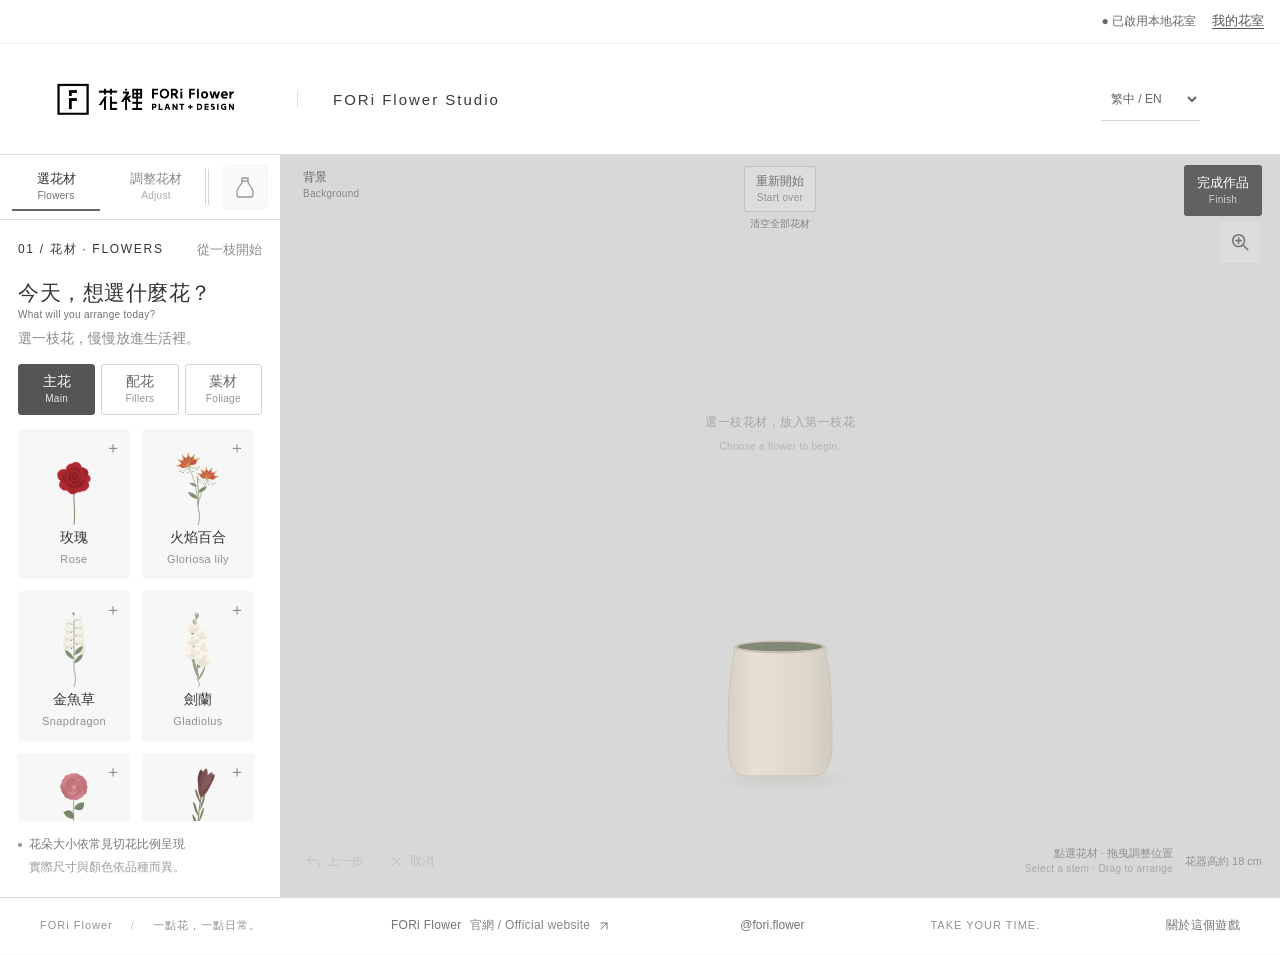
<file: index.html>
<!doctype html>
<html lang="zh-Hant"><head><meta charset="utf-8"><meta name="viewport" content="width=device-width,initial-scale=1"><title>FORi Flower Studio</title><meta name="description" content="FORi Flower Studio 線上插花體驗：挑選花材、搭配花器，製作專屬花藝作品與電子賀卡。"><link rel="icon" href="data:image/svg+xml,%3Csvg xmlns='http://www.w3.org/2000/svg' viewBox='0 0 32 32'%3E%3Cpath fill='%232b332d' d='M0 0h32v32H0z'/%3E%3Cpath fill='white' d='M9 7h15v4H13v5h9v4h-9v7H9z'/%3E%3C/svg%3E"><meta property="og:type" content="website"><meta property="og:locale" content="zh_TW"><meta property="og:site_name" content="FORi Flower Studio"><meta property="og:title" content="FORi Flower Studio"><meta property="og:description" content="挑選花材、搭配花器，製作專屬花藝作品與電子賀卡。"><meta property="og:url" content="https://fori-flower-studio.sunky-chen-sc.chatgpt.site/"><meta property="og:image" content="https://fori-flower-studio.sunky-chen-sc.chatgpt.site/fori-logo.png"><meta property="og:image:alt" content="FORi Flower Studio"><meta name="twitter:card" content="summary"><meta name="twitter:title" content="FORi Flower Studio"><meta name="twitter:description" content="挑選花材、搭配花器，製作專屬花藝作品與電子賀卡。"><link rel="stylesheet" href="style.css?v=330"><style>#retry-card[hidden]{display:none}</style><link rel="stylesheet" href="about.css?v=269"><link rel="stylesheet" href="utility-menu.css?v=269"><link rel="stylesheet" href="site-header.css?v=269"><link rel="stylesheet" href="flower-room.css?v=272"><link rel="stylesheet" href="account-bar.css?v=284"><link rel="stylesheet" href="site-footer.css?v=288"><link rel="stylesheet" href="locale.css?v=297"><script src="locale-extra.js?v=333"></script><script src="locale.js?v=297"></script><link rel="stylesheet" href="story-editor.css?v=301"><link rel="stylesheet" href="story-letter.css?v=308"><script src="analytics.js?v=312"></script></head>
<body data-panel="materials"><svg width="0" height="0" aria-hidden="true" style="position:absolute"><defs id="palette"></defs><defs><filter id="blue-screen-key" color-interpolation-filters="sRGB"><feColorMatrix type="matrix" values="1 0 0 0 0 0 1 0 0 0 0 0 1 0 0 8 8 -8 0 0"/><feComposite in2="SourceGraphic" operator="in"/></filter><filter id="botanical-key" color-interpolation-filters="sRGB"><feColorMatrix in="SourceGraphic" type="matrix" values="0 0 0 0 0 0 0 0 0 0 0 0 0 0 0 -8 8 0 0 -.04" result="green-mask"/><feColorMatrix in="SourceGraphic" type="matrix" values="0 0 0 0 0 0 0 0 0 0 0 0 0 0 0 8 0 -8 0 -.04" result="warm-mask"/><feComposite in="green-mask" in2="warm-mask" operator="arithmetic" k2="1" k3="1" result="color-mask"/><feComponentTransfer in="color-mask" result="solid-mask"><feFuncA type="linear" slope="4" intercept="0"/></feComponentTransfer><feComposite in="SourceGraphic" in2="solid-mask" operator="in"/></filter><filter id="flower-sprite-key" color-interpolation-filters="sRGB"><feColorMatrix in="SourceGraphic" type="matrix" values="0 0 0 0 0 0 0 0 0 0 0 0 0 0 0 -8 8 0 0 -.24" result="green-mask"/><feColorMatrix in="SourceGraphic" type="matrix" values="0 0 0 0 0 0 0 0 0 0 0 0 0 0 0 8 0 -8 0 -.24" result="warm-mask"/><feComposite in="green-mask" in2="warm-mask" operator="arithmetic" k2="1" k3="1" result="color-mask"/><feComponentTransfer in="color-mask" result="solid-mask"><feFuncA type="linear" slope="2" intercept="0"/></feComponentTransfer><feColorMatrix in="SourceGraphic" type="matrix" values="0 0 0 0 0 0 0 0 0 0 0 0 0 0 0 -4 -4 -4 0 3.3" result="dark-mask"/><feComposite in="solid-mask" in2="dark-mask" operator="arithmetic" k2="1" k3="1" result="flower-mask"/><feComposite in="SourceGraphic" in2="flower-mask" operator="in"/></filter><filter id="clean-botanical-key" color-interpolation-filters="sRGB"><feColorMatrix in="SourceGraphic" type="matrix" values="0 0 0 0 0 0 0 0 0 0 0 0 0 0 0 -8 8 0 0 -.18" result="green-mask"/><feColorMatrix in="SourceGraphic" type="matrix" values="0 0 0 0 0 0 0 0 0 0 0 0 0 0 0 8 0 -8 0 -.18" result="warm-mask"/><feComposite in="green-mask" in2="warm-mask" operator="arithmetic" k2="1" k3="1" result="color-mask"/><feComponentTransfer in="color-mask" result="solid-mask"><feFuncA type="linear" slope="1.5" intercept="0"/></feComponentTransfer><feComposite in="SourceGraphic" in2="solid-mask" operator="in"/></filter><filter id="bird-stem-key" color-interpolation-filters="sRGB"><feColorMatrix in="SourceGraphic" type="matrix" values="0 0 0 0 0 0 0 0 0 0 0 0 0 0 0 -8 8 0 0 -.18" result="green-mask"/><feColorMatrix in="SourceGraphic" type="matrix" values="0 0 0 0 0 0 0 0 0 0 0 0 0 0 0 8 0 -8 0 -.18" result="warm-mask"/><feComposite in="green-mask" in2="warm-mask" operator="arithmetic" k2="1" k3="1" result="color-mask"/><feColorMatrix in="SourceGraphic" type="matrix" values="0 0 0 0 0 0 0 0 0 0 0 0 0 0 0 0 -8 8 0 -.18" result="blue-mask"/><feComposite in="color-mask" in2="blue-mask" operator="arithmetic" k2="1" k3="1" result="bird-mask"/><feComponentTransfer in="bird-mask" result="solid-mask"><feFuncA type="linear" slope="1.5" intercept="0"/></feComponentTransfer><feComposite in="SourceGraphic" in2="solid-mask" operator="in"/></filter><filter id="gypsophila-neutral" color-interpolation-filters="sRGB"><feColorMatrix in="SourceGraphic" type="matrix" values="0 0 0 0 1 0 0 0 0 1 0 0 0 0 1 32 -32 0 0 0" result="warm"/><feComposite in="warm" in2="SourceAlpha" operator="in" result="mask"/><feColorMatrix in="SourceGraphic" type="saturate" values="0" result="neutral"/><feComposite in="neutral" in2="mask" operator="in" result="neutral-parts"/><feComposite in="SourceGraphic" in2="mask" operator="out"/><feComposite in2="neutral-parts" operator="arithmetic" k2="1" k3="1"/></filter><filter id="clean-cutout-edge" x="-2%" y="-2%" width="104%" height="104%" color-interpolation-filters="sRGB"><feMorphology in="SourceAlpha" operator="erode" radius="1.1" result="inset"/><feComposite in="SourceGraphic" in2="inset" operator="in"/></filter><filter id="grass-key" color-interpolation-filters="sRGB"><feColorMatrix in="SourceGraphic" type="matrix" values="0 0 0 0 0 0 0 0 0 0 0 0 0 0 0 -8 8 0 0 -.08" result="green-mask"/><feColorMatrix in="SourceGraphic" type="matrix" values="0 0 0 0 0 0 0 0 0 0 0 0 0 0 0 8 0 -8 0 -.08" result="warm-mask"/><feComposite in="green-mask" in2="warm-mask" operator="arithmetic" k2="1" k3="1" result="color-mask"/><feComponentTransfer in="color-mask" result="solid-mask"><feFuncA type="linear" slope="4" intercept="0"/></feComponentTransfer><feComposite in="SourceGraphic" in2="solid-mask" operator="in"/></filter></defs></svg><header><img src="fori-logo.png" alt="FORi Flower"><span class="header-title" translate="no" lang="en">FORi Flower Studio</span><div class="header-end"><label class="language-control"><span class="sr-only">語言 / Language</span><select id="language-select" aria-label="語言 / Language"><option value="default">繁中 / EN</option><option value="en" lang="en">English</option><option value="ja" lang="ja">日本語</option><option value="ko" lang="ko">한국어</option><option value="fr" lang="fr">Français</option><option value="de" lang="de">Deutsch</option><option value="es" lang="es">Español</option><option value="it" lang="it">Italiano</option><option value="pt" lang="pt">Português</option><option value="ru" lang="ru">Русский</option></select></label><details class="utility-menu"><summary aria-label="開啟功能選單" title="功能選單"><svg width="20" height="20" viewBox="0 0 24 24" fill="none" stroke="currentColor" stroke-width="1.5" stroke-linecap="round" aria-hidden="true"><path d="M5 6h14M5 12h14M5 18h14"/></svg></summary><div class="utility-panel"><a class="gallery-link" href="gallery.html" target="_blank" rel="noopener"><svg class="nav-icon" viewBox="0 0 24 24" width="17" height="17" fill="none" stroke="currentColor" stroke-width="1.4" stroke-linecap="round" stroke-linejoin="round" aria-hidden="true"><rect x="3" y="3" width="18" height="18" rx="2"/><circle cx="8" cy="8" r="1.5"/><path d="m4 17 5-5 4 4 3-3 4 4"/></svg><span>參考作品</span></a><a class="gallery-link postcard-link taiwan-only" href="postcards.html" target="_blank" rel="noopener"><svg class="nav-icon" viewBox="0 0 24 24" width="17" height="17" fill="none" stroke="currentColor" stroke-width="1.4" stroke-linecap="round" stroke-linejoin="round" aria-hidden="true"><rect x="2" y="5" width="20" height="14" rx="2"/><path d="M12 7v10M15 13h4M15 16h3"/><rect x="16" y="7" width="3" height="3"/></svg><span>明信片</span></a><button id="sound-toggle" type="button" aria-pressed="true" aria-label="關閉背景音樂與音效">開啟聲音 · Play sound</button></div></details><span class="edition">NO. 004</span></div></header>
<main><nav class="mobile-tabs" role="tablist" aria-label="插花工具"><button id="materials-tab" role="tab" aria-selected="true" aria-controls="materials-panel" aria-label="選花材" title="選花材"><svg class="tool-switch-icon" viewBox="0 0 24 24" fill="none" stroke="currentColor" stroke-width="1.3" stroke-linecap="round" stroke-linejoin="round" aria-hidden="true"><ellipse cx="12" cy="5.8" rx="1.8" ry="3.2" transform="rotate(0 12 12)"/><ellipse cx="12" cy="5.8" rx="1.8" ry="3.2" transform="rotate(45 12 12)"/><ellipse cx="12" cy="5.8" rx="1.8" ry="3.2" transform="rotate(90 12 12)"/><ellipse cx="12" cy="5.8" rx="1.8" ry="3.2" transform="rotate(135 12 12)"/><ellipse cx="12" cy="5.8" rx="1.8" ry="3.2" transform="rotate(180 12 12)"/><ellipse cx="12" cy="5.8" rx="1.8" ry="3.2" transform="rotate(225 12 12)"/><ellipse cx="12" cy="5.8" rx="1.8" ry="3.2" transform="rotate(270 12 12)"/><ellipse cx="12" cy="5.8" rx="1.8" ry="3.2" transform="rotate(315 12 12)"/><circle cx="12" cy="12" r="2.2"/></svg><span class="tool-switch-label">選花材<span class="en-caption" lang="en">Flowers</span></span></button><button id="adjust-tab" role="tab" aria-selected="false" aria-controls="adjust-panel">調整花材<span class="en-caption" lang="en">Adjust</span></button><button id="vase-tab" role="tab" aria-selected="false" aria-controls="vase-panel" aria-label="選擇容器" title="選擇容器"><svg class="tool-switch-icon" viewBox="0 0 24 24" fill="none" stroke="currentColor" stroke-width="1.3" stroke-linecap="round" stroke-linejoin="round" aria-hidden="true"><path d="M9 3h6v4c0 3 5 5 5 10v3a2 2 0 0 1-2 2H6a2 2 0 0 1-2-2v-3c0-5 5-7 5-10Z"/><path d="M9 6h6"/></svg><span class="tool-switch-label">選擇容器<span class="en-caption" lang="en">Containers</span></span></button></nav><aside class="materials" id="materials-panel"><div class="section-top"><span class="eyebrow">01 / 花材 · FLOWERS</span><span class="small">從一枝開始</span></div><h1>今天，想選什麼花？<span class="en-caption" lang="en">What will you arrange today?</span></h1><p class="intro">選一枝花，慢慢放進生活裡。</p><div class="material-categories" role="group" aria-label="花材分類"><button id="category-main" aria-pressed="true" aria-controls="catalog">主花<span class="en-caption" lang="en">Main</span></button><button id="category-filler" aria-pressed="false" aria-controls="catalog">配花<span class="en-caption" lang="en">Fillers</span></button><button id="category-foliage" aria-pressed="false" aria-controls="catalog">葉材<span class="en-caption" lang="en">Foliage</span></button></div><div id="catalog" class="catalog"></div><div class="material-note"><span class="note-dot"></span>花朵大小依常見切花比例呈現<br><span>實際尺寸與顏色依品種而異。</span></div></aside>
<aside id="vase-panel" class="vase-panel"><div class="section-top"><span class="eyebrow">03 / 容器 · CONTAINERS</span></div><h1>選擇容器<span class="en-caption" lang="en">Choose a container</span></h1><div class="material-categories vessel-categories" role="group" aria-label="容器分類"><button type="button" id="vessel-category-vessel" aria-pressed="true">花器<span class="en-caption" lang="en">Vases</span></button><button type="button" id="vessel-category-bouquet" aria-pressed="false">花束<span class="en-caption" lang="en">Bouquets</span></button><button type="button" id="vessel-category-imagination" aria-pressed="false">想像力<span class="en-caption" lang="en">Imagination</span></button><button type="button" id="vessel-category-halloween" aria-pressed="false">萬聖節<span class="en-caption" lang="en">Halloween</span></button></div><p class="vase-color-label">花器顏色<span class="en-caption" lang="en">Vase color</span></p><select id="vase-select" translate="no" hidden aria-hidden="true" tabindex="-1"><option value="ghost">Ghost</option><option value="pumpkin">Pumpkin</option><option value="dogskull" disabled hidden>Dog Skull</option><option value="ring">Ring</option><option value="pitcher">Round Pitcher</option><option value="sphere">Round Neck</option><option value="footbowl">Footed Bowl</option><option value="urnlow">Goblet Low</option><option value="urnhigh">Goblet Tall</option><option value="classic">Classic</option><option value="petite">Slim Neck</option><option value="slim">Mini</option><option value="bud">Mini Neck</option><option value="columnlow">Slender Low</option><option value="columnhigh">Slender Tall</option><option value="mug">Mug</option><option value="bowl">Bowl</option><option value="paper">Paper</option><option value="canvaswrap">Canvas</option><option value="naked">Naked</option><option value="television">Vintage TV</option><option value="poodle">Poodle</option><option value="typewriter">Typewriter</option><option value="swing" disabled hidden>Swing</option></select><div class="vase-colors" role="group" aria-label="花器顏色"><button type="button" id="vase-color-ivory" class="vase-color" style="--vase-chip:#e1dbcf" aria-label="米白色" title="米白色" aria-pressed="true"><span aria-hidden="true"></span></button><button type="button" id="vase-color-gray" class="vase-color" style="--vase-chip:#c1c1bf" aria-label="淺灰色" title="淺灰色" aria-pressed="false"><span aria-hidden="true"></span></button><button type="button" id="vase-color-black" class="vase-color" style="--vase-chip:#343633" aria-label="黑色" title="黑色" aria-pressed="false"><span aria-hidden="true"></span></button></div><div class="vase-catalog" role="group" aria-label="花器款式"><button class="vase-card" id="vase-card-ghost" type="button" aria-label="幽靈花器" aria-pressed="false"></button><button class="vase-card" id="vase-card-pumpkin" type="button" aria-label="南瓜花器" aria-pressed="false"></button><button class="vase-card" id="vase-card-dogskull" hidden disabled type="button" aria-label="狗頭骨花器" aria-pressed="false"></button><button class="vase-card" id="vase-card-ring" type="button" aria-label="圓環瓶" aria-pressed="false"></button><button class="vase-card" id="vase-card-pitcher" type="button" aria-label="帶把球腹瓶" aria-pressed="false"></button><button class="vase-card" id="vase-card-sphere" type="button" aria-label="直頸球腹瓶" aria-pressed="false"></button><button class="vase-card" id="vase-card-footbowl" type="button" aria-label="高腳碗" aria-pressed="false"></button><button class="vase-card" id="vase-card-urnlow" type="button" aria-label="低高腳杯" aria-pressed="false"></button><button class="vase-card" id="vase-card-urnhigh" type="button" aria-label="高高腳杯" aria-pressed="false"></button><button class="vase-card" id="vase-card-classic" type="button" aria-pressed="false"></button><button class="vase-card" id="vase-card-petite" type="button" aria-pressed="false"></button><button class="vase-card" id="vase-card-slim" type="button" aria-pressed="false"></button><button class="vase-card" id="vase-card-bud" type="button" aria-pressed="false"></button><button class="vase-card" id="vase-card-columnlow" type="button" aria-pressed="false"></button><button class="vase-card" id="vase-card-columnhigh" type="button" aria-pressed="false"></button><button class="vase-card" id="vase-card-mug" type="button" aria-pressed="false"></button><button class="vase-card" id="vase-card-bowl" type="button" aria-pressed="false"></button><button class="vase-card" id="vase-card-paper" type="button" aria-pressed="false"></button><button class="vase-card" id="vase-card-canvaswrap" type="button" aria-pressed="false"></button><button class="vase-card" id="vase-card-naked" type="button" aria-pressed="false"></button><button class="vase-card" id="vase-card-television" type="button" aria-pressed="false"></button><button class="vase-card" id="vase-card-poodle" type="button" aria-pressed="false"></button><button class="vase-card" id="vase-card-typewriter" type="button" aria-pressed="false"></button><button class="vase-card" id="vase-card-swing" type="button" aria-pressed="false"></button></div></aside><section class="workspace" aria-label="插花工作區"><div class="work-top"><div class="work-left-tools"><div class="background-tools"><button type="button" id="background-toggle" aria-expanded="false" aria-controls="background-options">背景<span class="en-caption" lang="en">Background</span></button><div id="background-options" role="group" aria-label="背景顏色" hidden><button type="button" id="background-default" class="background-chip" style="--background-chip:#d8d8d8" aria-label="預設灰" title="預設灰" aria-pressed="true"><span aria-hidden="true"></span></button><button type="button" id="background-charcoal" class="background-chip" style="--background-chip:#292929" aria-label="近黑深灰" title="近黑深灰" aria-pressed="false"><span aria-hidden="true"></span></button></div></div></div><div class="work-reset-tools"><button id="reset" class="text-button" aria-describedby="reset-hint">重新開始<span class="en-caption" lang="en">Start over</span></button><small id="reset-hint">清空全部花材</small></div><div class="work-right-tools"><div class="vase-tools"><button id="finish">完成作品<span class="en-caption" lang="en">Finish</span></button></div><div class="canvas-tools"><span id="zoom-help" role="status"></span><button id="zoom-canvas" aria-pressed="false" aria-controls="scene" aria-label="放大畫布" title="放大畫布"><svg viewBox="0 0 24 24" width="22" height="22" fill="none" stroke="currentColor" stroke-width="1.7" stroke-linecap="round" aria-hidden="true"><circle cx="10.5" cy="10.5" r="6.5"/><path d="m15.5 15.5 5 5M7.5 10.5h6"/><path class="zoom-plus" d="M10.5 7.5v6"/></svg></button></div></div></div><div class="artboard"><svg id="scene" viewBox="0 0 660 720" role="img" aria-label="可拖曳花材的插花畫布"><defs><radialGradient id="shadow"><stop stop-color="#a6a79a" stop-opacity=".25"/><stop offset="1" stop-color="#a6a79a" stop-opacity="0"/></radialGradient></defs><ellipse id="vase-shadow" cx="335" cy="655" rx="145" ry="24" fill="url(#shadow)"/><g id="vase-back" pointer-events="none"><ellipse cx="330" cy="486" rx="58" ry="11" fill="#c9c0b2"/><ellipse cx="330" cy="486.5" rx="50" ry="6.5" fill="#8a917d"/></g><g id="stems"></g><g id="flowers"></g><g id="vase-front" pointer-events="none"><path d="M272 486 A58 11 0 0 0 388 486 C389 515 401 552 396 594 Q393 629 378 641 Q330 658 282 641 Q267 629 264 594 C259 552 271 515 272 486 Z" fill="#e1dbcf" stroke="#c7beaf" stroke-width="1"/><path d="M272 486 A58 11 0 0 0 388 486 L380 486.5 A50 6.5 0 0 1 280 486.5 Z" fill="#c9c0b2"/><path d="M281 638 Q330 651 379 638" stroke="#d3cabd" stroke-width="1.5" fill="none"/></g><g id="front-flowers"></g></svg><div id="empty" class="empty"><small>選一枝花材，放入第一枝花<span class="en-caption" lang="en">Choose a flower to begin.</span></small></div></div><div id="cat-visitor" class="cat-visitor" aria-hidden="true" hidden><div class="cat-peek"><img src="assets/curious-cat.webp" alt="" width="130" height="130" draggable="false"><div class="cat-bubble"><span>喵～</span><button id="cat-mute" type="button" tabindex="-1" aria-label="關閉貓咪音效" aria-pressed="true">♪</button></div></div></div><div class="work-bottom"><div class="work-edit-actions"><button id="undo" class="text-button edit-icon" aria-label="上一步" title="上一步" disabled><svg viewBox="0 0 24 24" width="17" height="17" fill="none" stroke="currentColor" stroke-width="1.4" stroke-linecap="round" stroke-linejoin="round" aria-hidden="true"><path d="M8 5 3 10l5 5M3 10h10a7 7 0 0 1 7 7v2"/></svg><span>上一步</span></button><button id="delete-selected" class="text-button edit-icon" aria-label="取消選取的花材" title="取消選取的花材" disabled><svg viewBox="0 0 24 24" width="17" height="17" fill="none" stroke="currentColor" stroke-width="1.4" stroke-linecap="round" stroke-linejoin="round" aria-hidden="true"><path d="m6 6 12 12M18 6 6 18"/></svg><span>取消</span></button></div><span id="count" hidden>00 枝花材</span><span>點選花材 · 拖曳調整位置<span class="en-caption" lang="en">Select a stem · Drag to arrange</span></span><span class="scale" id="vase-scale">花器高約 18 cm</span></div></section>
<aside class="inspector" id="adjust-panel"><div class="section-top"><span class="eyebrow">02 / 調整 · ADJUST</span><select id="selection-number" aria-label="選取花材"><option value="">尚未選取</option></select></div><div id="no-selection"><div class="plus">＋</div><p>選一枝，隨心調整。</p><span class="small">加入花材後，可更換顏色、<br>調整高度與傾斜角度。<span class="en-caption" lang="en">Add a stem, then adjust its color, height and angle.</span></span></div><div id="controls" hidden><div id="selected-preview"></div><h2 id="selected-name"></h2><p id="selected-en" class="english"></p><label class="color-label">花色 <span class="en-inline" lang="en">Color</span> <span id="color-name" class="small"></span></label><div id="swatches"></div><div class="range-control height-control"><div class="range-label"><label for="height">花材高度<span class="en-caption" lang="en">Height</span></label><output id="height-value"></output></div><input id="height" type="range" min="40" max="390" step="1"></div><div class="range-control angle-control"><div class="range-label"><label for="angle">傾斜角度<span class="en-caption" lang="en">Angle</span></label><output id="angle-value"></output></div><input id="angle" type="range" min="-75" max="75" step="1"></div><div class="layer-buttons"><button id="back">最後<span class="en-caption" lang="en">To back</span></button><button id="front">最前<span class="en-caption" lang="en">To front</span></button></div><button id="remove" class="remove">移除這枝花材 <span>−</span><span class="en-caption" lang="en">Remove stem</span></button></div><div class="aside-footer">不需要標準答案。<br>喜歡的樣子，就是好看的樣子。</div></aside></main><footer class="site-footer"><span>FORi Flower <span class="footer-sep">/</span> 一點花，一點日常。</span><a class="official-site" href="https://www.foriflower.com/" target="_blank" rel="noopener noreferrer" aria-label="FORi Flower 官網 · Official website（另開分頁 / opens in a new tab）">FORi Flower <span>官網 / <span lang="en">Official website</span></span> <svg width="12" height="12" viewBox="0 0 16 16" fill="none" stroke="currentColor" stroke-width="1.3" stroke-linecap="round" stroke-linejoin="round" aria-hidden="true"><path d="M4 12 12 4M4 4h8v8"/></svg></a><a class="brand-instagram" href="https://www.instagram.com/fori.flower/" target="_blank" rel="noopener noreferrer" aria-label="FORi Flower Instagram" translate="no">@fori.flower</a><span>TAKE YOUR TIME.</span><a class="about-footer-link" href="about.html" target="_blank" rel="noopener">關於這個遊戲</a></footer><div id="status" class="sr-only" role="status"></div><dialog id="card-dialog" aria-labelledby="card-title"><div class="card-tools"><h2 id="card-title">把花送給你<span class="en-caption" lang="en">A gift of flowers</span></h2><button id="close-card" aria-label="返回編輯">返回編輯 ×<span class="en-caption" lang="en">Back to editing</span></button></div><div class="card-layout"><div class="card-form"><section class="finish-section finish-greeting" aria-labelledby="greeting-heading"><h3 id="greeting-heading">賀卡資訊<span class="en-caption" lang="en">Greeting card</span></h3><label for="card-to">送給<span class="en-caption" lang="en">To</span></label><input id="card-to" maxlength="30" placeholder="給親愛的你"><label for="card-message">祝福的話（最多三行）<span class="en-caption" lang="en">Message · up to 3 lines</span></label><textarea id="card-message" maxlength="120" rows="3" aria-describedby="message-help" placeholder="願你的每一天，都有花開。"></textarea><small id="message-help">保留手動斷行，文字自動換行也計入三行上限。<span class="en-caption" lang="en">Line breaks and wrapped text both count toward the three-line limit.</span></small><label for="card-from">署名<span class="en-caption" lang="en">From</span></label><input id="card-from" maxlength="30" placeholder="你的名字"><p id="card-status" role="status"></p><button id="retry-card" class="card-action" hidden><svg class="action-icon" width="17" height="17" viewBox="0 0 24 24" fill="none" stroke="currentColor" stroke-width="1.5" stroke-linecap="round" stroke-linejoin="round" aria-hidden="true"><path d="M19 7v5h-5M5 17v-5h5"/><path d="M6.1 8a7 7 0 0 1 11.6-2L19 8M5 16l1.3 2A7 7 0 0 0 17.9 16"/></svg><span>重新產生<span class="en-caption" lang="en">Try again</span></span></button></section><section class="finish-section finish-download" aria-labelledby="save-heading"><h3 id="save-heading">保存作品<span class="en-caption" lang="en">Save your creation</span></h3><button id="download-card" class="card-action"><svg class="action-icon" width="17" height="17" viewBox="0 0 24 24" fill="none" stroke="currentColor" stroke-width="1.5" stroke-linecap="round" stroke-linejoin="round" aria-hidden="true"><path d="M12 3v12m-4-4 4 4 4-4M5 16v4h14v-4"/></svg><span>下載圖片<span class="en-caption" lang="en">Download image</span></span></button><button id="share-card" class="card-action"><svg class="action-icon" width="17" height="17" viewBox="0 0 24 24" fill="none" stroke="currentColor" stroke-width="1.5" stroke-linecap="round" stroke-linejoin="round" aria-hidden="true"><path d="M12 15V3m-4 4 4-4 4 4M7 10H5v11h14V10h-2"/></svg><span>分享圖片<span class="en-caption" lang="en">Share image</span></span></button><div class="replay-tools"><button id="make-replay" type="button" class="card-action"><svg width="16" height="16" viewBox="0 0 16 16" fill="none" stroke="currentColor" aria-hidden="true"><rect x="1" y="3" width="10" height="10" rx="1"/><path d="m11 6 4-2v8l-4-2"/></svg><span>製作創作影片</span></button><p id="replay-status" role="status">約 8 秒直式回放，最後停留展示作品。</p><video id="replay-preview" controls playsinline muted hidden></video><a id="download-replay" hidden>下載創作影片</a></div></section><section class="flower-room-save finish-section finish-room" aria-labelledby="room-heading"><h3 id="room-heading">存入我的花室<span class="en-caption" lang="en">My flower room</span></h3><label for="room-save-title">作品名稱（選填）</label><input id="room-save-title" maxlength="80" placeholder="今天的花"><aside class="room-privacy" aria-label="作品隱私與使用說明"><strong>作品不公開</strong><p>作品不會公開展示。未經你的同意，網站管理者也無法查看作品內容。</p><p>你的創作仍屬於你。花裡 FORi Flower 未經你的同意，不會將作品公開、用於宣傳或製作商品。</p></aside><label class="room-consent"><input id="room-management-consent" type="checkbox">我同意網站管理者查看與管理我的作品。</label><button id="room-save" type="button">存入我的花室</button><p id="room-save-status" role="status">保存後可繼續編輯，不會自動公開投稿。</p><a href="my-flower-room.html">查看我的花室 ↗</a></section><section class="postcard-download finish-section finish-print" aria-labelledby="print-heading"><h3 id="print-heading">下載明信片用檔案<span class="en-caption" lang="en">Postcard file</span></h3><button id="download-print" class="card-action" type="button" disabled><svg class="nav-icon" viewBox="0 0 24 24" width="17" height="17" fill="none" stroke="currentColor" stroke-width="1.4" stroke-linecap="round" stroke-linejoin="round" aria-hidden="true"><rect x="2" y="5" width="20" height="14" rx="2"/><path d="M12 7v10M15 13h4M15 16h3"/><rect x="16" y="7" width="3" height="3"/></svg><span>下載明信片用檔案<span class="en-caption" lang="en">Download postcard file</span></span></button><a class="print-guide-link taiwan-only" href="postcards.html" target="_blank" rel="noopener">明信片列印教學</a><p id="print-status" role="status"></p></section><div class="card-brand-links"><a class="brand-instagram" href="https://www.instagram.com/fori.flower/" target="_blank" rel="noopener noreferrer" aria-label="FORi Flower Instagram" translate="no">@fori.flower</a><a class="card-official" href="https://www.foriflower.com/" target="_blank" rel="noopener noreferrer" aria-label="FORi Flower 官網 · Official website（另開分頁 / opens in a new tab）"><span>FORi Flower 官網<span class="en-caption" lang="en">Official website</span></span><svg width="13" height="13" viewBox="0 0 16 16" fill="none" stroke="currentColor" stroke-width="1.3" stroke-linecap="round" stroke-linejoin="round" aria-hidden="true"><path d="M4 12 12 4M4 4h8v8"/></svg></a></div></div><figure class="card-preview-wrap"><img id="card-preview" alt="直式花藝賀卡預覽"><figcaption>想把這份花送給朋友？在「賀卡資訊」寫下祝福，讓心意一起送達。<span class="en-caption" lang="en">Sending these flowers to a friend? Add a personal message in Greeting card.</span></figcaption></figure></div></dialog><script src="sound.js?v=40"></script><script src="rose-renderer.js?v=1"></script><script src="app.js?v=334"></script><script src="card.js?v=312"></script><script src="cat.js?v=38"></script><script src="replay.js?v=5"></script><script src="print-region.js?v=1"></script><script src="utility-menu.js?v=4"></script><script type="module" src="flower-room-editor.mjs?v=312"></script><script src="account-bar.js?v=297"></script></body></html>
</file>
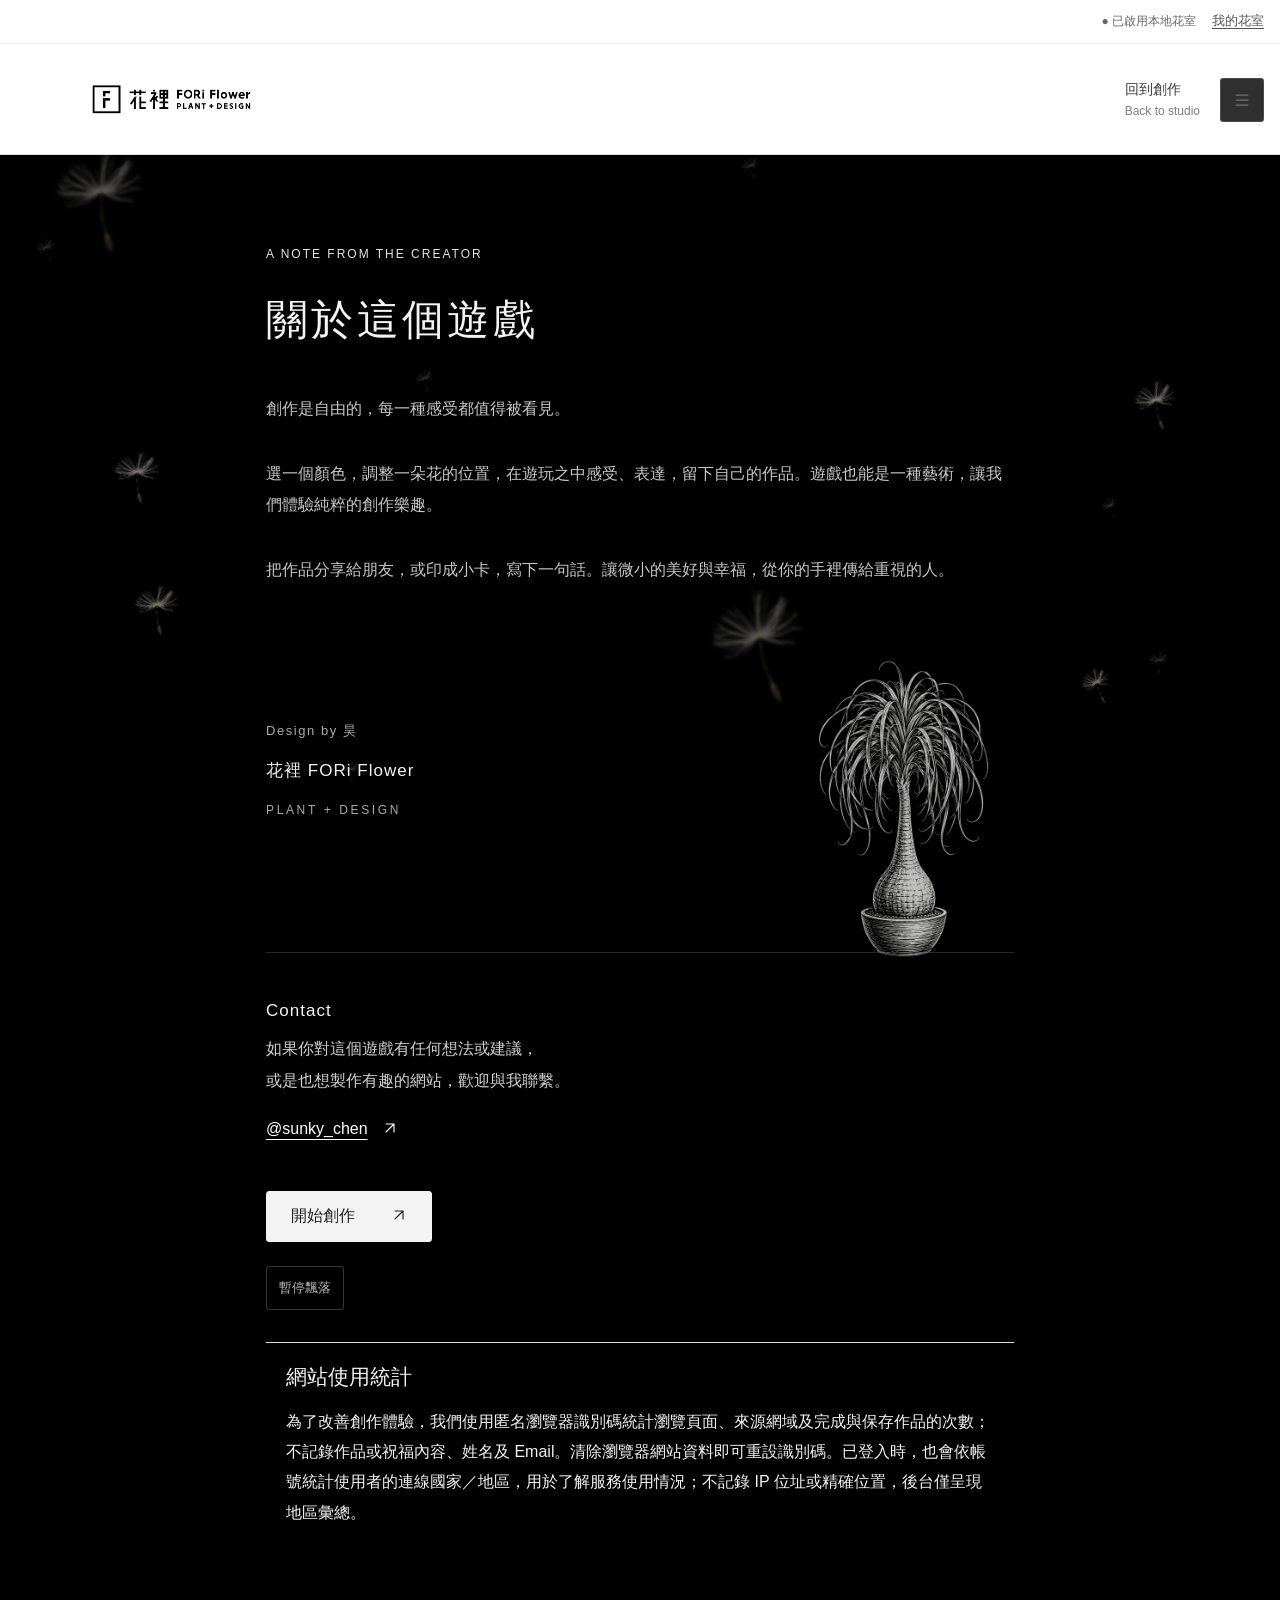
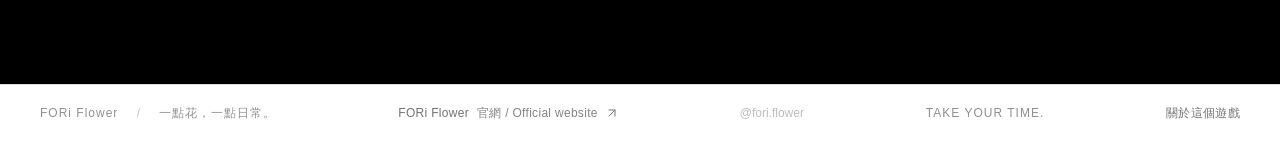
<file: about.html>
<!doctype html>
<html lang="zh-Hant" class="about-dark"><head><meta charset="utf-8"><meta name="viewport" content="width=device-width,initial-scale=1"><title>關於這個遊戲｜FORi Flower</title><meta name="description" content="花裡 FORi Flower 的創作初衷：讓每個人從一朵花開始體驗創作，把微小的美好與幸福傳給重視的人。"><link rel="stylesheet" href="gallery.css?v=269"><link rel="stylesheet" href="about.css?v=269"><link rel="stylesheet" href="utility-menu.css?v=269"><link rel="stylesheet" href="site-header.css?v=269"><link rel="stylesheet" href="account-bar.css?v=284"><link rel="stylesheet" href="site-footer.css?v=288"><link rel="stylesheet" href="locale.css?v=297"><script src="locale-extra.js?v=333"></script><script src="locale.js?v=297"></script><script src="analytics.js?v=312"></script></head>
<body data-soundscape="ethereal"><div class="falling-petals" aria-hidden="true"></div><header><a class="brand" href="index.html" aria-label="FORi Flower 首頁"><img src="fori-logo.png" alt="FORi Flower"></a><a class="return" href="index.html">回到創作 <span>Back to studio</span></a><details class="utility-menu"><summary aria-label="開啟功能選單" title="功能選單"><svg width="20" height="20" viewBox="0 0 24 24" fill="none" stroke="currentColor" stroke-width="1.5" stroke-linecap="round" aria-hidden="true"><path d="M5 6h14M5 12h14M5 18h14"/></svg></summary><div class="utility-panel"><a href="gallery.html"><svg class="nav-icon" viewBox="0 0 24 24" width="17" height="17" fill="none" stroke="currentColor" stroke-width="1.4" stroke-linecap="round" stroke-linejoin="round" aria-hidden="true"><rect x="3" y="3" width="18" height="18" rx="2"/><circle cx="8" cy="8" r="1.5"/><path d="m4 17 5-5 4 4 3-3 4 4"/></svg>參考作品</a><a href="postcards.html" class="taiwan-only"><svg class="nav-icon" viewBox="0 0 24 24" width="17" height="17" fill="none" stroke="currentColor" stroke-width="1.4" stroke-linecap="round" stroke-linejoin="round" aria-hidden="true"><rect x="2" y="5" width="20" height="14" rx="2"/><path d="M12 7v10M15 13h4M15 16h3"/><rect x="16" y="7" width="3" height="3"/></svg>明信片</a><button id="sound-toggle" type="button" aria-pressed="false" aria-label="開啟背景音樂與音效">開啟聲音 · Play sound</button></div></details></header>
<main class="about-page"><article><p class="eyebrow">A NOTE FROM THE CREATOR</p><h1>關於這個遊戲</h1>
<section class="creator-note"><p>創作是自由的，每一種感受都值得被看見。</p></section>
<section class="creator-note"><p>選一個顏色，調整一朵花的位置，在遊玩之中感受、表達，留下自己的作品。遊戲也能是一種藝術，讓我們體驗純粹的創作樂趣。</p></section>
<section class="creator-note"><p>把作品分享給朋友，或印成小卡，寫下一句話。讓微小的美好與幸福，從你的手裡傳給重視的人。</p></section>

<div class="creator-signature-row"><p class="creator-signature"><span class="design-credit">Design by 昊</span>花裡 FORi Flower<span class="creator-tagline">PLANT + DESIGN</span></p><svg class="creator-palm" viewBox="0 0 1024 1536" role="img" aria-label="單色版畫風的酒瓶蘭插圖"><defs><filter id="palm-ink" color-interpolation-filters="sRGB"><feColorMatrix type="matrix" values="0 0 0 0 .95 0 0 0 0 .95 0 0 0 0 .94 .2126 .7152 .0722 0 0"/></filter></defs><image href="assets/ponytail-palm-woodcut.png" width="1024" height="1536" filter="url(#palm-ink)"/></svg></div><section class="creator-contact" aria-label="與創作者聊聊"><h2>Contact</h2><p>如果你對這個遊戲有任何想法或建議，<br>或是也想製作有趣的網站，歡迎與我聯繫。</p><a href="https://www.instagram.com/sunky_chen/" target="_blank" rel="noopener noreferrer">@sunky_chen <span aria-hidden="true"><svg aria-hidden="true" width="1em" height="1em" viewBox="0 0 24 24" fill="none" stroke="currentColor" stroke-width="1.7" stroke-linecap="round" stroke-linejoin="round" style="display:inline-block;vertical-align:-.12em;flex-shrink:0"><path d="M6 18 18 6M6 6h12v12"/></svg></span></a></section><a class="about-start" href="index.html">開始創作 <span aria-hidden="true"><svg aria-hidden="true" width="1em" height="1em" viewBox="0 0 24 24" fill="none" stroke="currentColor" stroke-width="1.7" stroke-linecap="round" stroke-linejoin="round" style="display:inline-block;vertical-align:-.12em;flex-shrink:0"><path d="M6 18 18 6M6 6h12v12"/></svg></span></a><div class="about-animation-control"><button id="petals-toggle" type="button" aria-pressed="false">暫停飄落</button></div></article><section style="max-width:760px;margin:32px auto;padding:20px;border-top:1px solid #ddd"><h2>網站使用統計</h2><p>為了改善創作體驗，我們使用匿名瀏覽器識別碼統計瀏覽頁面、來源網域及完成與保存作品的次數；不記錄作品或祝福內容、姓名及 Email。清除瀏覽器網站資料即可重設識別碼。已登入時，也會依帳號統計使用者的連線國家／地區，用於了解服務使用情況；不記錄 IP 位址或精確位置，後台僅呈現地區彙總。</p></section></main>
<footer class="site-footer"><span>FORi Flower <span class="footer-sep">/</span> 一點花，一點日常。</span><a class="official-site" href="https://www.foriflower.com/" target="_blank" rel="noopener noreferrer" aria-label="FORi Flower 官網 · Official website（另開分頁 / opens in a new tab）">FORi Flower <span>官網 / <span lang="en">Official website</span></span> <svg width="12" height="12" viewBox="0 0 16 16" fill="none" stroke="currentColor" stroke-width="1.3" stroke-linecap="round" stroke-linejoin="round" aria-hidden="true"><path d="M4 12 12 4M4 4h8v8"/></svg></a><a class="brand-instagram" href="https://www.instagram.com/fori.flower/" target="_blank" rel="noopener noreferrer" aria-label="FORi Flower Instagram" translate="no">@fori.flower</a><span>TAKE YOUR TIME.</span><a class="about-footer-link" href="about.html" target="_blank" rel="noopener">關於這個遊戲</a></footer><script src="about.js?v=5"></script><script src="utility-menu.js?v=4"></script><script src="sound.js?v=40"></script><script src="print-region.js?v=1"></script><script src="account-bar.js?v=297"></script></body></html>
</file>
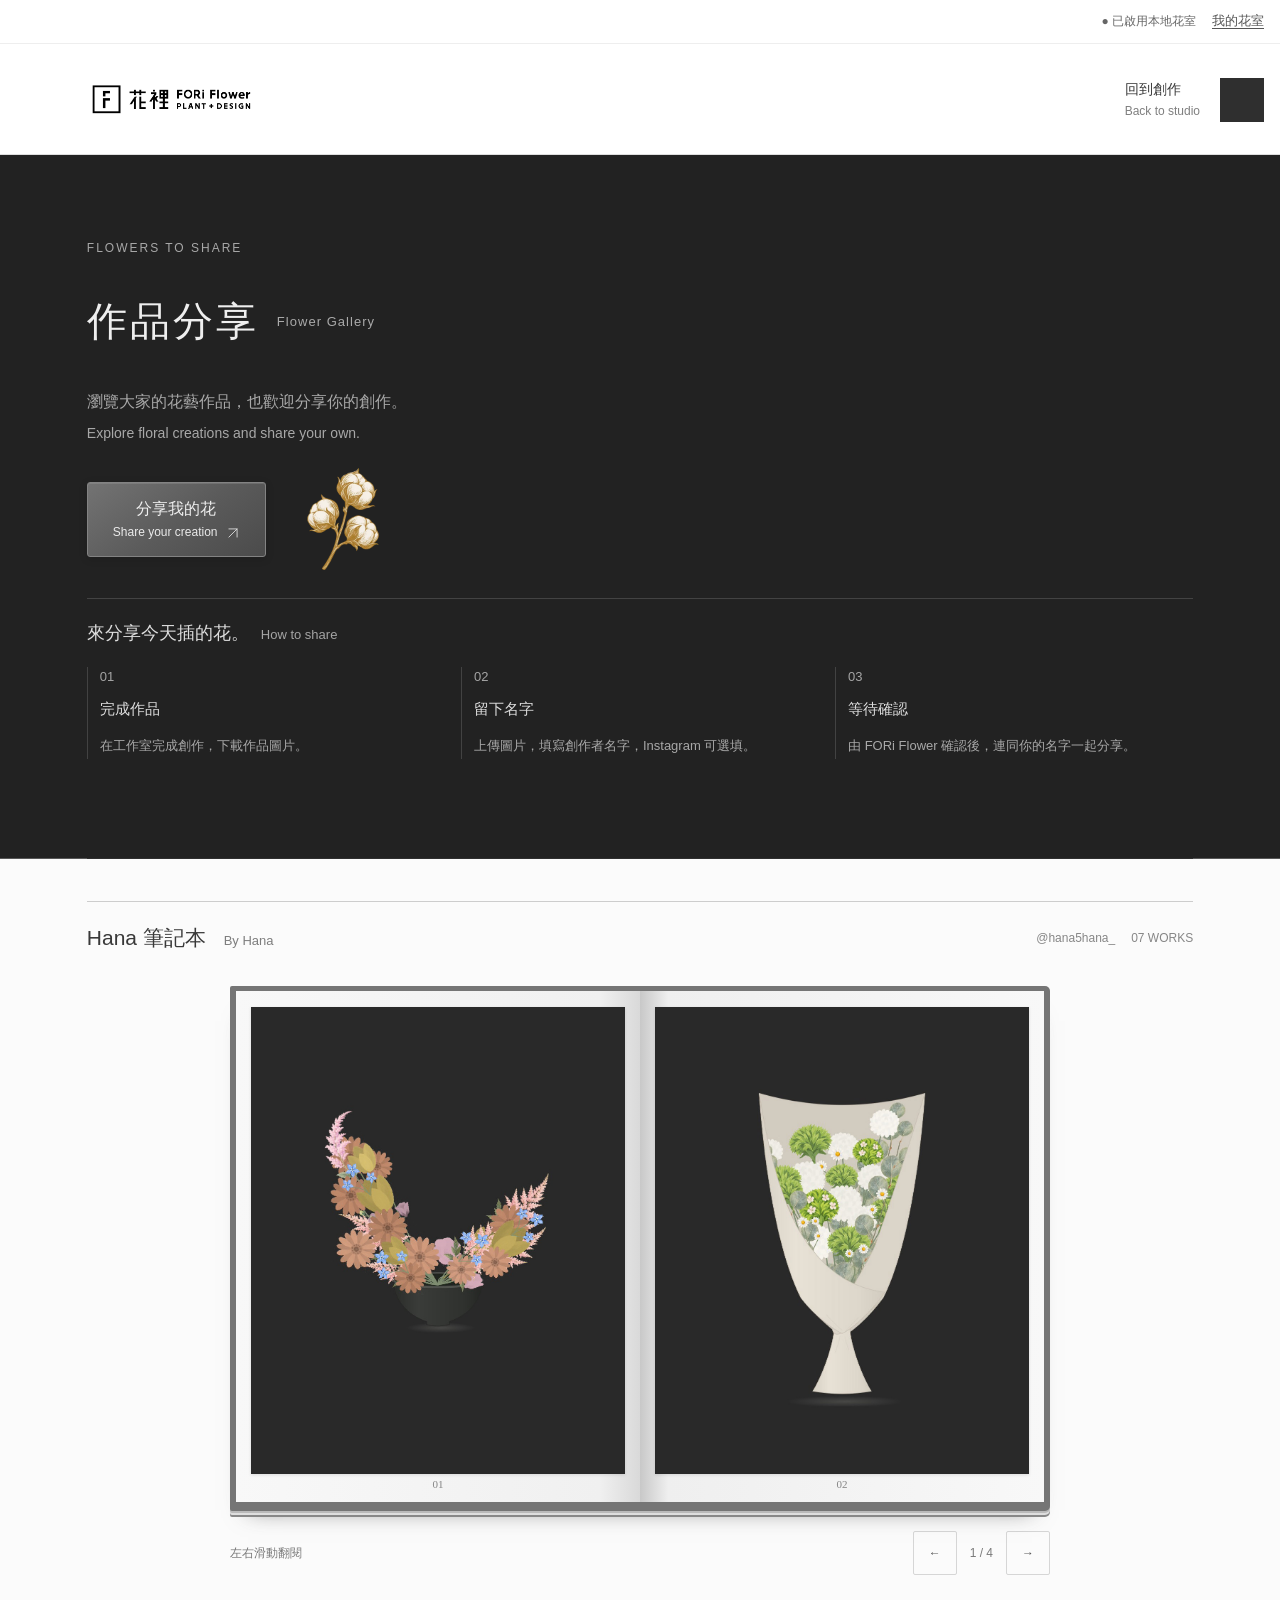
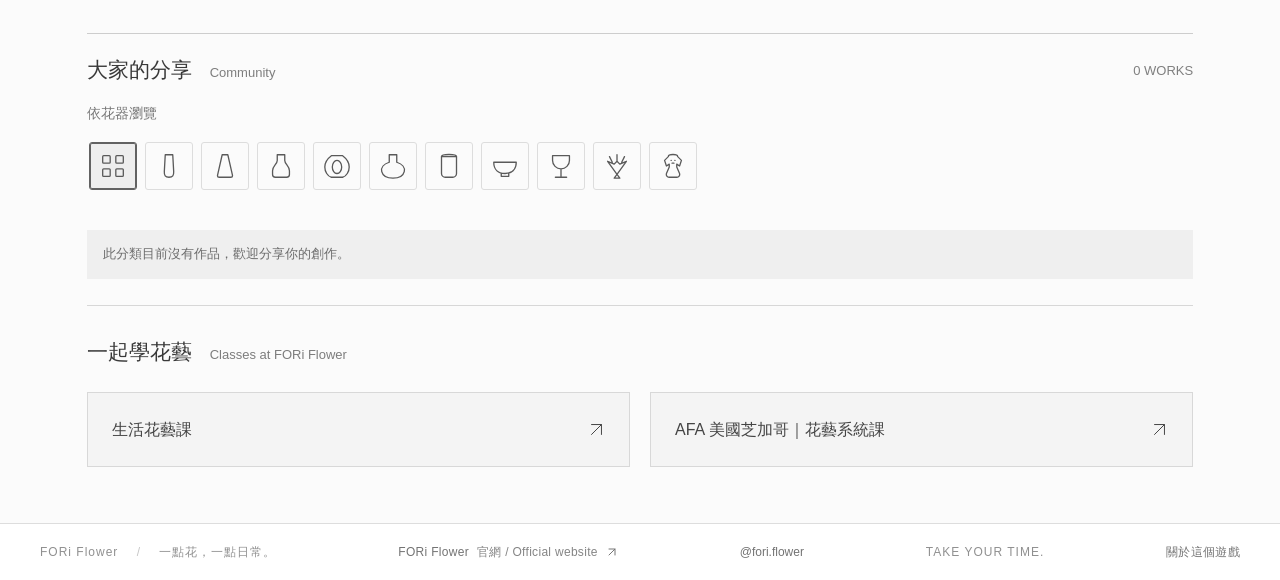
<file: gallery.html>
<!doctype html>
<html lang="zh-Hant"><head><meta charset="utf-8"><meta name="viewport" content="width=device-width,initial-scale=1"><title>作品分享｜FORi Flower</title><meta name="description" content="瀏覽大家的花藝作品，也歡迎分享你的創作。"><link rel="stylesheet" href="gallery.css?v=269"><link rel="stylesheet" href="about.css?v=269"><link rel="stylesheet" href="utility-menu.css?v=269"><link rel="stylesheet" href="room-stamps.css?v=269"><link rel="stylesheet" href="site-header.css?v=269"><link rel="stylesheet" href="account-bar.css?v=284"><link rel="stylesheet" href="site-footer.css?v=288"><link rel="stylesheet" href="locale.css?v=297"><script src="locale-extra.js?v=333"></script><script src="community-locale.js?v=324"></script><script src="locale.js?v=297"></script><link rel="stylesheet" href="community.css?v=324"><script src="analytics.js?v=312"></script></head>
<body data-soundscape="garden" class="gallery-dark-top">
<header><a class="brand" href="index.html"><img src="fori-logo.png" alt="FORi Flower"></a><details class="utility-menu"><summary aria-label="開啟功能選單" title="功能選單"><svg width="20" height="20" viewBox="0 0 24 24" fill="none" stroke="currentColor" stroke-width="1.5" stroke-linecap="round" aria-hidden="true"><path d="M5 6h14M5 12h14M5 18h14"/></svg></summary><div class="utility-panel"><a href="gallery.html" aria-current="page"><svg class="nav-icon" viewBox="0 0 24 24" width="17" height="17" fill="none" stroke="currentColor" stroke-width="1.4" stroke-linecap="round" stroke-linejoin="round" aria-hidden="true"><rect x="3" y="3" width="18" height="18" rx="2"/><circle cx="8" cy="8" r="1.5"/><path d="m4 17 5-5 4 4 3-3 4 4"/></svg>參考作品</a><a href="postcards.html" class="taiwan-only"><svg class="nav-icon" viewBox="0 0 24 24" width="17" height="17" fill="none" stroke="currentColor" stroke-width="1.4" stroke-linecap="round" stroke-linejoin="round" aria-hidden="true"><rect x="2" y="5" width="20" height="14" rx="2"/><path d="M12 7v10M15 13h4M15 16h3"/><rect x="16" y="7" width="3" height="3"/></svg>明信片</a><button id="sound-toggle" type="button" aria-pressed="false" aria-label="開啟背景音樂與音效">開啟聲音 · Play sound</button></div></details><a class="return" href="index.html">回到創作 <span>Back to studio</span></a></header>
<main><p id="shared-work-status" role="status" hidden></p><div class="gallery-dark-band">
<div class="intro"><div><p class="eyebrow">FLOWERS TO SHARE</p><div class="gallery-title"><h1>作品分享</h1><span class="gallery-title-english" lang="en">Flower Gallery</span></div>
<section class="sharing-book" id="sharing-book" aria-label="自動輪播作品燈箱" hidden>

<div class="brass-book" id="brass-book"><div id="book-spread" class="book-spread"></div><div class="lightbox-engraving"><svg class="lightbox-signature" viewBox="150 275 3010 355" role="img" aria-label="花裡 FORi Flower"><defs><filter id="engraving-ink" color-interpolation-filters="sRGB"><feColorMatrix type="matrix" values="-.333 -.333 -.334 0 1 -.333 -.333 -.334 0 1 -.333 -.333 -.334 0 1 0 0 0 1 0"/></filter><mask id="engraving-mask" maskUnits="userSpaceOnUse" x="0" y="0" width="3258" height="904" style="mask-type:luminance"><image href="fori-card-logo.png" width="3258" height="904" filter="url(#engraving-ink)"/></mask><linearGradient id="engraving-copper" x1="0" y1="0" x2=".2" y2="1"><stop stop-color="#3c3c3c"/><stop offset=".48" stop-color="#555555"/><stop offset=".72" stop-color="#373737"/><stop offset="1" stop-color="#777777"/></linearGradient></defs><g mask="url(#engraving-mask)"><rect width="3258" height="904" fill="url(#engraving-copper)"/></g></svg></div></div>

</section>
<p>瀏覽大家的花藝作品，也歡迎分享你的創作。<br><span class="english">Explore floral creations and share your own.</span></p></div><div class="intro-action"><div class="submit-with-cotton"><button id="open-submit">分享我的花 <span>Share your creation <svg class="nav-icon" viewBox="0 0 24 24" width="17" height="17" fill="none" stroke="currentColor" stroke-width="1.4" stroke-linecap="round" stroke-linejoin="round" aria-hidden="true"><path d="M5 19 19 5M5 5h14v14"/></svg></span></button><img class="gold-cotton" width="110" height="110" loading="lazy" decoding="async" src="assets/gold-cotton-small.webp" alt="" aria-hidden="true"></div><section class="how"><h2>來分享今天插的花。<span>How to share</span></h2><ol><li><strong>01</strong><h3>完成作品</h3><p>在工作室完成創作，下載作品圖片。</p></li><li><strong>02</strong><h3>留下名字</h3><p>上傳圖片，填寫創作者名字，Instagram 可選填。</p></li><li><strong>03</strong><h3>等待確認</h3><p>由 FORi Flower 確認後，連同你的名字一起分享。</p></li></ol></section></div></div>


</div>
<section class="teacher-section" aria-labelledby="hana-heading"><div class="section-line"><h2 id="hana-heading">Hana 筆記本 <span>By Hana</span></h2><div class="teacher-links"><a href="https://www.instagram.com/hana5hana_/" target="_blank" rel="noopener noreferrer"><span>@hana5hana_</span></a><span id="hana-count"></span></div></div><div class="hana-handbook" id="hana-handbook" hidden><div class="hana-binding" id="hana-binding"><div class="hana-pages" id="hana-works" role="group" aria-label="Hana 筆記本"></div></div><div class="hana-book-controls"><span class="hana-hint">左右滑動翻閱</span><button id="hana-prev" type="button" aria-label="手冊上一頁">←</button><span id="hana-page-number" aria-live="polite"></span><button id="hana-next" type="button" aria-label="手冊下一頁">→</button></div></div><div class="collection-empty" id="hana-empty"><span>Flowers by Hana</span><p>作品即將展出。</p></div></section>

<section class="community-exhibition" id="community-exhibition" aria-labelledby="exhibition-title" hidden><div class="exhibition-header"><div><span class="exhibition-eyebrow">FORi · COMMUNITY EXHIBITION</span><h3 id="exhibition-title">作品展示</h3></div><div class="exhibition-actions"><button type="button" id="exhibition-random" aria-controls="exhibition-works">重新隨機 <span aria-hidden="true">↻</span></button></div></div><div id="exhibition-works" class="exhibition-wall"></div></section>
<div class="section-line"><h2>大家的分享 <span>Community</span></h2><span id="work-count"></span></div>
<div class="vessel-filter"><p>依花器瀏覽</p><div id="vessel-filter" class="vessel-filter-options" role="group" aria-label="依花器篩選學員作品"></div></div>
<p class="design-note" id="design-note">歡迎分享你的創作，經 FORi Flower 確認後就會出現在這裡。</p>
<section class="works featured-works" id="featured-works" aria-label="隨機展示作品" hidden></section>
<section class="background-collections" id="works" aria-label="花藝作品"></section>

<section class="courses" aria-labelledby="courses-heading"><h2 id="courses-heading">一起學花藝 <span>Classes at FORi Flower</span></h2><div class="course-links"><a href="https://www.foriflower.com/pages/green-life" target="_blank" rel="noopener noreferrer"><span>生活花藝課</span><svg class="nav-icon" viewBox="0 0 24 24" width="17" height="17" fill="none" stroke="currentColor" stroke-width="1.4" stroke-linecap="round" stroke-linejoin="round" aria-hidden="true"><path d="M5 19 19 5M5 5h14v14"/></svg></a><a href="https://www.foriflower.com/pages/hanas-workshop" target="_blank" rel="noopener noreferrer"><span>AFA 美國芝加哥｜花藝系統課</span><svg class="nav-icon" viewBox="0 0 24 24" width="17" height="17" fill="none" stroke="currentColor" stroke-width="1.4" stroke-linecap="round" stroke-linejoin="round" aria-hidden="true"><path d="M5 19 19 5M5 5h14v14"/></svg></a></div></section>
</main><footer class="site-footer"><span>FORi Flower <span class="footer-sep">/</span> 一點花，一點日常。</span><a class="official-site" href="https://www.foriflower.com/" target="_blank" rel="noopener noreferrer" aria-label="FORi Flower 官網 · Official website（另開分頁 / opens in a new tab）">FORi Flower <span>官網 / <span lang="en">Official website</span></span> <svg width="12" height="12" viewBox="0 0 16 16" fill="none" stroke="currentColor" stroke-width="1.3" stroke-linecap="round" stroke-linejoin="round" aria-hidden="true"><path d="M4 12 12 4M4 4h8v8"/></svg></a><a class="brand-instagram" href="https://www.instagram.com/fori.flower/" target="_blank" rel="noopener noreferrer" aria-label="FORi Flower Instagram" translate="no">@fori.flower</a><span>TAKE YOUR TIME.</span><a class="about-footer-link" href="about.html" target="_blank" rel="noopener">關於這個遊戲</a></footer>
<dialog id="submission"><div class="dialog-top"><h2>分享你的作品<span>Share your creation</span></h2><button type="button" id="close-submit" aria-label="關閉">✕</button></div><p class="notice">送出後由 FORi Flower 確認，通過後公開作品、名字與你填寫的 Instagram。請保留自己的原圖。</p><form id="submission-form"><div class="form-grid"><div><div class="upload"><label for="art-file">作品圖片<span>PNG / JPG / WebP・最多 10 MB</span></label><input id="art-file" name="image" type="file" accept="image/png,image/jpeg,image/webp" required></div><label>創作者名字<input id="creator" maxlength="40" placeholder="希望公開顯示的名字" required></label><label>Instagram（選填）<input id="instagram" maxlength="31" placeholder="@your.instagram" pattern="@?[A-Za-z0-9._]{1,30}"></label><label class="consent"><input id="consent" type="checkbox" required><span>這是我的作品，並同意經確認後，公開圖片、創作者名字與你填寫的 Instagram。</span></label><p id="form-error" role="alert"></p><button id="send-submission" class="primary" type="submit">送出投稿</button></div><figure id="submission-card"><div class="image-placeholder">你的作品會出現在這裡</div><img id="submission-image" alt="投稿作品預覽" hidden><figcaption><p id="preview-creator">創作者名字</p><span id="preview-instagram" hidden></span></figcaption></figure></div></form><section id="form-success" class="submission-success" role="status" tabindex="-1" hidden><svg width="56" height="56" viewBox="0 0 56 56" fill="none" stroke="currentColor" stroke-width="2" aria-hidden="true"><circle cx="28" cy="28" r="24"/><path d="m16 28 8 8 16-17"/></svg><h2>投稿成功！</h2><p>已收到你的作品，謝謝你的分享。</p><p>作品正在等待 FORi Flower 確認，通過後會在「參考作品」公開你的圖片、名字與你填寫的 Instagram。</p><div class="success-actions"><button id="finish-submission" type="button" class="primary">完成</button><button id="submit-another" type="button">再分享一份作品</button></div></section></dialog>
<dialog id="art-view"><button id="close-art" aria-label="關閉作品">✕</button><div id="large-art-frame"><img id="large-art" translate="no" alt=""></div><section class="art-label" aria-label="Artwork details"><div class="art-label-heading"><div id="large-credit"></div></div><div id="large-info"></div><div class="art-stamps"><span id="art-admission-stamp" class="art-stamp art-admission-stamp" hidden><svg viewBox="0 0 24 24" fill="none" stroke="currentColor" stroke-width="1.3" stroke-linecap="round" stroke-linejoin="round" aria-hidden="true"><path d="m6 12 4 4 8-8"/></svg><span>ADMITTED</span></span><span id="art-pioneer-stamp" class="art-stamp" hidden aria-label="Pioneer era — No. 001–099" title="Pioneer era · 001–099"><svg viewBox="0 0 24 24" fill="none" stroke="currentColor" stroke-width="1.3" stroke-linecap="round" stroke-linejoin="round" aria-hidden="true"><path d="M6 21V4m0 1h12l-3 4 3 4H6"/></svg><span>PIONEER</span></span><span id="art-roots-stamp" class="art-stamp" hidden aria-label="Roots era — No. 100–199" title="Roots era · 100–199"><svg viewBox="0 0 24 24" fill="none" stroke="currentColor" stroke-width="1.3" stroke-linecap="round" stroke-linejoin="round" aria-hidden="true"><path d="M12 21V11M12 14C6 14 4 10 4 6c5 0 8 2 8 8ZM12 10c0-5 3-7 8-7 0 5-3 8-8 7Z"/></svg><span>ROOTS</span></span><span id="art-bloom-stamp" class="art-stamp" hidden aria-label="Bloom era — No. 200–299" title="Bloom era · 200–299"><svg viewBox="0 0 24 24" fill="none" stroke="currentColor" stroke-width="1.3" stroke-linecap="round" stroke-linejoin="round" aria-hidden="true"><path d="M12 8c-6-8-12 0-4 4-8 6 0 12 4 4 6 8 12 0 4-4 8-6 0-12-4-4Z"/><circle cx="12" cy="12" r="2"/></svg><span>BLOOM</span></span><span id="art-milestone-stamp" class="art-stamp art-milestone-stamp" hidden><strong id="art-milestone-number"></strong><span>MILESTONE</span></span></div><button id="share-art" type="button">分享作品 <span aria-hidden="true">↗</span></button><p id="share-art-status" role="status"></p></section></dialog>
<script src="vessel-categories.js?v=294"></script><script src="vessel-icons.js?v=294"></script><script src="lightbox-selection.js?v=235"></script><script src="exhibition-selection.js?v=235"></script><script src="submission-number.js?v=3"></script><script src="flower-stamps.js?v=1"></script><script src="room-stamps.js?v=4"></script><script src="community.js?v=324"></script><script src="gallery.js?v=320"></script><script src="print-region.js?v=1"></script><script src="utility-menu.js?v=4"></script><script src="sound.js?v=40"></script><script src="account-bar.js?v=297"></script></body></html>
</file>
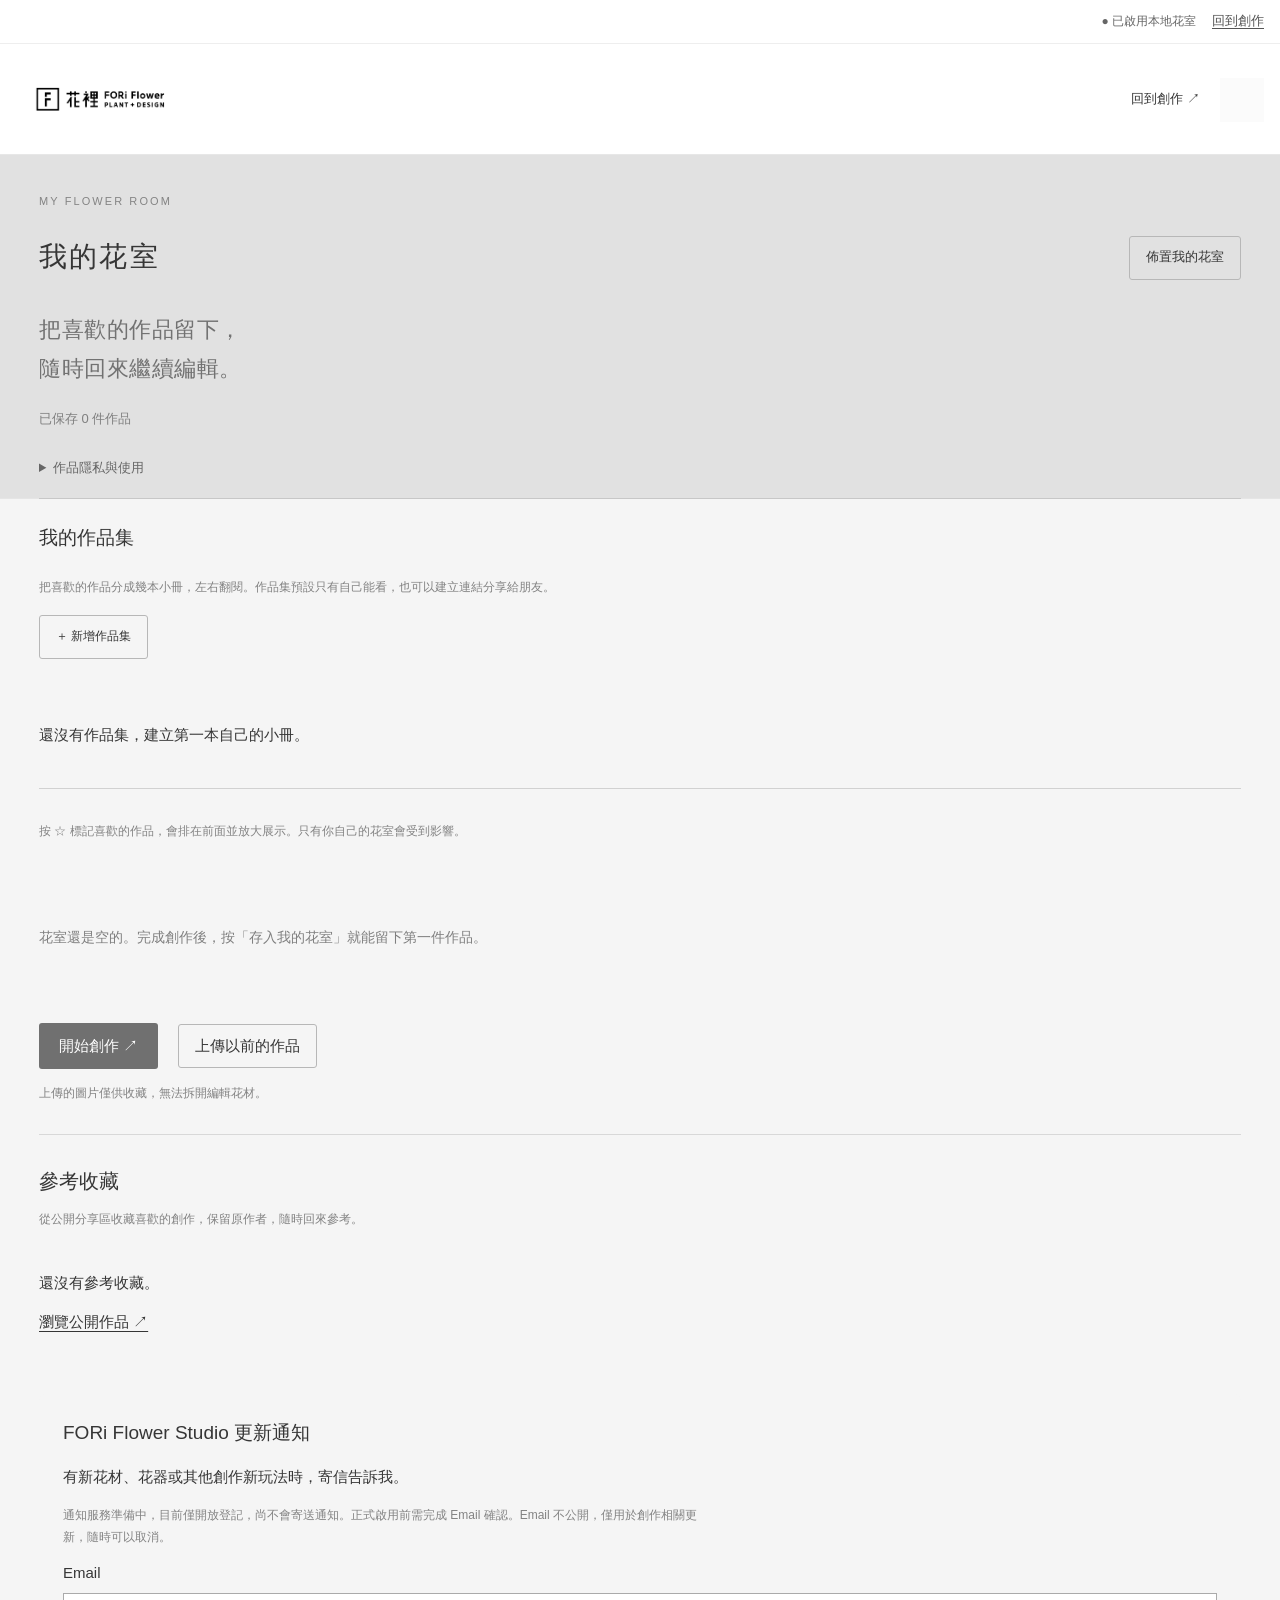
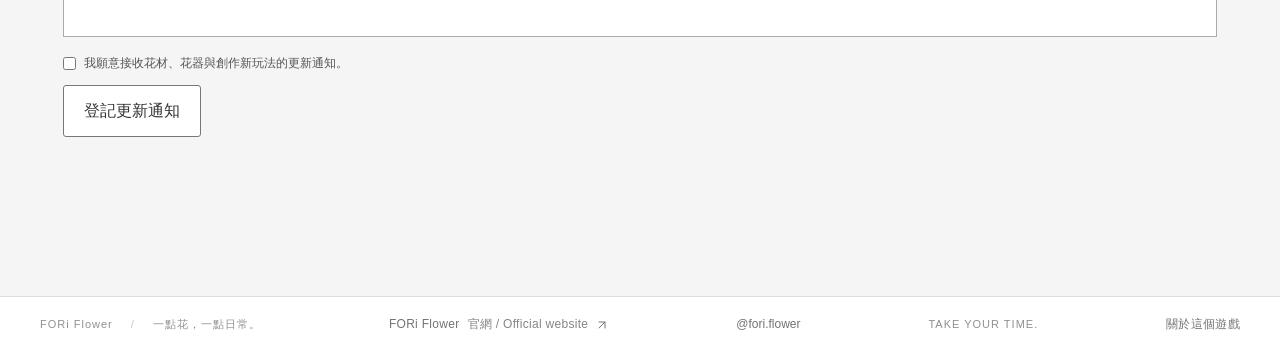
<file: my-flower-room.html>
<!doctype html><html lang="zh-Hant"><head><meta charset="utf-8"><meta name="viewport" content="width=device-width,initial-scale=1"><meta name="robots" content="noindex"><title>我的花室｜FORi Flower</title><link rel="stylesheet" href="all-works.css?v=269"><link rel="stylesheet" href="flower-room.css?v=319"><link rel="stylesheet" href="utility-menu.css?v=269"><link rel="stylesheet" href="account-bar.css?v=284"><link rel="stylesheet" href="site-footer.css?v=288"><link rel="stylesheet" href="locale.css?v=297"><script src="locale-extra.js?v=333"></script><script src="community-locale.js?v=324"></script><script src="locale.js?v=297"></script><link rel="stylesheet" href="community.css?v=326"><script src="analytics.js?v=312"></script></head><body>
<header><a href="index.html" aria-label="回到創作"><img src="fori-logo.png" alt="FORi Flower"></a><a href="index.html">回到創作 ↗</a></header>
<main class="room-main"><section class="room-intro" aria-label="花室介紹"><p class="eyebrow">MY FLOWER ROOM</p><div class="room-title-row"><h1 id="room-personal-title">我的花室</h1><button id="room-decor-open" type="button" aria-haspopup="dialog">佈置我的花室</button></div><div id="room-featured" hidden></div><p class="room-lead">把喜歡的作品留下，<br>隨時回來繼續編輯。</p><p id="room-status" role="status" aria-live="polite">正在確認登入狀態…</p>
<details class="room-privacy room-privacy-disclosure"><summary>作品隱私與使用</summary><p>作品不會公開展示。未經你的同意，網站管理者也無法查看作品內容。</p><p>你的創作仍屬於你。花裡 FORi Flower 未經你的同意，不會將作品公開、用於宣傳或製作商品。</p></details></section><section id="room-guest" hidden><p>使用 ChatGPT 登入，保存作品，下一次再接著創作。</p><a class="room-primary" href="my-flower-room.html" target="_top">使用 ChatGPT 登入</a><p class="room-note">若你使用 Google 登入 ChatGPT，可在接下來的登入頁選擇「Continue with Google」，並使用原本的帳號。</p><p class="room-note">登入用來辨認作品擁有者。作品與圖片保存在花裡網站，不會自動公開投稿。</p></section>
<section id="room-member" hidden><span id="room-user" translate="no" hidden></span><section id="room-legacy-consent" class="room-privacy" hidden><strong>既有作品的管理權限</strong><p id="room-legacy-count"></p><p>同意後，網站管理者可查看這些作品；作品仍不公開，未經你的同意不會用於宣傳或商品。不同意也可繼續查看自己的作品。</p><button id="room-allow-existing" type="button">同意管理者查看既有作品</button><p id="room-consent-status" role="status"></p></section><section class="room-albums" aria-labelledby="room-albums-title"><div class="album-heading album-section-heading"><h2 id="room-albums-title">我的作品集</h2><p class="room-note">把喜歡的作品分成幾本小冊，左右翻閱。作品集預設只有自己能看，也可以建立連結分享給朋友。</p><button id="album-new" type="button">＋ 新增作品集</button></div><div id="album-tabs" role="group" aria-label="選擇作品集"></div><p id="album-status" role="status"></p><div id="album-book" hidden><div class="album-heading"><h3 id="album-title" translate="no"></h3></div><div class="album-binding" id="album-binding"><div id="album-pages" aria-label="作品集頁面，可左右翻閱" tabindex="0"></div></div><div class="album-navigation"><div class="album-actions"><button id="album-edit" type="button"><svg viewBox="0 0 24 24" width="16" height="16" fill="none" stroke="currentColor" stroke-width="1.5" stroke-linecap="round" stroke-linejoin="round" aria-hidden="true"><path d="m15 4 5 5M4 20l4-1L20 7a2.8 2.8 0 0 0-4-4L4 15z"/></svg><span>編輯</span></button></div><div class="album-page-controls"><span class="album-hint">左右滑動翻閱</span><button id="album-prev" type="button" aria-label="上一頁">←</button><span id="album-page-number"></span><button id="album-next" type="button" aria-label="下一頁">→</button></div></div></div></section><p class="room-note">按 ☆ 標記喜歡的作品，會排在前面並放大展示。只有你自己的花室會受到影響。</p><div id="room-grid" class="grid"></div><p id="room-empty" hidden>花室還是空的。完成創作後，按「存入我的花室」就能留下第一件作品。</p><button id="room-more" hidden>載入更多作品</button><div class="room-actions"><a class="room-primary" href="index.html">開始創作 ↗</a><button id="open-upload">上傳以前的作品</button></div><p class="room-note room-upload-note">上傳的圖片僅供收藏，無法拆開編輯花材。</p><section class="room-updates" aria-labelledby="updates-heading"><h2 id="updates-heading">FORi Flower Studio 更新通知</h2><p>有新花材、花器或其他創作新玩法時，寄信告訴我。</p><p class="room-note">通知服務準備中，目前僅開放登記，尚不會寄送通知。正式啟用前需完成 Email 確認。Email 不公開，僅用於創作相關更新，隨時可以取消。</p><form id="updates-form"><label for="updates-email">Email</label><input id="updates-email" type="email" autocomplete="email" maxlength="254" required><label class="room-consent"><input id="updates-consent" type="checkbox" required>我願意接收花材、花器與創作新玩法的更新通知。</label><button type="submit" id="updates-save">登記更新通知</button></form><div id="updates-registered" hidden><p id="updates-address"></p><button id="updates-cancel" type="button">取消更新通知</button></div><p id="updates-status" role="status" aria-live="polite"></p></section></section><button id="room-retry" hidden>重新載入</button></main><dialog id="room-decor-dialog" aria-labelledby="room-decor-title"><div class="viewer-top"><h2 id="room-decor-title">佈置我的花室</h2><button id="room-decor-close" type="button" aria-label="關閉佈置">關閉 ×</button></div><div class="room-name-display"><span id="room-name-display">我的花室</span><button id="room-name-edit" type="button" aria-expanded="false" aria-controls="room-name-editor">編輯</button></div><div id="room-name-editor" hidden><label class="room-name-label" for="room-custom-name">花室名稱</label><input id="room-custom-name" type="text" maxlength="40" autocomplete="off" placeholder="留空使用帳戶名稱" aria-describedby="room-name-help"><p id="room-name-help" class="room-note">最多 40 個字。留空會恢復預設名稱。</p><div class="room-name-actions"><button type="button" id="room-name-save">儲存名稱</button><button type="button" id="room-name-cancel">取消</button></div></div><div class="room-theme" role="group" aria-label="花室背景"><span>花室背景</span><button type="button" data-room-theme="light" aria-pressed="true" aria-label="淺灰"><span class="room-color-chip" style="background:#f5f5f5" aria-hidden="true"></span></button><button type="button" data-room-theme="dark" aria-pressed="false" aria-label="深灰"><span class="room-color-chip" style="background:#252525" aria-hidden="true"></span></button><button type="button" data-room-theme="cream" aria-pressed="false" aria-label="米杏"><span class="room-color-chip" style="background:#eee8dd" aria-hidden="true"></span></button><button type="button" data-room-theme="sage" aria-pressed="false" aria-label="霧綠"><span class="room-color-chip" style="background:#dce3da" aria-hidden="true"></span></button><button type="button" data-room-theme="blue" aria-pressed="false" aria-label="灰藍"><span class="room-color-chip" style="background:#dce3e8" aria-hidden="true"></span></button><button type="button" data-room-theme="rose" aria-pressed="false" aria-label="藕粉"><span class="room-color-chip" style="background:#e9dcdf" aria-hidden="true"></span></button><button type="button" data-room-theme="lavender" aria-pressed="false" aria-label="霧紫"><span class="room-color-chip" style="background:#e3deea" aria-hidden="true"></span></button><button type="button" data-room-theme="clay" aria-pressed="false" aria-label="淡陶"><span class="room-color-chip" style="background:#e7d9d0" aria-hidden="true"></span></button><button type="button" data-room-theme="sand" aria-pressed="false" aria-label="沙色"><span class="room-color-chip" style="background:#e5dfce" aria-hidden="true"></span></button><button type="button" data-room-theme="mist" aria-pressed="false" aria-label="青霧"><span class="room-color-chip" style="background:#d9e5e2" aria-hidden="true"></span></button><button type="button" data-room-theme="nightblue" aria-pressed="false" aria-label="暮藍"><span class="room-color-chip" style="background:#343e49" aria-hidden="true"></span></button></div><section class="room-featured-settings"><h3>花室裡的作品</h3><p class="room-note">選一件作品陪在花室右側。遊戲作品會融入花室背景；圖片收藏保留原圖。</p><button type="button" id="room-featured-clear">不展示作品</button><div id="room-featured-picker" aria-label="選擇展示作品"></div><p id="room-featured-status" role="status"></p></section><p class="room-note">選擇會自動記住在這個裝置，不會改變作品本身。</p><p id="room-decor-status" role="status"></p><button id="room-decor-done" type="button">完成佈置</button></dialog><dialog id="album-dialog" aria-labelledby="album-dialog-title"><form id="album-form"><div class="viewer-top"><h2 id="album-dialog-title">整理作品集</h2><button id="album-close" type="button" aria-label="關閉作品集編輯">關閉 ×</button></div><div class="album-design-preview"><div class="album-cover-preview" id="album-cover-preview" role="img" aria-label="作品集封面預覽"><span class="album-cover-index" id="album-preview-index">VOL. 01</span><strong id="album-preview-title">作品集名稱</strong><span class="album-cover-count" id="album-preview-count">0 WORKS</span></div><div class="album-name-design"><label for="album-name">作品集名稱</label><input id="album-name" maxlength="40" required autocomplete="off" placeholder="例如：白色練習、週末的花"><p class="room-note">書名與書皮顏色會即時預覽，儲存後才套用。</p></div></div><fieldset class="album-cover-field"><legend>書皮顏色</legend><div id="album-cover-colors" role="group" aria-label="書皮顏色"></div></fieldset><p class="room-note">勾選要放入的作品；取消勾選只會移出這本作品集，原作仍會保留。</p><label class="album-filter"><input id="album-star-filter" type="checkbox">只看加星作品</label><div id="album-picker"></div><p id="album-editor-status" role="status"></p><button id="album-save" type="submit">儲存作品集</button></form></dialog><footer class="site-footer"><span>FORi Flower <span class="footer-sep">/</span> 一點花，一點日常。</span><a class="official-site" href="https://www.foriflower.com/" target="_blank" rel="noopener noreferrer" aria-label="FORi Flower 官網 · Official website（另開分頁 / opens in a new tab）">FORi Flower <span>官網 / <span lang="en">Official website</span></span> <svg width="12" height="12" viewBox="0 0 16 16" fill="none" stroke="currentColor" stroke-width="1.3" stroke-linecap="round" stroke-linejoin="round" aria-hidden="true"><path d="M4 12 12 4M4 4h8v8"/></svg></a><a class="brand-instagram" href="https://www.instagram.com/fori.flower/" target="_blank" rel="noopener noreferrer" aria-label="FORi Flower Instagram" translate="no">@fori.flower</a><span>TAKE YOUR TIME.</span><a class="about-footer-link" href="about.html" target="_blank" rel="noopener">關於這個遊戲</a></footer>
<dialog id="upload-dialog" aria-labelledby="upload-title"><div class="viewer-top"><h2 id="upload-title">上傳以前的作品</h2><button id="close-upload" aria-label="關閉上傳">關閉 ×</button></div><form id="upload-form"><label for="upload-name">作品名稱</label><input id="upload-name" maxlength="80" required placeholder="為作品取個名字"><label for="upload-image">作品圖片</label><input id="upload-image" type="file" accept="image/jpeg,image/png,image/webp" required><p class="room-note">JPG、PNG、WebP，10 MB 以下。保留原圖比例，不裁切、不公開。</p><details class="room-privacy room-privacy-disclosure"><summary>作品隱私與使用</summary><p>作品不會公開展示。未經你的同意，網站管理者也無法查看作品內容。</p><p>你的創作仍屬於你。花裡 FORi Flower 未經你的同意，不會將作品公開、用於宣傳或製作商品。</p></aside><img id="upload-preview" hidden alt="上傳圖片預覽"><p id="upload-status" role="status"></p><label class="room-consent"><input id="upload-consent" type="checkbox" required>我同意網站管理者查看與管理我的作品。</label><button class="room-primary" id="upload-save" type="submit">保存圖片</button></form></dialog>
<dialog id="room-viewer" aria-labelledby="room-work-title"><div class="viewer-top"><h2 id="room-work-title" translate="no"></h2><button id="close-work" aria-label="關閉作品">關閉 ×</button></div><div class="viewer-image"><img id="room-image" translate="no" alt=""></div><div class="room-actions"><a id="room-edit" class="room-primary room-work-button"><svg viewBox="0 0 24 24" width="17" height="17" fill="none" stroke="currentColor" stroke-width="1.5" stroke-linecap="round" stroke-linejoin="round" aria-hidden="true"><path d="m15 4 5 5M4 20l4-1L20 7a2.8 2.8 0 0 0-4-4L4 15z"/></svg><span>繼續編輯</span></a><a id="room-download" class="room-work-button" download><svg viewBox="0 0 24 24" width="17" height="17" fill="none" stroke="currentColor" stroke-width="1.5" stroke-linecap="round" stroke-linejoin="round" aria-hidden="true"><path d="M12 3v12m-4-4 4 4 4-4M4 17v4h16v-4"/></svg><span>下載圖片</span></a></div><p id="room-image-note" class="room-note"></p></dialog>
<details class="utility-menu"><summary aria-label="開啟功能選單" title="功能選單"><svg width="20" height="20" viewBox="0 0 24 24" fill="none" stroke="currentColor" stroke-width="1.5" stroke-linecap="round" aria-hidden="true"><path d="M5 6h14M5 12h14M5 18h14"/></svg></summary><div class="utility-panel"><a href="gallery.html"><svg class="nav-icon" viewBox="0 0 24 24" width="17" height="17" fill="none" stroke="currentColor" stroke-width="1.4" stroke-linecap="round" stroke-linejoin="round" aria-hidden="true"><rect x="3" y="3" width="18" height="18" rx="2"/><circle cx="8" cy="8" r="1.5"/><path d="m4 17 5-5 4 4 3-3 4 4"/></svg>作品分享</a><a href="postcards.html"><svg class="nav-icon" viewBox="0 0 24 24" width="17" height="17" fill="none" stroke="currentColor" stroke-width="1.4" stroke-linecap="round" stroke-linejoin="round" aria-hidden="true"><rect x="2" y="5" width="20" height="14" rx="2"/><path d="M12 7v10M15 13h4M15 16h3"/><rect x="16" y="7" width="3" height="3"/></svg>明信片</a></div></details><script src="utility-menu.js?v=4"></script><script src="community.js?v=325"></script><script src="flower-room.js?v=318"></script><script src="account-bar.js?v=297"></script><script src="album-sharing.js?v=326"></script><script src="room-albums.js?v=318" defer></script></body></html>
</file>
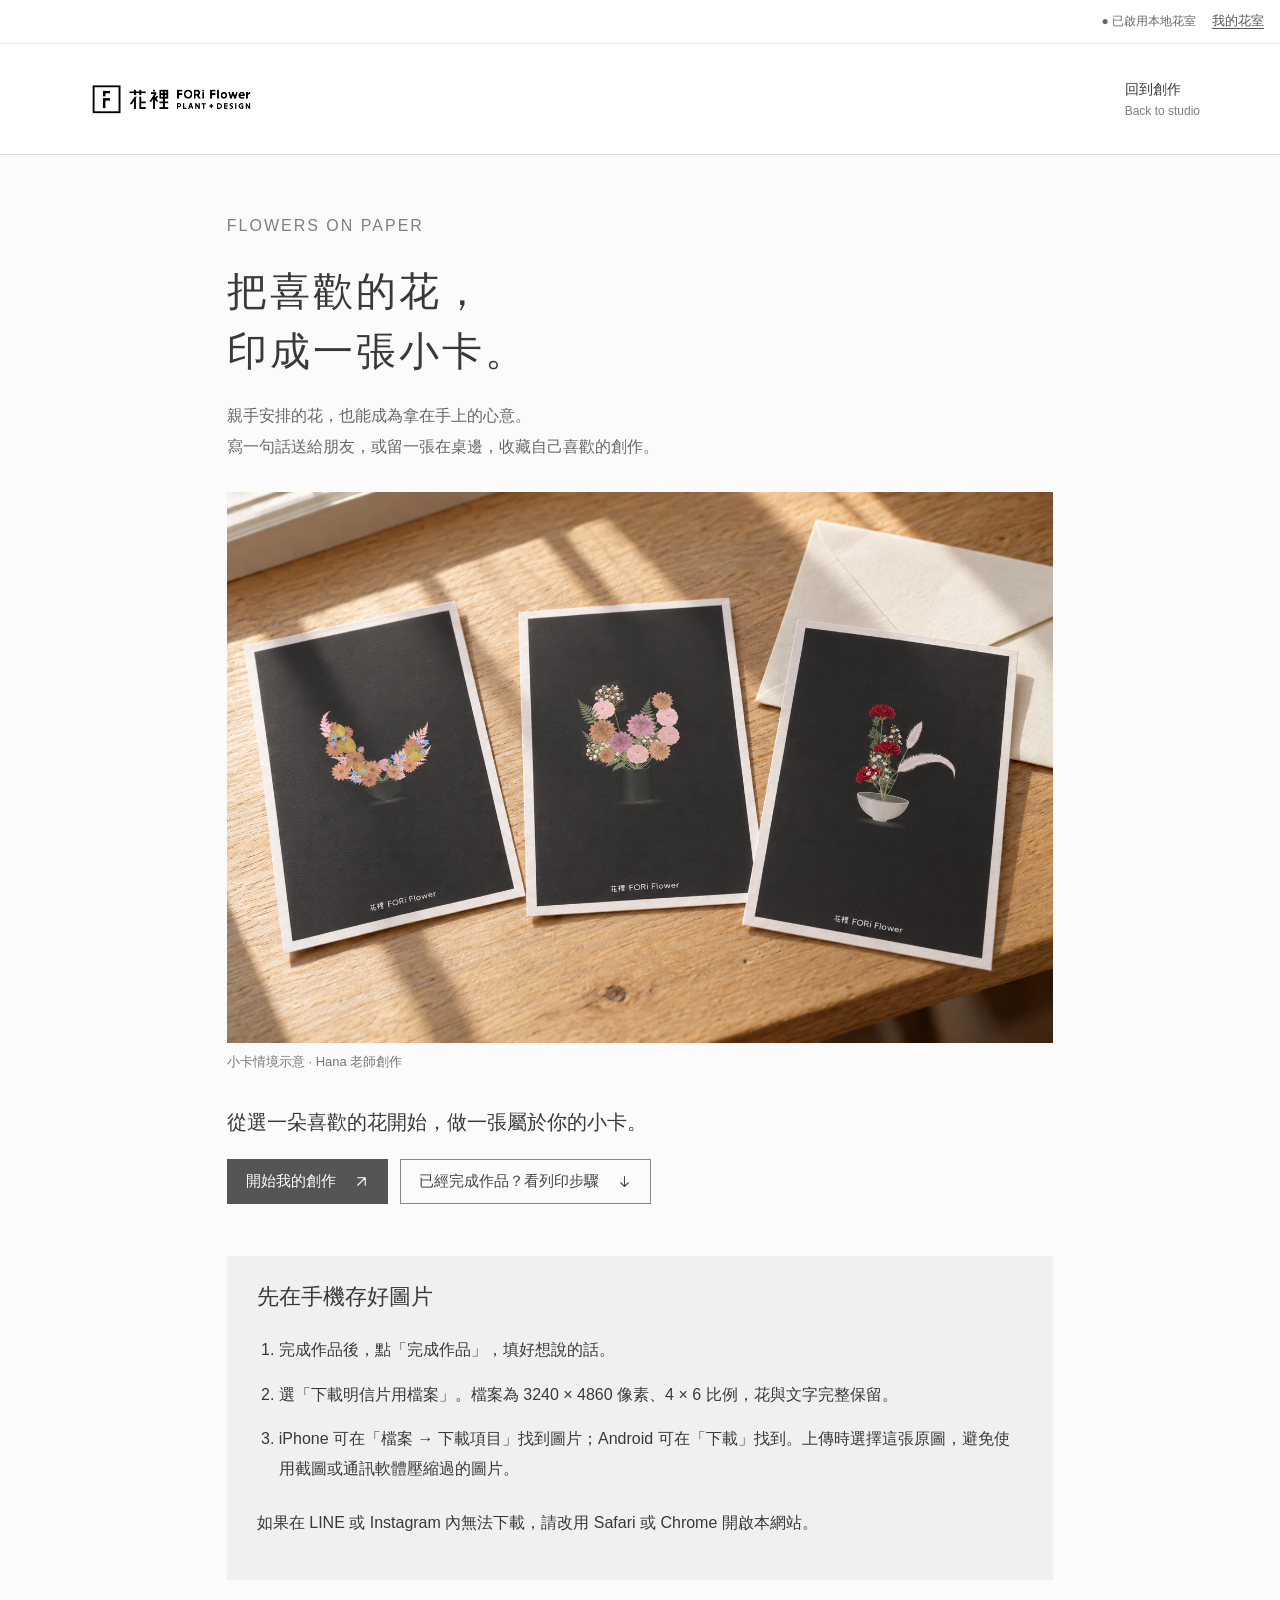
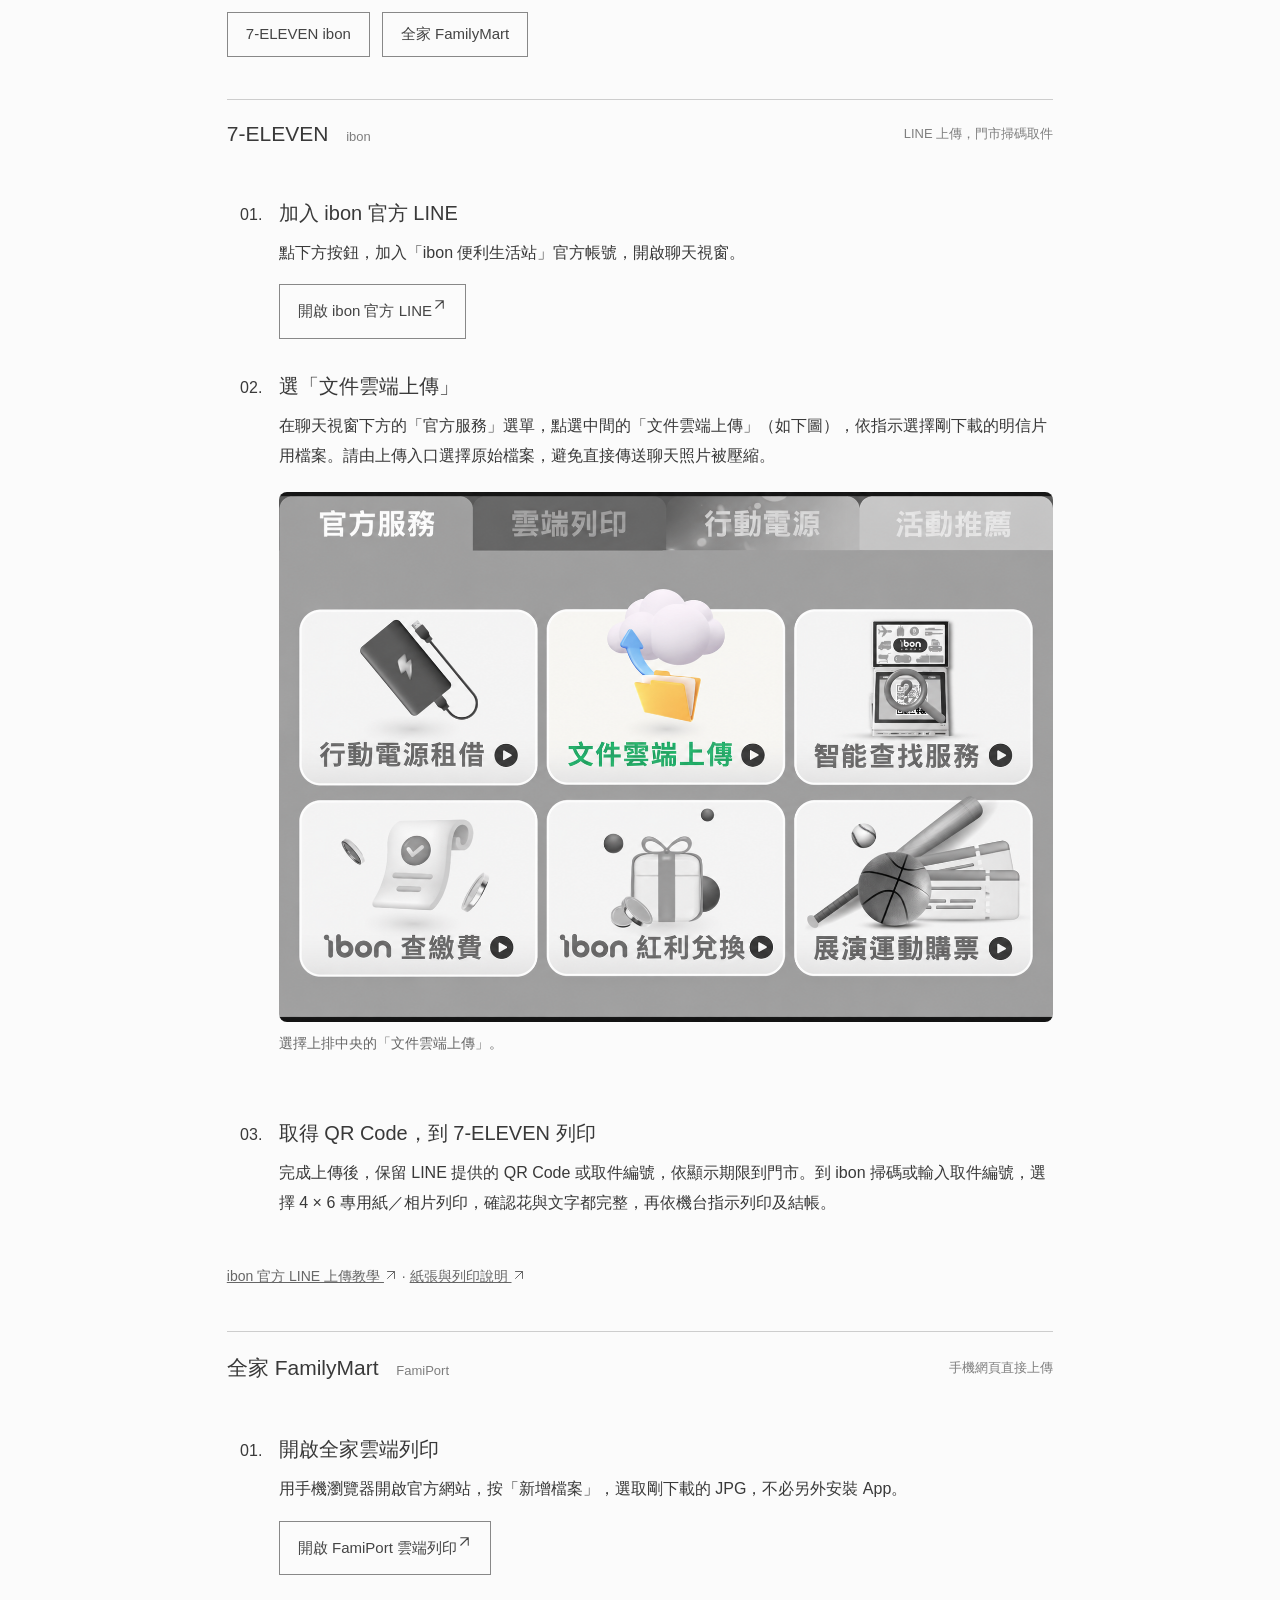
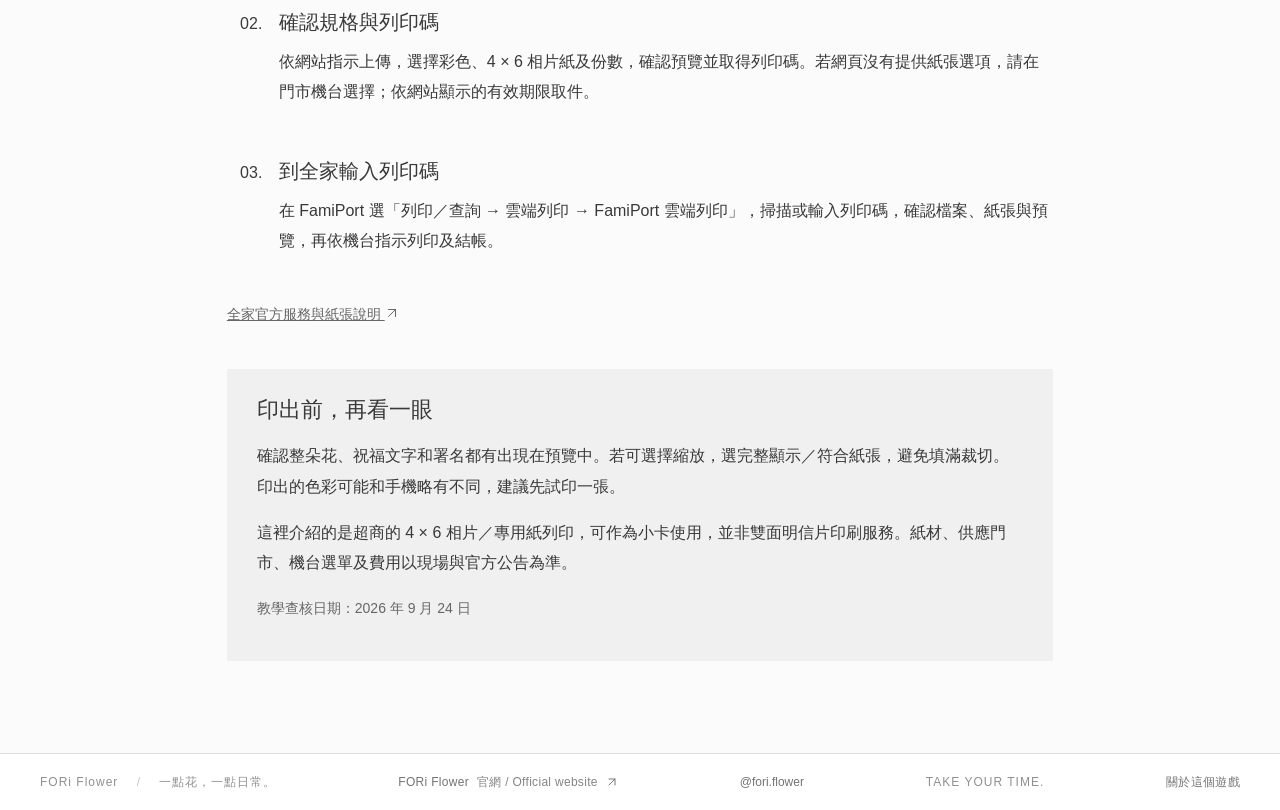
<file: postcards.html>
<!doctype html><html lang="zh-Hant"><head><meta charset="utf-8"><meta name="viewport" content="width=device-width,initial-scale=1"><title>明信片列印教學｜FORi Flower</title><meta name="description" content="將你的花藝作品下載成 JPG，用手機上傳到 7-ELEVEN ibon 或全家 FamiPort，印成小卡片。"><link rel="stylesheet" href="gallery.css?v=269"><link rel="stylesheet" href="postcards.css?v=269"><link rel="stylesheet" href="about.css?v=269"><link rel="stylesheet" href="utility-menu.css?v=269"><link rel="stylesheet" href="site-header.css?v=269"><link rel="stylesheet" href="account-bar.css?v=284"><link rel="stylesheet" href="site-footer.css?v=288"><link rel="stylesheet" href="locale.css?v=297"><script src="locale-extra.js?v=333"></script><script src="locale.js?v=297"></script><script src="analytics.js?v=312"></script></head><body>
<header><a class="brand" href="index.html"><img src="fori-logo.png" alt="FORi Flower"></a><details class="utility-menu"><summary aria-label="開啟功能選單" title="功能選單"><svg width="20" height="20" viewBox="0 0 24 24" fill="none" stroke="currentColor" stroke-width="1.5" stroke-linecap="round" aria-hidden="true"><path d="M5 6h14M5 12h14M5 18h14"/></svg></summary><div class="utility-panel"><a href="gallery.html"><svg class="nav-icon" width="17" height="17" viewBox="0 0 24 24" fill="none" stroke="currentColor" stroke-width="1.4" aria-hidden="true"><rect x="3" y="3" width="18" height="18" rx="2"/><circle cx="8" cy="8" r="1.5"/><path d="m4 17 5-5 4 4 3-3 4 4"/></svg>參考作品</a><a class="taiwan-only" href="postcards.html" aria-current="page"><svg class="nav-icon" width="17" height="17" viewBox="0 0 24 24" fill="none" stroke="currentColor" stroke-width="1.4" aria-hidden="true"><rect x="2" y="5" width="20" height="14" rx="2"/><path d="M12 7v10M15 13h4M15 16h3"/><rect x="16" y="7" width="3" height="3"/></svg>明信片</a><button id="sound-toggle" type="button" aria-pressed="false" aria-label="開啟背景音樂與音效">開啟聲音 · Play sound</button></div></details><a class="return" href="index.html">回到創作<span>Back to studio</span></a></header>
<main class="print-page taiwan-only"><p class="eyebrow">FLOWERS ON PAPER</p><h1>把喜歡的花，<br>印成一張小卡。</h1><p class="postcard-lead">親手安排的花，也能成為拿在手上的心意。<br>寫一句話送給朋友，或留一張在桌邊，收藏自己喜歡的創作。</p><figure class="postcard-moment"><img src="postcard-photographic.png?v=2" width="1536" height="1024" alt="三張保留白邊與 FORi Flower 標誌的花藝小卡，放在窗邊木桌上，呈現紙紋與自然光影的攝影風格示意" fetchpriority="high"><figcaption>小卡情境示意 · Hana 老師創作</figcaption></figure><div class="postcard-invitation"><p>從選一朵喜歡的花開始，做一張屬於你的小卡。</p><div><a class="print-cta create-postcard" href="index.html">開始我的創作 <span aria-hidden="true"><svg aria-hidden="true" width="1em" height="1em" viewBox="0 0 24 24" fill="none" stroke="currentColor" stroke-width="1.7" stroke-linecap="round" stroke-linejoin="round" style="display:inline-block;vertical-align:-.12em;flex-shrink:0"><path d="M6 18 18 6M6 6h12v12"/></svg></span></a><a class="print-cta" href="#print-steps">已經完成作品？看列印步驟 <span aria-hidden="true"><svg aria-hidden="true" width="1em" height="1em" viewBox="0 0 24 24" fill="none" stroke="currentColor" stroke-width="1.7" stroke-linecap="round" stroke-linejoin="round" style="display:inline-block;vertical-align:-.12em;flex-shrink:0"><path d="M12 4v16m-6-6 6 6 6-6"/></svg></span></a></div></div>
<section class="before-print" id="print-steps"><h2>先在手機存好圖片</h2><ol><li>完成作品後，點「完成作品」，填好想說的話。</li><li>選「下載明信片用檔案」。檔案為 3240 × 4860 像素、4 × 6 比例，花與文字完整保留。</li><li>iPhone 可在「檔案 → 下載項目」找到圖片；Android 可在「下載」找到。上傳時選擇這張原圖，避免使用截圖或通訊軟體壓縮過的圖片。</li></ol><p>如果在 LINE 或 Instagram 內無法下載，請改用 Safari 或 Chrome 開啟本網站。</p></section>
<nav class="print-tabs" aria-label="選擇便利商店"><a href="#seven">7-ELEVEN ibon</a><a href="#family">全家 FamilyMart</a></nav>
<section class="print-store" id="seven"><div class="section-line"><h2>7-ELEVEN <span>ibon</span></h2><span>LINE 上傳，門市掃碼取件</span></div><ol><li><h3>加入 ibon 官方 LINE</h3><p>點下方按鈕，加入「ibon 便利生活站」官方帳號，開啟聊天視窗。</p><a class="print-cta" href="https://page.line.me/gpk2354t" target="_blank" rel="noopener noreferrer">開啟 ibon 官方 LINE <svg aria-hidden="true" width="1em" height="1em" viewBox="0 0 24 24" fill="none" stroke="currentColor" stroke-width="1.7" stroke-linecap="round" stroke-linejoin="round" style="display:inline-block;vertical-align:-.12em;flex-shrink:0"><path d="M6 18 18 6M6 6h12v12"/></svg></a></li><li><h3>選「文件雲端上傳」</h3><p>在聊天視窗下方的「官方服務」選單，點選中間的「文件雲端上傳」（如下圖），依指示選擇剛下載的明信片用檔案。請由上傳入口選擇原始檔案，避免直接傳送聊天照片被壓縮。</p><figure class="line-menu"><img src="ibon-line-menu-focused.png" width="1179" height="807" alt="ibon LINE 官方服務選單：上排中央為文件雲端上傳"><figcaption>選擇上排中央的「文件雲端上傳」。</figcaption></figure></li><li><h3>取得 QR Code，到 7-ELEVEN 列印</h3><p>完成上傳後，保留 LINE 提供的 QR Code 或取件編號，依顯示期限到門市。到 ibon 掃碼或輸入取件編號，選擇 4 × 6 專用紙／相片列印，確認花與文字都完整，再依機台指示列印及結帳。</p></li></ol><p class="source-link"><a href="https://www.youtube.com/watch?v=s8H1SQybIP0" target="_blank" rel="noopener noreferrer">ibon 官方 LINE 上傳教學 <svg aria-hidden="true" width="1em" height="1em" viewBox="0 0 24 24" fill="none" stroke="currentColor" stroke-width="1.7" stroke-linecap="round" stroke-linejoin="round" style="display:inline-block;vertical-align:-.12em;flex-shrink:0"><path d="M6 18 18 6M6 6h12v12"/></svg></a> · <a href="https://www.ibon.com.tw/printscan.aspx/1000" target="_blank" rel="noopener noreferrer">紙張與列印說明 <svg aria-hidden="true" width="1em" height="1em" viewBox="0 0 24 24" fill="none" stroke="currentColor" stroke-width="1.7" stroke-linecap="round" stroke-linejoin="round" style="display:inline-block;vertical-align:-.12em;flex-shrink:0"><path d="M6 18 18 6M6 6h12v12"/></svg></a></p></section>
<section class="print-store" id="family"><div class="section-line"><h2>全家 FamilyMart <span>FamiPort</span></h2><span>手機網頁直接上傳</span></div><ol><li><h3>開啟全家雲端列印</h3><p>用手機瀏覽器開啟官方網站，按「新增檔案」，選取剛下載的 JPG，不必另外安裝 App。</p><a class="print-cta" href="https://print.famiport.com.tw/" target="_blank" rel="noopener noreferrer">開啟 FamiPort 雲端列印 <svg aria-hidden="true" width="1em" height="1em" viewBox="0 0 24 24" fill="none" stroke="currentColor" stroke-width="1.7" stroke-linecap="round" stroke-linejoin="round" style="display:inline-block;vertical-align:-.12em;flex-shrink:0"><path d="M6 18 18 6M6 6h12v12"/></svg></a></li><li><h3>確認規格與列印碼</h3><p>依網站指示上傳，選擇彩色、4 × 6 相片紙及份數，確認預覽並取得列印碼。若網頁沒有提供紙張選項，請在門市機台選擇；依網站顯示的有效期限取件。</p></li><li><h3>到全家輸入列印碼</h3><p>在 FamiPort 選「列印／查詢 → 雲端列印 → FamiPort 雲端列印」，掃描或輸入列印碼，確認檔案、紙張與預覽，再依機台指示列印及結帳。</p></li></ol><p class="source-link"><a href="https://www.family.com.tw/Marketing/zh/Convenience/Photographic" target="_blank" rel="noopener noreferrer">全家官方服務與紙張說明 <svg aria-hidden="true" width="1em" height="1em" viewBox="0 0 24 24" fill="none" stroke="currentColor" stroke-width="1.7" stroke-linecap="round" stroke-linejoin="round" style="display:inline-block;vertical-align:-.12em;flex-shrink:0"><path d="M6 18 18 6M6 6h12v12"/></svg></a></p></section>
<section class="before-print"><h2>印出前，再看一眼</h2><p>確認整朵花、祝福文字和署名都有出現在預覽中。若可選擇縮放，選完整顯示／符合紙張，避免填滿裁切。印出的色彩可能和手機略有不同，建議先試印一張。</p><p>這裡介紹的是超商的 4 × 6 相片／專用紙列印，可作為小卡使用，並非雙面明信片印刷服務。紙材、供應門市、機台選單及費用以現場與官方公告為準。</p><p class="source-link">教學查核日期：2026 年 9 月 24 日</p></section></main><p class="region-unavailable" hidden>This printing guide is for convenience stores in Taiwan. <a href="index.html">Back to studio</a></p><footer class="site-footer"><span>FORi Flower <span class="footer-sep">/</span> 一點花，一點日常。</span><a class="official-site" href="https://www.foriflower.com/" target="_blank" rel="noopener noreferrer" aria-label="FORi Flower 官網 · Official website（另開分頁 / opens in a new tab）">FORi Flower <span>官網 / <span lang="en">Official website</span></span> <svg width="12" height="12" viewBox="0 0 16 16" fill="none" stroke="currentColor" stroke-width="1.3" stroke-linecap="round" stroke-linejoin="round" aria-hidden="true"><path d="M4 12 12 4M4 4h8v8"/></svg></a><a class="brand-instagram" href="https://www.instagram.com/fori.flower/" target="_blank" rel="noopener noreferrer" aria-label="FORi Flower Instagram" translate="no">@fori.flower</a><span>TAKE YOUR TIME.</span><a class="about-footer-link" href="about.html" target="_blank" rel="noopener">關於這個遊戲</a></footer><script src="print-region.js?v=1"></script><script src="utility-menu.js?v=4"></script><script src="sound.js?v=40"></script><script src="account-bar.js?v=297"></script></body></html>
</file>
<file: style.css>
:root{font-family:Arial,"Noto Sans TC","PingFang TC",sans-serif;color:#343434;background:#fafafa;font-synthesis:none}*{box-sizing:border-box}body{margin:0}button,input{font:inherit}button{cursor:pointer;color:inherit}button:focus-visible,input:focus-visible,[tabindex]:focus-visible{outline:2px solid #767676;outline-offset:4px}header{height:102px;border-bottom:1px solid #dddddd;display:flex;align-items:center;padding:0 40px;gap:42px;background:#ffffff}header img{width:215px;height:auto}header .header-title{font-size:15px;letter-spacing:2px;border-left:1px solid #dedede;padding-left:35px}.english{font-size:12px;letter-spacing:1.8px;font-weight:400;color:#8d8d8d}.header-title .english{margin-left:20px}.edition{margin-left:auto;font-size:12px;color:#949494;letter-spacing:2px}main{display:grid;grid-template-columns:280px minmax(330px,1fr) 258px;min-height:calc(100vh - 158px)}aside{padding:32px 26px;position:relative}.materials{border-right:1px solid #dddddd;background:#ffffff}.section-top{display:flex;justify-content:space-between;align-items:center}.eyebrow{font-size:12px;letter-spacing:1.7px}.small{font-size:12px;line-height:1.8;color:#8c8c8c}h1{font-size:21px;letter-spacing:.5px;font-weight:500;margin:27px 0 9px}.intro{font-size:13px;color:#8c8c8c;margin:0 0 25px}.catalog{display:grid;grid-template-columns:1fr 1fr;gap:12px}.flower-card{background:#f7f7f7;border:1px solid transparent;border-radius:3px;padding:9px 6px 12px;text-align:left;position:relative;transition:background .2s,border .2s}.flower-card:hover{border-color:#b3b3b3;background:#f2f2f2}.flower-card > svg{width:100%;height:102px;overflow:visible;display:block}.flower-card strong{display:block;font-size:14px;font-weight:400;padding-left:6px}.flower-card small{font-size:10px;letter-spacing:.4px;display:block;color:#8f8f8f;padding:5px 0 0 6px}.flower-card .add{position:absolute;right:9px;bottom:12px;color:#868686}.material-note{font-size:11px;line-height:1.9;margin-top:30px;color:#787878}.material-note>span:last-child{padding-left:11px;color:#9b9b9b}.note-dot{width:4px;height:4px;background:#8e8e8e;border-radius:50%;display:inline-block;margin-right:7px;vertical-align:middle}.workspace{background:#f5f5f5;position:relative;min-width:0;display:flex;flex-direction:column}.work-top{display:flex;justify-content:space-between;align-items:center;padding:28px 30px 0;color:#919191}.text-button{border:0;background:none;font-size:12px;color:#7d7d7d;padding:8px}.artboard{position:relative;flex:1;min-height:490px;display:flex;align-items:center;justify-content:center}.artboard>svg{width:100%;height:min(72vh,720px);min-height:490px;touch-action:none;user-select:none}.empty{position:absolute;top:24%;left:0;right:0;text-align:center;pointer-events:none;letter-spacing:2px;color:#929292;font-size:17px}.empty small{font-size:12px;display:block;margin-top:14px;letter-spacing:.5px;color:#a6a6a6}.work-bottom{display:flex;justify-content:space-between;padding:18px 28px 27px;font-size:11px;color:#929292;gap:12px}.work-bottom #count{color:#5f5f5f;font-variant-numeric:tabular-nums}.inspector{border-left:1px solid #dddddd;background:#ffffff;display:flex;flex-direction:column}#no-selection{padding-top:110px;text-align:center}#no-selection .plus{font-size:32px;font-weight:200;color:#bebebe}#no-selection p{font-size:14px;margin:25px 0 12px}.aside-footer{font-size:12px;line-height:2;color:#a4a4a4;margin-top:auto;padding-top:50px}#selected-preview{height:160px;margin-top:20px;background:#f8f8f8;display:flex;justify-content:center}#selected-preview > svg{height:100%;width:120px}h2{font-size:22px;font-weight:400;margin:24px 0 5px}#selected-en{margin:0 0 34px}label{font-size:14px}#color-name{float:right}#swatches{display:flex;gap:11px;margin:16px 0 30px}.swatch{width:27px;height:27px;border:1px solid #d9d9d9;border-radius:50%;position:relative;padding:0}.swatch[aria-pressed=true]:after{content:"";position:absolute;inset:-5px;border:1px solid #727272;border-radius:50%}.range-label{display:flex;align-items:center;justify-content:space-between;margin:22px 0 13px}output{font-size:12px;color:#8e8e8e}input[type=range]{width:100%;accent-color:#7b7b7b;height:3px;cursor:pointer;margin:10px 0 16px}.layer-buttons{display:flex;gap:8px;margin-top:24px}.layer-buttons button{font-size:12px;background:#fafafa;border:1px solid #e4e4e4;padding:10px 0;flex:1}.remove{width:100%;display:flex;justify-content:space-between;border:0;border-top:1px solid #e6e6e6;margin-top:23px;padding:20px 0;background:transparent;font-size:13px;color:#8b8b8b}footer{height:56px;border-top:1px solid #dddddd;display:flex;justify-content:space-between;align-items:center;padding:0 40px;font-size:11px;letter-spacing:1px;background:#ffffff;color:#909090}.footer-sep{margin:0 14px;color:#c6c6c6}footer>span:last-child{font-size:10px;letter-spacing:2px}.sr-only{position:absolute;width:1px;height:1px;overflow:hidden;clip:rect(0,0,0,0)}.stem-item{cursor:grab}.stem-item:active{cursor:grabbing}.selection-ring{fill:none;stroke:#949494;stroke-dasharray:3 5;stroke-width:1;pointer-events:none}.stem-item:focus{outline:none}.stem-item:focus-visible .selection-ring{stroke:#3e3e3e;stroke-width:2}@media(min-width:1500px){main{grid-template-columns:315px minmax(330px,1fr) 285px}aside{padding:36px}}@media(max-width:1050px){main{grid-template-columns:230px minmax(280px,1fr) 220px}aside{padding:25px 18px}header{padding:0 24px;gap:20px}header img{width:185px}.header-title .english,.scale{display:none}.work-bottom{padding:18px}.catalog{gap:8px}h1{font-size:18px}}@media(max-width:760px){header{height:76px;padding:0 18px}header img{width:160px}.header-title{font-size:13px!important;padding-left:18px!important;letter-spacing:0!important}.edition{display:none}main{display:flex;flex-wrap:wrap}.workspace{order:0;width:100%;border-bottom:1px solid #dddddd}.artboard{min-height:400px}.artboard>svg{height:480px;min-height:0}.work-top{padding:16px 20px 0}.work-bottom{padding:12px 20px 20px}.materials{order:1;width:52%;padding:24px 16px}.inspector{order:2;width:48%;border-left:0;padding:24px 16px}.small{font-size:11px}.section-top .small{display:none}h1{font-size:16px;margin-top:22px}.intro{font-size:12px}.flower-card > svg{height:85px}.flower-card small{display:none}.flower-card strong{font-size:12px}.material-note{font-size:10px}.aside-footer{padding-top:28px;font-size:11px}#selected-preview{height:130px}#selected-en{margin-bottom:25px}#swatches{gap:10px}.swatch{width:23px;height:23px}footer{padding:0 18px;font-size:10px}footer>span:last-child{display:none}}

.work-actions{display:flex;gap:8px;align-items:center}.text-button:disabled{opacity:.35;cursor:default}#selection-number{max-width:125px;border:1px solid #e3e3e3;background:#fafafa;padding:7px 4px;color:#6d6d6d;font-size:12px}.remove{border:1px solid #d9d9d9;border-radius:3px;padding:13px 10px;background:#f4f4f4;color:#5d5d5d}.work-top{gap:12px}@media(max-width:1050px){.work-top{flex-wrap:wrap}.work-actions{margin-left:auto;gap:2px}.work-top .eyebrow{font-size:10px}}@media(max-width:760px){#selection-number{max-width:95px;font-size:11px}}
/* Thumb-first workspace: compact canvas above a single tool tray. */
.mobile-tabs{display:none}button{touch-action:manipulation}#scene{isolation:isolate}.flower-card > svg{height:112px}#selected-preview > svg{width:150px}input[type=range]{height:32px;margin:0;accent-color:#767676}.range-label{margin:15px 0 1px}.swatch{width:34px;height:34px}#swatches{gap:13px}.text-button{min-height:44px}.layer-buttons button{min-height:44px}#selection-number{min-height:44px;font-size:14px;max-width:145px}.flower-card small{font-size:12px}.small{font-size:13px}.intro{font-size:14px}.material-note{font-size:12px}.inspector{padding-bottom:24px}.materials{padding-bottom:24px}
@media(max-width:760px){
body{background:#f5f5f5}header{height:60px;padding:0 18px;gap:16px}header img{width:145px}.header-title{font-size:13px!important;padding-left:16px!important}main{display:flex;flex-direction:column;min-height:calc(100svh - 60px)}
.workspace{order:0;width:100%;border:0;flex:none}.work-top{padding:2px 12px 0;min-height:46px;flex-wrap:nowrap}.work-top>.eyebrow{display:none}.work-actions{width:100%;justify-content:space-between;gap:6px;margin:0}.text-button{font-size:13px;padding:8px 10px}.artboard{min-height:0;flex:none}.artboard>svg{height:clamp(270px,43svh,390px);min-height:0;width:100%;display:block}.empty{top:24%;font-size:16px}.empty small{font-size:13px;padding:0 20px}.work-bottom{padding:5px 20px 13px;font-size:12px}.scale{display:none}
.mobile-tabs{order:1;display:flex;background:#ffffff;border-top:1px solid #dedede;border-bottom:1px solid #eaeaea;padding:0 20px;gap:28px;flex:none}.mobile-tabs button{min-height:48px;padding:0 5px;background:transparent;border:0;border-bottom:2px solid transparent;color:#949494;font-size:15px}.mobile-tabs button[aria-selected=true]{border-color:#5f5f5f;color:#3e3e3e}
.materials,.inspector{order:2;width:100%;background:#ffffff;flex:1;border:0;padding:14px 18px 24px;min-height:198px}body[data-panel=materials] .inspector,body[data-panel=adjust] .materials{display:none}.materials>.section-top,.materials>h1,.materials>.intro,.material-note,.aside-footer{display:none}.catalog{display:flex;overflow-x:auto;gap:10px;margin:0 -18px;padding:0 18px 12px;scroll-snap-type:x proximity;overscroll-behavior-x:contain}.flower-card{flex:0 0 102px;scroll-snap-align:start;padding:4px 6px 13px;border-radius:4px;background:#f8f8f8;min-height:152px}.flower-card > svg{height:103px;width:90px}.flower-card strong{font-size:14px;padding:0 5px}.flower-card small{display:block;font-size:11px;padding:5px 0 0 5px}.flower-card .add{font-size:17px;right:9px;bottom:12px}.catalog::after{content:'';flex:0 0 8px}
.inspector>.section-top{margin-bottom:8px}.inspector .section-top>.eyebrow{font-size:12px}.inspector #selection-number{max-width:190px;width:175px;font-size:14px;background:#f6f6f6;border-radius:3px;min-height:42px}#no-selection{padding:15px 0}#no-selection .plus{display:none}#no-selection p{margin:10px 0;font-size:15px}#no-selection .small{font-size:13px}#selected-preview,#selected-name,#selected-en{display:none}#controls{display:grid;grid-template-columns:1fr 1fr;column-gap:20px;align-items:center}#controls[hidden]{display:none}.color-label{grid-column:1;font-size:14px}#color-name{font-size:12px}#swatches{grid-column:2;margin:4px 0 12px;gap:10px;justify-content:flex-end}.swatch{width:32px;height:32px;flex:none}.height-control{grid-column:1}.angle-control{grid-column:2}.range-label{margin:5px 0 2px;gap:8px}.range-label label{font-size:14px}output{font-size:12px}input[type=range]{height:36px;margin:0}.layer-buttons{grid-column:1;display:flex;margin:8px 0 0;gap:6px}.layer-buttons button{font-size:12px;background:#f7f7f7;min-height:42px}.remove{grid-column:2;font-size:13px;min-height:42px;margin:8px 0 0;padding:10px;background:#f4f4f4}footer{display:none}
}
@media(max-width:360px){header img{width:125px}.header-title{font-size:12px!important}.text-button{font-size:12px;padding:8px}.inspector{padding-inline:14px}#controls{column-gap:14px}.swatch{width:28px;height:28px}#swatches{gap:9px}}
@media(min-width:761px){.mobile-tabs{display:none}.catalog{grid-template-columns:1fr 1fr}.artboard>svg{height:min(75vh,760px)}.material-note{margin-top:20px}.flower-card > svg{height:95px}.materials h1{margin-top:22px}.inspector input[type=range]{margin-bottom:6px}}

.flower-card{overflow:hidden;min-width:0}.flower-card > svg{overflow:hidden}svg.botanical-cell{overflow:hidden!important;display:block}.flower-card small{padding-right:18px;overflow-wrap:anywhere}.flower-card .add{bottom:8px}
.flower-card small{padding-right:0;white-space:nowrap;overflow:hidden;text-overflow:ellipsis;font-size:11px;line-height:1.4}.flower-card .add{top:8px;right:8px;bottom:auto}

.section-top{gap:10px}.section-top .eyebrow{white-space:nowrap}#selection-number{min-width:0;flex:1}
.vase-tools{display:flex;align-items:center;gap:10px;padding:8px 28px}.vase-tools label{font-size:13px}.vase-tools select{min-width:0;padding:9px;border:1px solid #d9d9d9;background:#fafafa;color:#5b5b5b;font:inherit;font-size:13px;border-radius:3px}.vase-tools button{margin-left:auto;background:#616161;color:white;border:0;padding:12px 16px;border-radius:3px;font-size:14px}dialog{border:1px solid #dbdbdb;border-radius:8px;padding:24px;max-width:880px;width:calc(100% - 24px);max-height:94svh;overflow:auto;background:#fafafa;color:#343434}dialog::backdrop{background:#2f2f2f99}.card-tools{display:flex;justify-content:space-between;align-items:center;gap:20px}.card-tools h2{margin:0}.card-tools button{background:none;border:0;min-height:44px}.card-layout{display:grid;grid-template-columns:1fr 1.15fr;gap:28px}.card-form{display:flex;flex-direction:column;gap:10px}.card-form input,.card-form textarea{font:inherit;resize:vertical;width:100%;padding:12px;border:1px solid #d0d0d0;background:white;border-radius:3px}.card-form button{padding:13px;background:#f0f0f0;border:1px solid #d2d2d2;border-radius:3px;min-height:44px}.card-form button:disabled{opacity:.45;cursor:default}#download-card{background:#616161;color:white}#card-preview{width:100%;height:auto;align-self:start;box-shadow:0 3px 18px #2f2f2f18}#card-status{font-size:13px;line-height:1.7}body:has(dialog[open]){overflow:hidden}@media(max-width:760px){.vase-tools{padding:2px 16px 8px;gap:8px}.vase-tools button{padding:11px;font-size:13px}.vase-tools select{max-width:145px}.card-layout{display:flex;flex-direction:column}.card-form{order:1}#card-preview{order:0;max-height:45svh;object-fit:contain}dialog{padding:18px}#swatches{flex-wrap:wrap}}

/* Fixed-size swatches wrap without shrinking into ovals or widening the inspector. */
#swatches{display:flex;flex-wrap:wrap;min-width:0;max-width:100%;gap:12px;padding:5px}.swatch{flex:0 0 34px;width:34px;height:34px;min-width:34px;min-height:34px;aspect-ratio:1;border-radius:50%}.inspector,#controls{min-width:0}
@media(max-width:760px){#controls{grid-template-columns:minmax(0,1fr) minmax(0,1fr)}.color-label{grid-column:1/-1}#swatches{grid-column:1/-1;justify-content:flex-start;margin:8px 0 12px;gap:12px}.swatch{flex:0 0 34px;width:34px;height:34px}}

/* Enlarged canvas scrolls independently; flower gestures remain draggable. */
.canvas-tools{display:flex;justify-content:flex-end;align-items:center;gap:12px;padding:0 20px 8px;color:#777;font-size:12px}.canvas-tools button{border:1px solid #ccc;background:#fff;border-radius:3px;padding:9px 14px;min-height:44px;font-size:14px}.canvas-tools button[aria-pressed=true]{background:#444;color:#fff;border-color:#444}.canvas-tools span:empty{display:none}
.artboard.is-zoomed{display:block;flex:none;height:70svh;min-height:0;overflow:auto;overscroll-behavior:contain;scrollbar-gutter:stable}.artboard.is-zoomed>#scene{display:block;width:200%;height:auto;min-height:0;max-width:none;aspect-ratio:660/720;touch-action:pan-x pan-y}.artboard.is-zoomed .stem-item{touch-action:none}.artboard.is-zoomed .empty{display:none}
@media(max-width:760px){.artboard.is-zoomed{height:60svh}.canvas-tools{padding:0 16px 8px}.canvas-tools button{min-height:44px}.vase-tools{flex-wrap:wrap}}

.canvas-tools #zoom-canvas{width:44px;height:44px;padding:0;display:inline-flex;align-items:center;justify-content:center;flex:none}.canvas-tools #zoom-canvas[aria-pressed=true] .zoom-plus{display:none}

.workspace{background:#d8d8d8}
@media(min-width:761px){
main{height:calc(100svh - 158px);min-height:540px;overflow:hidden;grid-template-columns:280px minmax(300px,1fr) 258px}
.materials{display:flex;flex-direction:column;min-height:0;padding:22px 18px}.materials h1{margin:18px 0 8px}.materials .intro{margin-bottom:16px}.catalog{overflow-y:auto;min-height:0;align-content:start;overscroll-behavior:contain;padding-right:8px}.material-note{flex:none;margin:12px 0 0}.flower-card{flex:none}.flower-card>svg{height:90px}.inspector{overflow-y:auto;min-height:0;padding-top:22px}.workspace{min-height:0}.artboard{min-height:0;overflow:hidden}.artboard>#scene{height:100%;min-height:0;max-height:100%;width:100%;position:absolute;inset:0}.artboard.is-zoomed{flex:1;height:auto;overflow:auto}.artboard.is-zoomed>#scene{position:static;height:auto;max-height:none;width:200%}.work-top{padding:12px 18px 0}.vase-tools{padding:4px 18px}.canvas-tools{padding-bottom:4px}.work-bottom{padding:8px 18px 14px}.aside-footer{padding-top:20px}
}
@media(min-width:761px) and (max-width:1050px){main{grid-template-columns:220px minmax(260px,1fr) 210px}.materials,.inspector{padding-inline:12px}.vase-tools{flex-wrap:wrap}.work-top{padding-inline:10px}}

@media(min-width:761px){.catalog{grid-auto-rows:150px;flex:1}.flower-card{height:150px;min-height:150px}}

.material-categories{display:flex;gap:6px;margin:0 0 14px;flex:none}.material-categories button{flex:1;min-height:44px;padding:8px 4px;border:1px solid #d5d5d5;border-radius:3px;background:#fff;font-size:14px;color:#666}.material-categories button[aria-pressed=true]{background:#555;color:#fff;border-color:#555}@media(max-width:760px){.material-categories{margin-bottom:12px}.material-categories button{font-size:15px}}

.cat-visitor{--cat-size:145px;--eye-offset:99px;position:absolute;right:14px;bottom:0;width:152px;height:190px;overflow:hidden;pointer-events:none;z-index:5;visibility:hidden;transition:visibility 0s 1.8s}.cat-visitor.is-peeking{visibility:visible;transition-delay:0s}.cat-peek{position:absolute;inset:0;transform:translateY(105%);transition:transform 1.8s cubic-bezier(.45,0,.55,1)}.is-peeking .cat-peek{transform:translateY(var(--eye-offset));transition-duration:1.5s}.is-peeking.is-rising .cat-peek{transform:translateY(0);transition-duration:2s}.cat-peek img{position:absolute;width:var(--cat-size);height:var(--cat-size);object-fit:contain;bottom:0;right:0;user-select:none;mask-image:url("assets/cat-edge-mask.svg");mask-size:100% 100%;mask-repeat:no-repeat;-webkit-mask-image:url("assets/cat-edge-mask.svg");-webkit-mask-size:100% 100%;-webkit-mask-repeat:no-repeat}.cat-bubble{position:absolute;top:2px;right:10px;display:flex;gap:8px;align-items:center;color:#767676;font-size:13px;white-space:nowrap;opacity:0;visibility:hidden;transition:opacity .5s,visibility 0s .5s}.is-greeting .cat-bubble{opacity:1;visibility:visible;transition-delay:0s}.cat-bubble button{pointer-events:none;border:0;background:none;font-size:11px;min-width:32px;min-height:32px;padding:2px;color:#888}.is-greeting .cat-bubble button{pointer-events:auto}@media(max-width:760px){.cat-visitor{--cat-size:112px;--eye-offset:76px;right:5px;bottom:0;width:118px;height:150px}.cat-bubble{font-size:12px;right:3px;gap:6px}}@media(prefers-reduced-motion:reduce){.cat-peek,.cat-visitor,.cat-bubble{transition:none}}

.header-end{margin-left:auto;display:flex;align-items:center;gap:20px;flex-shrink:0}#sound-toggle{border:0;background:transparent;color:#777;font-size:12px;letter-spacing:1px;min-height:44px;padding:8px 4px;white-space:nowrap}#sound-toggle[aria-pressed=false]{color:#999}@media(max-width:760px){.header-end{gap:0}.header-end .edition{display:none}#sound-toggle{font-size:11px}}
@media(max-width:360px){header .header-title{display:none}}

.en-caption{display:block;font-size:10px;line-height:1.5;font-weight:400;letter-spacing:.3px;opacity:.7}.en-inline{font-size:11px;font-weight:400;color:#888}.material-categories button[aria-pressed=true] .en-caption{opacity:.85}.work-top{flex-wrap:wrap;gap:6px}.work-actions{flex-wrap:wrap}.empty .en-caption{margin-top:8px}.header-end .edition{display:none}.card-tools{flex-wrap:wrap}.range-label label .en-caption{font-size:10px}#sound-toggle{font-size:11px;letter-spacing:0}@media(max-width:760px){header .header-title{display:none}.work-actions{flex-wrap:nowrap}.text-button{padding:6px 8px}.work-bottom{gap:8px;align-items:center}.work-bottom>span:nth-child(2){text-align:right}.material-categories button{padding:5px 4px}.mobile-tabs button{padding:5px;line-height:1.3}}

.official-site{display:inline-flex;align-items:center;gap:8px;min-height:44px;padding:8px 4px;color:#737373;font-size:12px;letter-spacing:.3px;text-decoration:none}.official-site span{font-size:12px;color:#858585}.official-site:hover{text-decoration:underline;text-underline-offset:4px}.official-site:focus-visible{outline:2px solid #767676;outline-offset:3px}@media(max-width:760px){footer{display:flex;justify-content:center;height:auto;min-height:56px;padding:4px 18px}footer>span{display:none}}

.card-form .card-action{display:flex;align-items:center;justify-content:center;gap:10px}.card-action .action-icon{flex:none}.card-form #download-card,.card-form #share-card{background:#6a6a6a;color:#fff;border-color:#6a6a6a}.card-form #download-card:hover:not(:disabled),.card-form #share-card:hover:not(:disabled){background:#5a5a5a;border-color:#5a5a5a}.card-action .en-caption{opacity:.85}.card-official{align-self:flex-end;display:inline-flex;align-items:center;gap:12px;min-height:44px;padding:8px 13px;border-radius:3px;background:#363636;color:#fff;text-decoration:none;font-size:12px;line-height:1.5}.card-official .en-caption{font-size:10px;opacity:.85}.card-official:hover{background:#282828}.card-official:focus-visible{outline:2px solid #767676;outline-offset:3px}

.language-control{display:inline-flex;align-items:center;margin-left:8px}.language-control select{max-width:110px;min-height:44px;border:0;border-bottom:1px solid #d6d6d6;border-radius:0;background:transparent;color:#666;font:inherit;font-size:12px;padding:6px 18px 6px 6px;cursor:pointer}.language-control select:focus-visible{outline:2px solid #777;outline-offset:3px}
html:not([data-language="default"])[data-language] .en-caption,html:not([data-language="default"])[data-language] .en-inline,html:not([data-language="default"])[data-language] .header-title .english,html:not([data-language="default"])[data-language] .flower-card small,html:not([data-language="default"])[data-language] .official-site [lang="en"],html:not([data-language="default"])[data-language] #selected-en:not([data-opening="true"]){display:none}
html:not([data-language="default"])[data-language] .flower-card strong{font-size:12px;line-height:1.4;overflow-wrap:anywhere}html:not([data-language="default"])[data-language] .work-bottom{font-size:10px}html:not([data-language="default"])[data-language] h1{line-height:1.5}html:not([data-language="default"])[data-language] .material-categories button{font-size:13px}
@media(max-width:760px){.header-end{gap:8px}.language-control{margin-left:0}.language-control select{font-size:11px;max-width:98px}html:not([data-language="default"])[data-language] .text-button{font-size:11px;padding:6px}html:not([data-language="default"])[data-language] .work-bottom>span:nth-child(2){max-width:48%}}

.vase-colors{display:flex;align-items:center;gap:0;flex:none}.vase-tools .vase-color{display:inline-flex;justify-content:center;align-items:center;width:36px;height:44px;min-height:44px;margin:0;padding:0;border:0;border-radius:3px;background:transparent;color:#464646}.vase-color span{display:block;width:21px;height:21px;border-radius:50%;background:var(--vase-chip);border:1px solid #0002}.vase-color[aria-pressed="true"] span{outline:1px solid #646464;outline-offset:3px}.vase-color:focus-visible{outline:2px solid #646464;outline-offset:1px}@media(max-width:420px){.vase-tools{gap:6px}.vase-tools select{max-width:100px}.vase-tools #finish{padding-inline:10px}}

.background-tools{display:flex;align-items:center;gap:8px;margin-right:auto;font-size:12px;color:#656565}.background-tools>div{display:flex;align-items:center}.background-tools .background-chip{width:36px;height:36px;min-height:36px;display:flex;align-items:center;justify-content:center;margin:0;padding:0;border:0;background:transparent}.background-chip span{width:20px;height:20px;border-radius:50%;background:var(--background-chip);border:1px solid #777}.background-chip[aria-pressed=true] span{outline:1px solid currentColor;outline-offset:3px}.canvas-tools{align-items:center;gap:8px}body[data-background=default] .workspace{background:#d8d8d8}body[data-background=gray] .workspace{background:#929292}body[data-background=charcoal] .workspace{background:#292929}body[data-background=gray] .workspace .work-top,body[data-background=gray] .workspace .text-button,body[data-background=gray] .workspace .work-bottom,body[data-background=gray] .background-tools,body[data-background=gray] .empty small{color:#303030}body[data-background=charcoal] .workspace{color:#e5e5e5}body[data-background=charcoal] .workspace .work-top,body[data-background=charcoal] .workspace .text-button,body[data-background=charcoal] .workspace .work-bottom,body[data-background=charcoal] .workspace #count,body[data-background=charcoal] .background-tools,body[data-background=charcoal] .empty small,body[data-background=charcoal] .cat-bubble{color:#c9c9c9}body[data-background=charcoal] .selection-ring{stroke:#ddd}body[data-background=charcoal] .background-tools .background-chip{color:#ccc}

#swatches{flex-wrap:wrap}
.background-tools .background-chip span:empty{display:block}.background-tools .background-chip[aria-pressed=true]{background:transparent;color:inherit;border:0}

.vase-panel{background:#fff;min-width:0;overflow-y:auto}.vase-catalog{display:grid;grid-template-columns:1fr 1fr;gap:10px}.vase-card{background:#f7f7f7;border:1px solid transparent;border-radius:3px;padding:10px;color:#555;font-size:12px;min-width:0}.vase-card[aria-pressed=true]{border-color:#777777;background:#f0f0f0}.vase-card svg{display:block;width:100%;height:130px}.vase-color-label{font-size:13px;margin:22px 0 8px}.vase-panel .vase-color{display:flex;align-items:center;justify-content:center;width:44px;height:44px;border:0;padding:0;margin:0;background:transparent}.vase-panel .vase-color span{display:block}body:not([data-panel=vase]) #vase-panel{display:none}body[data-panel=vase] .materials,body[data-panel=vase] .inspector{display:none}body[data-panel=materials] .inspector,body[data-panel=adjust] .materials{display:none}
@media(min-width:761px){main{grid-template-columns:280px minmax(300px,1fr);grid-template-rows:auto minmax(0,1fr)}.mobile-tabs{display:flex;grid-column:1;grid-row:1;gap:12px;padding:8px 12px;background:#fff;border-bottom:1px solid #ddd}.mobile-tabs button{flex:1;padding:6px 2px;border:0;border-bottom:2px solid transparent;background:none;font-size:13px;color:#888;min-height:44px}.mobile-tabs button[aria-selected=true]{color:#333;border-bottom-color:#666}.materials,.inspector,.vase-panel{grid-column:1;grid-row:2;border:0;padding:18px;min-height:0}.workspace{grid-column:2;grid-row:1/3}.inspector .section-top{flex-wrap:wrap}}
@media(max-width:760px){.mobile-tabs{gap:0;justify-content:space-between}.mobile-tabs button{flex:1}.vase-panel{order:2;width:100%;padding:14px 18px 24px}.vase-panel>.section-top,.vase-panel>h1{display:none}.vase-catalog{grid-template-columns:repeat(4,minmax(0,1fr));gap:8px}.vase-card{padding:6px 3px;font-size:11px}.vase-card svg{height:92px}.vase-color-label{margin-top:14px}}

.work-bottom .background-tools{position:static;flex:none;margin-right:auto}.work-bottom{align-items:center}.work-bottom #count{display:none}

@media(max-width:760px){.work-bottom{flex-wrap:wrap}.work-bottom .background-tools{order:0}.work-bottom>span:not(#count):not(.scale){margin-left:auto;max-width:48%;text-align:right}.work-bottom .scale{margin-left:auto}}

/* Center material names consistently in every language and viewport. */
.flower-card{text-align:center}.flower-card strong,.flower-card small{padding-left:0;padding-right:0;text-align:center}

.replay-tools{margin:0;padding:0}.replay-tools button{width:100%}#replay-status{font-size:12px;line-height:1.7;color:#777}#replay-preview{width:100%;max-height:320px;background:#ddd}#download-replay{display:block;text-align:center;padding:13px;background:#6a6a6a;color:#fff;text-decoration:none;border-radius:3px}#download-replay[hidden],#replay-preview[hidden]{display:none}

#card-status:empty{display:none}

.vase-card[hidden]{display:none}.vessel-categories{margin:18px 0 8px}.vessel-categories button{min-width:0;overflow-wrap:anywhere}.vase-panel .vase-color-label{margin-top:12px}

body[data-vessel="naked"] .vase-panel .vase-colors,body[data-vessel="naked"] .vase-panel .vase-color-label{display:none}

/* Separate the container choice from the two flower tools. */
.mobile-tabs #vase-tab{background:transparent;margin-left:10px;position:relative}
.mobile-tabs #vase-tab::before{content:"";position:absolute;left:-7px;top:22%;height:56%;width:1px;background:#d7d7d7;box-shadow:3px 0 0 #d7d7d7}
.mobile-tabs #vase-tab[aria-selected=true]{background:transparent;border-bottom-color:#666}

.gallery-link{color:#666666;font-size:13px;text-decoration:none;white-space:nowrap;padding:10px 0}.gallery-link:hover{text-decoration:underline}@media(max-width:760px){header{flex-wrap:wrap;height:auto;min-height:72px;row-gap:6px}.header-end{flex-wrap:wrap}.gallery-link{font-size:12px}}

.brand-instagram{display:inline-flex;align-items:center;min-height:44px;color:#666;font-size:13px;text-decoration:none;white-space:nowrap}.brand-instagram:hover{text-decoration:underline}.brand-instagram:focus-visible{outline:2px solid #767676;outline-offset:3px}.card-form>.brand-instagram{justify-content:center;border-top:1px solid #dedede;padding-top:12px;margin-top:8px}@media(max-width:760px){header .brand-instagram{font-size:12px}.header-end{gap:10px;min-width:0;max-width:100%}}

footer{column-gap:24px}footer>.brand-instagram{flex:none;letter-spacing:0}@media(max-width:760px){footer{flex-wrap:wrap;column-gap:20px}}

.card-use-note{font-size:14px;line-height:1.8;color:#686868;margin:4px 0 8px}.card-use-note .en-caption{font-size:12px;margin-top:5px;line-height:1.6}

.nav-icon{flex:none;vertical-align:middle}.gallery-link{display:inline-flex;gap:6px;align-items:center;color:#626262}.print-guide-link{font-size:14px;text-align:center;color:#666;padding:8px}.header-end{gap:16px}
@media(max-width:760px){body>header{display:grid;grid-template-columns:auto 1fr;padding-top:8px;gap:6px 12px}body>header>img{grid-row:2;grid-column:1;max-width:115px}body>header>.header-end{display:contents}#sound-toggle{grid-row:1;grid-column:1;justify-self:start}.language-control{grid-row:1;grid-column:2;justify-self:end}.gallery-link{grid-row:2;grid-column:2;justify-self:start;margin-left:0;font-size:12px}.postcard-link{justify-self:end}.gallery-link .nav-icon{width:15px;height:15px}body>header .language-control select{max-width:150px}}
html[data-print-region="other"] .taiwan-only{display:none!important}.postcard-download{margin-top:18px;border-top:1px solid #ddd;padding-top:20px;display:flex;flex-direction:column;gap:12px}.postcard-download p{font-size:14px;line-height:1.8;margin:0}.postcard-download p:empty{display:none}
@media(max-width:760px){body>header{grid-template-columns:auto auto 1fr;column-gap:16px}body>header>img{grid-row:1;grid-column:1 / 3;max-width:140px}.language-control{grid-row:1;grid-column:3}#sound-toggle{grid-row:2;grid-column:3;justify-self:end}.gallery-link{grid-row:2;grid-column:1;justify-self:start}.postcard-link{grid-column:2;justify-self:start}body>header .language-control select{max-width:135px}}

.card-brand-links{display:flex;align-items:stretch;justify-content:flex-end;gap:10px;margin-top:12px}.card-brand-links>a{display:inline-flex;align-items:center;justify-content:center;gap:10px;min-height:48px;box-sizing:border-box;padding:8px 13px;border:1px solid #363636;border-radius:3px;background:#363636;color:#fff;font-size:12px;line-height:1.5;text-decoration:none;align-self:stretch}.card-brand-links>a:hover{background:#282828;text-decoration:none}.card-brand-links>a:focus-visible{outline:2px solid #767676;outline-offset:3px}

.background-tools>div[hidden]{display:none}.background-tools #background-toggle{border:0;background:transparent;color:inherit;font:inherit;min-height:40px;padding:4px 5px;cursor:pointer;text-align:left}.background-tools #background-toggle[aria-expanded=true]{text-decoration:underline;text-underline-offset:4px}

.mobile-tabs .tool-switch-icon{display:none;width:24px;height:24px;margin:auto}
body:not([data-panel=vase]) .mobile-tabs #vase-tab,body[data-panel=vase] .mobile-tabs #materials-tab{flex:0 0 46px;min-width:46px;padding:8px;color:#696969}
body:not([data-panel=vase]) #vase-tab .tool-switch-icon,body[data-panel=vase] #materials-tab .tool-switch-icon{display:block}
body:not([data-panel=vase]) #vase-tab .tool-switch-label,body[data-panel=vase] #materials-tab .tool-switch-label,body[data-panel=vase] .mobile-tabs #adjust-tab{display:none}
body[data-panel=vase] .mobile-tabs #vase-tab{flex:1}

/* Keep the mode switch and double separator in one fixed right-hand slot. */
.mobile-tabs{position:relative;--tab-inset:12px}
.mobile-tabs::after{content:"";position:absolute;right:calc(var(--tab-inset) + 62px);top:22%;height:56%;width:1px;background:#d7d7d7;box-shadow:3px 0 0 #d7d7d7;pointer-events:none}
.mobile-tabs #vase-tab::before{content:none}
body[data-panel=vase] .mobile-tabs #vase-tab{order:0;margin-left:0;margin-right:10px}
body[data-panel=vase] .mobile-tabs #materials-tab{order:2;margin-left:0}
@media(min-width:761px){.mobile-tabs{height:65px}.mobile-tabs button{height:48px;min-height:48px;flex-shrink:0}}
@media(max-width:760px){.mobile-tabs{--tab-inset:20px;height:68px}.mobile-tabs button{height:66px;min-height:66px;flex-shrink:0}}

/* Distinct, muted colors for switching between flowers and containers. */
body:not([data-panel=vase]) .mobile-tabs #vase-tab{background:#fafafa;color:#999999;border:1px solid #f6f6f6;border-radius:5px;height:44px;min-height:44px;align-self:center}
body[data-panel=vase] .mobile-tabs #materials-tab{background:#e2e2e2;color:#626262;border:1px solid #cfcfcf;border-radius:5px;height:44px;min-height:44px;align-self:center}
body:not([data-panel=vase]) .mobile-tabs #vase-tab:hover{background:#f3f3f3}
body[data-panel=vase] .mobile-tabs #materials-tab:hover{background:#d6d6d6}

@media(max-width:760px){.mobile-tabs #adjust-tab{position:relative;left:-10px}}

/* Keep editing actions beside the canvas and the lower tool tray. */
.work-edit-actions{display:flex;align-items:center;gap:8px;flex:none}.work-top .work-actions{justify-content:flex-end}.work-bottom{flex-wrap:wrap}.work-bottom>.work-edit-actions{margin-left:auto}.work-bottom>span:not(#count):not(.scale){flex-basis:100%;text-align:right;max-width:none;margin:0}@media(max-width:760px){.work-bottom{padding:4px 16px 8px;gap:2px 8px}.work-edit-actions{gap:4px}.work-edit-actions .text-button{min-height:44px}.work-bottom>span:not(#count):not(.scale){font-size:10px}.work-bottom>span:not(#count):not(.scale) .en-caption{font-size:9px}}

/* Quiet corner controls, with editing actions beside the lower tray. */
.workspace>.work-top{display:flex;flex-wrap:nowrap;align-items:flex-start;justify-content:space-between;gap:12px;padding:10px 18px 0;min-height:0;flex:none}
.work-left-tools,.work-right-tools{display:flex;flex-direction:column;align-items:flex-start;gap:0;min-width:0}.work-right-tools{align-items:flex-end;margin-left:auto}.work-left-tools .background-tools{margin:0;position:relative;gap:6px}.work-left-tools #reset{padding:4px 5px;text-align:left;font-size:11px;min-height:40px;color:#818181}.work-right-tools .vase-tools,.work-right-tools .canvas-tools{padding:0;margin:0}.work-right-tools .canvas-tools{margin-top:4px}.work-right-tools #finish{padding:9px 13px;min-height:44px;font-size:13px}.work-right-tools #zoom-canvas{border-color:#7771;background:#ffffff24;color:#777;box-shadow:none}.work-right-tools #zoom-canvas:hover{background:#ffffff45}.work-right-tools #zoom-canvas[aria-pressed=true]{background:#7772;color:#555;border-color:#7773}
.work-edit-actions .edit-icon{width:44px;height:44px;padding:0;display:inline-flex;align-items:center;justify-content:center;border:1px solid #7771;border-radius:50%;background:#ffffff12;color:#858585}.work-edit-actions .edit-icon:not(:disabled):hover{background:#ffffff40;color:#555}.work-edit-actions .edit-icon:disabled{opacity:.3}
body[data-background=charcoal] .work-right-tools #zoom-canvas,body[data-background=charcoal] .work-edit-actions .edit-icon{color:#b5b5b5;border-color:#ffffff0d;background:#ffffff08}body[data-background=charcoal] .work-right-tools #zoom-canvas[aria-pressed=true]{background:#ffffff1a}
@media(max-width:760px){.workspace>.work-top{padding:6px 16px 0}.work-left-tools .background-tools{align-items:flex-start}.work-left-tools #background-options{position:absolute;left:65px;top:2px;z-index:3}.work-bottom{padding-top:0;padding-bottom:4px}.work-edit-actions{gap:6px}}

.workspace>.work-top{display:grid;grid-template-columns:minmax(0,1fr) auto minmax(0,1fr);gap:10px}.work-reset-tools{text-align:center;padding-top:1px}.work-reset-tools #reset{border:1px solid #7774;border-radius:3px;background:#ffffff20;padding:6px 11px;min-height:44px;font-size:12px;color:#727272}.work-reset-tools small{display:block;font-size:10px;line-height:1.5;color:#858585;margin-top:4px}.work-right-tools{justify-self:end}.work-bottom>.work-edit-actions{margin-left:0;margin-right:auto}.work-edit-actions .edit-icon{width:auto;min-width:66px;padding:0 7px;gap:5px;border:0;border-radius:3px;background:transparent;font-size:12px}.work-bottom>span:not(#count):not(.scale){flex-basis:auto;max-width:none;margin-left:auto;font-size:11px}.work-bottom>span:not(#count):not(.scale) .en-caption{font-size:10px}body[data-background=charcoal] .work-reset-tools #reset{color:#ccc;border-color:#ffffff30;background:#ffffff08}body[data-background=charcoal] .work-reset-tools small{color:#aaa}
@media(max-width:760px){.work-bottom{gap:4px;padding:4px 12px 8px}.work-edit-actions{gap:0}.work-edit-actions .edit-icon{min-width:62px;padding-inline:4px}.work-bottom>span:not(#count):not(.scale){font-size:12px;flex:1;text-align:right}.work-reset-tools #reset{font-size:11px;padding-inline:9px}.work-reset-tools small{font-size:9px}.work-left-tools #background-options{left:0;top:43px}}

/* Finish dialog: four distinct, consistently spaced actions. */
#card-dialog .card-layout{margin-top:22px;align-items:start}
#card-dialog .card-form{gap:16px;min-width:0}
#card-dialog .finish-section{display:flex;flex-direction:column;gap:10px;padding:20px;margin:0;border:1px solid #dedede;border-radius:6px;min-width:0}
#card-dialog .finish-section h3{margin:0 0 8px;font-size:17px;font-weight:500;line-height:1.5;color:#383838}
#card-dialog .finish-section h3 .en-caption{margin-top:2px;font-size:11px}
#card-dialog .finish-greeting{background:#fff}
#card-dialog .finish-download{background:#f0f0f0}
#card-dialog .finish-room{background:#f7f7f7}
#card-dialog .finish-print{background:#e9e9e9}
#card-dialog .finish-section input,#card-dialog .finish-section textarea{box-sizing:border-box;min-width:0}
#card-dialog .finish-section #room-management-consent{width:auto}
#card-dialog .finish-section p{margin:0;line-height:1.7}
#card-dialog .finish-section .room-privacy{margin:4px 0;padding:12px 0}
#card-dialog .finish-section .room-privacy p{margin:6px 0 0}
#card-dialog .card-preview-wrap{margin:0;min-width:0;position:sticky;top:0}
#card-dialog .card-preview-wrap figcaption{font-size:13px;line-height:1.8;color:#707070;margin-top:14px;padding:0 2px}
#card-dialog .card-preview-wrap figcaption .en-caption{margin-top:5px;font-size:11px}
#card-dialog #message-help{font-size:11px;line-height:1.6;color:#777}
@media(max-width:760px){#card-dialog .card-preview-wrap{order:0;position:static;width:100%}#card-dialog .finish-section{padding:17px}#card-dialog .card-layout{gap:22px}#card-dialog .card-form{width:100%}#card-dialog .card-brand-links{flex-wrap:wrap}}
#card-dialog .card-preview-wrap #card-preview{display:block;max-height:62svh;object-fit:contain;box-shadow:none}
@media(max-width:760px){#card-dialog .card-preview-wrap #card-preview{max-height:45svh}}

/* Four container families remain easy to tap on narrow screens. */
.vessel-categories{display:grid;grid-template-columns:repeat(2,minmax(0,1fr));gap:6px}
</file>
<file: about.css>
footer{flex-wrap:wrap;gap:12px 24px}footer .about-footer-link{display:inline-flex;align-items:center;min-height:44px;font-size:14px;color:inherit;text-decoration:none;letter-spacing:.04em;white-space:nowrap}footer .about-footer-link:hover{text-decoration:underline;text-underline-offset:5px}.about-page{max-width:820px;padding:76px 36px 88px}.about-page h1{font-size:clamp(30px,5vw,42px);margin:22px 0 42px;letter-spacing:.08em}.about-page article>p:not(.eyebrow){font-size:17px;line-height:2.1;margin:0 0 28px}.about-page article>.about-opening{font-size:21px;line-height:1.9;color:#393939}.about-page article>.creator-signature{margin-top:44px;margin-bottom:42px;letter-spacing:.06em}.about-start{display:inline-flex;align-items:center;gap:36px;padding:14px 24px;min-height:48px;border:1px solid #555;border-radius:3px;background:#555;color:white;text-decoration:none;font-size:16px}.about-start:hover{background:#444}@media(max-width:700px){.about-page{padding:42px 24px 60px}.about-page h1{margin-bottom:30px}.about-page article>p:not(.eyebrow){font-size:16px}.about-page article>.about-opening{font-size:19px}footer .about-footer-link{font-size:14px}}

html.about-dark{background:#000;color:#f3f3f3;color-scheme:dark}.about-dark body{background:#000;min-height:100vh;isolation:isolate}.about-dark header,.about-dark main,.about-dark footer{position:relative;z-index:1}.about-dark header,.about-dark footer{border-color:#ffffff26}.about-dark .brand img{filter:invert(1);mix-blend-mode:screen}.about-dark .return span,.about-dark .eyebrow,.about-dark footer,.about-dark footer .brand-instagram{color:#bcbcbc}.about-dark .about-page article>.about-opening{color:#fff}.about-dark .about-page article>p{color:#e3e3e3}.about-dark .about-start{background:#f3f3f3;color:#202020;border-color:#f3f3f3}.about-dark .about-start:hover{background:#dcdcdc}.design-credit{display:block;color:#aaa;font-size:13px;letter-spacing:.12em;margin-bottom:8px}.falling-petals{position:fixed;inset:0;z-index:0;pointer-events:none;overflow:hidden}.falling-petal{position:absolute;left:0;top:0;width:var(--size);height:var(--size);object-fit:contain;opacity:0;will-change:transform;filter:blur(var(--softness,0px));transform-origin:center;backface-visibility:visible}#petals-toggle{font:inherit;font-size:13px;color:#bbb;background:none;border:1px solid #ffffff35;border-radius:3px;padding:8px 12px;min-height:44px}@media(prefers-reduced-motion:reduce){.falling-petals,#petals-toggle{display:none}.falling-petal{animation:none}}

.creator-tagline{display:block;margin-top:10px;font-size:12px;letter-spacing:.22em;color:#aaa}

.creator-contact{border-top:1px solid #ffffff26;padding-top:24px;margin:0 0 40px}.creator-contact p{font-size:16px;line-height:2;color:#d1d1d1;margin:0 0 10px}.creator-contact a{display:inline-flex;align-items:center;gap:14px;min-height:44px;color:#fff;text-decoration:underline;text-underline-offset:5px;font-size:16px}

.creator-note{margin:0 0 34px}.creator-note h2,.creator-contact h2{font-size:19px;font-weight:500;letter-spacing:.06em;color:#f3f3f3;margin:0 0 12px}.creator-note p{font-size:16px;line-height:1.95;color:#c8c8c8;margin:0}.creator-contact h2{font-size:17px}@media(max-width:700px){.creator-note{margin-bottom:30px}.creator-note h2{font-size:18px}}

.creator-signature-row{position:relative;display:flex;align-items:center;min-height:290px;padding-right:240px;gap:24px;margin:40px 0 36px}.creator-signature-row .creator-signature{font-size:17px;line-height:2.1;margin:0;letter-spacing:.06em}.creator-palm{position:absolute;right:0;bottom:-60px;display:block;width:220px;height:330px;opacity:.85;pointer-events:none;overflow:visible}.creator-contact{padding-top:48px}@media(max-width:600px){.creator-signature-row{min-height:195px;padding-right:152px;gap:12px}.creator-palm{width:150px;height:225px;right:-6px;bottom:-57px}.creator-signature-row .creator-signature{font-size:16px}}
</file>
<file: utility-menu.css>
.utility-menu{position:relative;z-index:30;flex:none;color:#777}.utility-menu>summary{display:flex;align-items:center;justify-content:center;width:44px;height:44px;border:1px solid #7772;border-radius:3px;background:transparent;cursor:pointer;list-style:none}.utility-menu>summary::-webkit-details-marker{display:none}.utility-menu>summary:focus-visible{outline:2px solid #777;outline-offset:3px}.utility-menu[open]>summary{background:#7771}.utility-panel{position:absolute;right:0;top:calc(100% + 7px);width:max-content;min-width:195px;max-width:calc(100vw - 32px);padding:8px;background:#fbfbfbf5;border:1px solid #ddd;border-radius:5px;box-shadow:0 8px 24px #0000000c;display:flex;flex-direction:column;gap:0;backdrop-filter:blur(10px)}.utility-menu:not([open])>.utility-panel{display:none}.utility-panel>a,.utility-panel>#sound-toggle{display:flex;align-items:center;gap:8px;width:100%;min-height:44px;margin:0;padding:10px 12px!important;text-decoration:none;border:0;background:transparent;font-size:12px;color:#737373;white-space:nowrap;text-align:left}.utility-panel>a:hover,.utility-panel>#sound-toggle:hover{background:#7771}.utility-panel>#sound-toggle{border-top:1px solid #ddd;margin-top:4px}.utility-panel .nav-icon{width:16px;height:16px;flex:none}.utility-panel .taiwan-only{display:flex}html[data-print-region="other"] .utility-panel .taiwan-only{display:none!important}
@media(max-width:760px){body:has(.header-end)>header{grid-template-columns:minmax(0,1fr) auto auto;gap:8px;padding:8px 16px;min-height:64px}body:has(.header-end)>header>img{grid-column:1;grid-row:1;max-width:140px;width:100%}body:has(.header-end)>header .language-control{grid-column:2;grid-row:1;max-width:110px}body:has(.header-end)>header .language-control select{max-width:110px}body:has(.header-end)>header .utility-menu{grid-column:3;grid-row:1}body>header>.utility-menu{order:2;margin-left:auto}body>header>.return{order:1;margin-left:auto}body>header:has(>.utility-menu){gap:10px}.utility-panel .gallery-link{margin:0;justify-self:auto}}

.about-dark .utility-menu{color:#bbb}.about-dark .utility-menu>summary{border-color:#ffffff24}.about-dark .utility-panel{background:#171717f5;border-color:#ffffff22}.about-dark .utility-panel>a,.about-dark .utility-panel>#sound-toggle{color:#bbb}.about-dark .utility-panel>#sound-toggle{border-color:#ffffff22}.about-dark .utility-panel>a:hover,.about-dark .utility-panel>#sound-toggle:hover{background:#ffffff0c}

body>.utility-menu{position:fixed!important;top:calc(12px + env(safe-area-inset-top,0px));right:calc(16px + env(safe-area-inset-right,0px));z-index:1000;margin:0!important}.utility-menu>summary{background:#fbfbfbed;backdrop-filter:blur(8px)}.has-utility-menu>header{padding-right:80px!important}.about-dark .utility-menu>summary,.gallery-dark-top .utility-menu>summary{background:#202020ed}.utility-panel{max-height:calc(100dvh - 90px);overflow-y:auto}.utility-panel>a,.utility-panel>#sound-toggle{font-size:14px}.header-end{margin-right:0}.has-utility-menu>header .edition{display:none}@media(max-width:760px){.has-utility-menu>header{grid-template-columns:minmax(0,1fr) auto!important}.has-utility-menu>header .header-title{display:none}}
@media(min-width:761px){body>.utility-menu{top:calc(33.5px + env(safe-area-inset-top,0px))}.has-utility-menu>header{min-height:111px}}
</file>
<file: site-header.css>
/* One white, full-width top surface. Preserve each existing logo and return link. */
html body.has-utility-menu>header{width:100%;max-width:none;margin-inline:0;background:#fff;color:#393939;border-bottom-color:#dedede;box-shadow:none;clip-path:none}
html body.has-utility-menu>header .brand img{filter:none;mix-blend-mode:multiply}
html body.has-utility-menu>header .return{color:#393939}
html body.has-utility-menu>header .return span{color:#7f7f7f}
html body>.utility-menu{color:#737373}
html body>.utility-menu>summary{background:#fff;border-color:#7772;color:#737373}
html body>.utility-menu .utility-panel{background:#fffffff5;border-color:#ddd;color:#737373;color-scheme:light}
html body>.utility-menu .utility-panel>a,html body>.utility-menu .utility-panel>#sound-toggle{color:#737373}
html body>.utility-menu .utility-panel>#sound-toggle{border-color:#ddd}
/* Compensate for removed outer margins without relocating controls. */
@media(min-width:1400px){html body:not(.gallery-dark-top)>header:has(.brand){padding-left:calc(6vw + (100vw - 1400px)/2);padding-right:calc(80px + (100vw - 1400px)/2)!important}}
@media(min-width:1500px){html body.has-utility-menu>header.hall-header{padding-left:calc(5vw + (100vw - 1500px)/2);padding-right:calc(80px + (100vw - 1500px)/2)!important}}
</file>
<file: flower-room.css>
.room-main{max-width:1250px;margin:0 auto;padding:50px 24px 80px;min-height:75vh}.room-lead{font-size:16px;color:#727272}.room-note{font-size:12px;line-height:1.8;color:#838383;max-width:640px}.room-primary{display:inline-flex;align-items:center;justify-content:center;background:#707070;color:#fff;border:0;text-decoration:none;padding:11px 20px;border-radius:3px;font:inherit}.room-actions,.room-account{display:flex;align-items:center;gap:20px;margin:24px 0;flex-wrap:wrap}.room-account{font-size:12px;color:#757575;justify-content:space-between;border-bottom:1px solid #dedede;padding-bottom:14px}.room-account span{overflow-wrap:anywhere}.room-main .grid{margin-top:35px;grid-template-columns:repeat(4,minmax(0,1fr))}.room-main .work{background:#efefef;padding:10px}.room-main .work figcaption{font-size:12px;opacity:1;color:#666666}.room-main .work small{display:block;color:#999999;margin-top:5px}.room-main .work img{object-fit:contain}.room-main #room-status{font-size:13px;color:#7f7f7f;min-height:24px}#room-empty{padding:50px 0;color:#7f7f7f;font-size:14px}#room-more{display:block;margin:35px auto}#upload-dialog{max-width:540px}#upload-form label{display:block;margin-top:18px;font-size:13px}#upload-form input{display:block;width:100%;border:1px solid #d5d5d5;background:white;padding:12px;font:inherit;margin:8px 0;color:#494949}#upload-preview{max-width:100%;max-height:280px;object-fit:contain;margin:12px auto;display:block}#upload-status{font-size:13px;min-height:22px}#room-work-title{font-size:17px;overflow-wrap:anywhere}#room-viewer .room-actions{justify-content:center;margin:10px 0}.flower-room-save{margin:18px 0;padding:16px 0;border-top:1px solid #dadada}.flower-room-save label{display:block;font-size:12px;color:#797979;margin-bottom:7px}.flower-room-save input{width:100%;padding:10px;border:1px solid #d2d2d2;background:#fff;font:inherit;color:#4c4c4c;margin:0 0 10px}.flower-room-save button{width:100%;padding:13px;background:#727272;color:#fff;border:0;cursor:pointer;font:inherit}.flower-room-save button:disabled{opacity:.5;cursor:wait}.flower-room-save p{font-size:12px;color:#828282;margin:8px 0}.flower-room-save a{font-size:12px;color:#6a6a6a;text-underline-offset:3px}.flower-room-notice{position:fixed;bottom:18px;left:50%;transform:translateX(-50%);background:#f8f8f8;color:#555555;border:1px solid #d8d8d8;padding:14px 20px;z-index:30;max-width:90vw;font-size:13px;box-shadow:0 5px 25px #0001}.flower-room-notice button{margin-left:12px;border:0;background:transparent;cursor:pointer}@media(max-width:700px){.room-main{padding:30px 20px 65px}.room-main .grid{grid-template-columns:repeat(2,minmax(0,1fr));gap:18px 12px}.room-main .work{padding:7px}.room-actions{gap:12px}.room-actions>*{font-size:13px}.room-account{align-items:flex-start}#room-viewer .viewer-image{height:calc(85dvh - 180px)}}

.room-privacy{display:block;margin:24px 0;padding:16px 0;border-top:1px solid #ddd;border-bottom:1px solid #ddd;max-width:640px;color:#666;font-size:12px;line-height:1.8}.room-privacy strong{font-size:13px;font-weight:500;color:#444}.room-privacy p,.flower-room-save .room-privacy p{font-size:12px;line-height:1.8;color:#666;margin:6px 0 0}.flower-room-save .room-privacy{margin:12px 0 16px;padding:12px 0}#upload-dialog .room-privacy{margin:16px 0}

.room-consent{display:flex!important;align-items:flex-start;gap:8px;font-size:12px!important;line-height:1.7;margin:12px 0!important;color:#555}.room-consent input,#upload-form .room-consent input{width:auto;flex:none;margin:4px 0 0;accent-color:#555}

.room-edit-reminder{margin:24px 0 32px;padding:20px 0;border-block:1px solid #dedede}.room-edit-reminder strong{display:block;font-size:20px;color:#333}.room-edit-reminder p{line-height:1.8;margin:8px 0}.room-updates{margin:28px 0 40px;padding:24px;background:#f5f5f5;border-radius:6px}.room-updates h2{font-size:19px}.room-updates p{line-height:1.8}.room-updates form>label{display:block}.room-updates input[type=email]{display:block;width:100%;box-sizing:border-box;padding:12px;margin:8px 0 16px;border:1px solid #aaa;background:white;color:#333;font-size:16px}.room-updates button{min-height:48px;padding:12px 20px;border:1px solid #777;background:#fff;color:#333;font-size:16px;cursor:pointer}.room-updates button:disabled{opacity:.5;cursor:wait}.room-updates #updates-cancel{border:1px solid #555;text-decoration:underline;text-underline-offset:4px}.room-updates input[type=checkbox]{accent-color:#555}

.room-main .work.is-starred{grid-column:span 2;grid-row:span 2;align-self:start}.room-main .work .room-star{display:flex;align-items:center;justify-content:center;min-height:44px;width:auto;padding:8px 12px;margin:8px 0 0;border:0;background:transparent;color:#777;font-size:13px;cursor:pointer}.room-main .work .room-star[aria-pressed=true]{color:#333}.room-main .work .room-star:disabled{opacity:.5}.room-main .work .room-star:focus-visible{outline:2px solid #777;outline-offset:2px}.room-main .grid{grid-auto-flow:row dense;align-items:start}@media(max-width:700px){.room-main .work.is-starred{grid-row:span 1}}

.room-theme{display:flex;align-items:center;gap:8px;margin:16px 0 24px;font-size:12px}.room-theme>span{margin-right:6px;color:#777}.room-theme button{min-height:44px;min-width:60px;padding:8px 14px;font-size:13px}.room-theme button[aria-pressed=true]{background:#555;color:#fff;border-color:#555}html[data-room-theme=dark] body{background:#252525;color:#e2e2e2}html[data-room-theme=dark] body>header{background:#fff;color:#393939}html[data-room-theme=dark] .room-main .work{background:#303030}html[data-room-theme=dark] .room-main .work figcaption,html[data-room-theme=dark] .room-main .room-star{color:#ccc}html[data-room-theme=dark] .room-main .room-star[aria-pressed=true]{color:#fff}html[data-room-theme=dark] .room-note,html[data-room-theme=dark] .room-lead,html[data-room-theme=dark] .room-account,html[data-room-theme=dark] .room-privacy,html[data-room-theme=dark] .room-privacy p,html[data-room-theme=dark] .room-theme>span,html[data-room-theme=dark] #room-status,html[data-room-theme=dark] #room-empty{color:#bcbcbc}html[data-room-theme=dark] .room-privacy strong,html[data-room-theme=dark] .room-edit-reminder strong{color:#eee}html[data-room-theme=dark] .room-privacy,html[data-room-theme=dark] .room-account,html[data-room-theme=dark] .room-edit-reminder{border-color:#555}html[data-room-theme=dark] .room-updates{background:#303030}html[data-room-theme=dark] .room-updates .room-consent{color:#ccc}html[data-room-theme=dark] .room-theme button[aria-pressed=true]{background:#ddd;color:#222;border-color:#ddd}html[data-room-theme=dark] #room-viewer{background:#2c2c2c;color:#eee}html[data-room-theme=dark] #room-viewer h2{color:#eee}
html[data-room-theme=dark] #upload-dialog{background:#2c2c2c;color:#eee}html[data-room-theme=dark] #upload-dialog .room-consent{color:#ccc}

.room-title-row{display:flex;align-items:center;gap:18px;min-height:84px}.room-title-row h1{flex:none}.room-title-row #room-signature-flower{width:82px;height:82px;object-fit:contain}.room-main #room-decor-open{min-height:44px;font-size:13px;margin:4px 0 14px}#room-decor-dialog{max-width:560px;padding:24px}#room-decor-dialog h3{font-weight:500;font-size:15px;margin:24px 0 8px}#room-decor-dialog .room-theme{margin-top:24px}#room-decor-dialog .room-flower-options{display:grid;grid-template-columns:repeat(3,minmax(0,1fr));gap:10px}#room-decor-dialog .room-flower-options button{display:flex;flex-direction:column;align-items:center;justify-content:center;min-height:100px;padding:10px 4px;font-size:12px;border:1px solid #ccc}#room-decor-dialog .room-flower-options img{width:66px;height:66px;object-fit:contain}#room-decor-dialog .room-flower-options button[aria-pressed=true]{border:2px solid #555;background:#e7e7e7}#room-decor-done{width:100%;min-height:44px;background:#555;color:#fff}#room-decor-dialog #room-decor-status{font-size:12px;min-height:20px}html[data-room-theme=dark] #room-decor-dialog{background:#303030;color:#eee}html[data-room-theme=dark] #room-decor-dialog .room-flower-options button[aria-pressed=true]{border-color:#ddd;background:#484848}@media(max-width:400px){.room-title-row #room-signature-flower{width:68px;height:68px}#room-decor-dialog{padding:18px}}

html[data-room-theme] body{background:var(--room-background,#f5f5f5)}#room-decor-dialog .room-theme{display:grid;grid-template-columns:repeat(4,minmax(0,1fr));gap:8px}#room-decor-dialog .room-theme>span{grid-column:1/-1;margin:0 0 4px}#room-decor-dialog .room-theme button{display:flex;align-items:center;justify-content:center;gap:7px;min-width:0;padding:8px 5px;background:transparent;color:inherit;font-size:12px}#room-decor-dialog .room-theme button[aria-pressed=true]{outline:2px solid currentColor;outline-offset:-3px;font-weight:600}.room-color-chip{display:inline-block;width:18px;height:18px;border-radius:50%;border:1px solid #8886;flex:none}@media(max-width:380px){#room-decor-dialog .room-theme{grid-template-columns:repeat(3,minmax(0,1fr))}}

html[data-room-theme] #room-decor-dialog{background:var(--room-background,#f5f5f5)}#room-decor-dialog .room-theme{display:flex;flex-wrap:wrap;gap:8px}#room-decor-dialog .room-theme>span{flex:0 0 100%}#room-decor-dialog .room-theme button{width:44px;height:44px;min-width:44px;min-height:44px;padding:5px;border:0;border-radius:50%;outline:none;background:transparent}#room-decor-dialog .room-theme button[aria-pressed=true]{outline:1px solid currentColor;outline-offset:-1px}#room-decor-dialog .room-theme button:focus-visible{outline:2px solid currentColor;outline-offset:3px}#room-decor-dialog .room-color-chip{width:32px;height:32px;border:1px solid #8888}

.room-main{padding-top:28px}.room-title-row{gap:14px;min-height:72px}.room-main .room-title-row #room-decor-open{margin:0 0 0 auto;white-space:nowrap;flex:none}.room-lead{margin:10px 0 16px}.room-intro>.room-privacy{margin:16px 0;padding:12px 0}.room-account{margin:14px 0;padding-bottom:10px}.room-main .grid{margin-top:20px}.room-upload-note{margin-top:-10px}.room-main #room-status:empty{display:none}@media(max-width:700px){.room-main{padding-top:22px}.room-title-row{gap:8px;min-height:60px}.room-title-row h1{font-size:22px;letter-spacing:.02em}.room-title-row #room-signature-flower{width:40px;height:48px}.room-main .room-title-row #room-decor-open{font-size:12px;padding:8px 10px}.room-lead{font-size:14px;line-height:1.8}}

.room-main .room-lead{font-size:22px;line-height:1.8;margin:16px 0 20px;letter-spacing:.025em}.room-intro>.room-privacy{max-width:none;border-top:0;border-bottom:1px solid #7775;padding:8px 0 22px;margin:14px 0 24px}.room-intro>.room-privacy p{max-width:740px}.room-title-row h1{min-width:0;flex:0 1 auto;overflow-wrap:anywhere}.room-title-row #room-signature-flower{flex:none}html[data-room-theme=dark] .room-intro>.room-privacy{border-bottom-color:#ccc5}@media(max-width:700px){.room-main .room-lead{font-size:20px;line-height:1.8;margin:12px 0 18px}.room-title-row h1{font-size:21px;line-height:1.4}.room-intro>.room-privacy{padding-bottom:20px;margin-bottom:20px}}

.room-main{padding-top:0}.room-intro{padding-top:28px;margin-bottom:24px;background:var(--room-intro-background,#e1e1e1);box-shadow:0 0 0 100vmax var(--room-intro-background,#e1e1e1);clip-path:inset(0 -100vmax)}.room-intro>.eyebrow{margin-top:0;padding-top:10px}.room-intro>.room-privacy{margin-bottom:0;padding-bottom:24px}.room-main>#room-guest{padding-top:4px}@media(max-width:700px){.room-main{padding-top:0}.room-intro{padding-top:22px;margin-bottom:20px}.room-intro>.room-privacy{padding-bottom:20px}}

#room-decor-dialog .room-name-label{display:block;font-size:13px;margin:22px 0 8px}#room-custom-name{display:block;width:100%;box-sizing:border-box;min-height:44px;border:1px solid #8888;border-radius:3px;background:#ffffff80;color:inherit;padding:10px 12px;font:inherit;font-size:16px}#room-custom-name:focus-visible{outline:2px solid #888;outline-offset:2px}#room-name-help{margin:6px 0 16px}html[data-room-theme=dark] #room-custom-name{background:#ffffff0c;color:#eee}html[data-room-theme=dark] #room-custom-name::placeholder{color:#aaa}

.room-name-display{display:flex;align-items:center;gap:12px;margin:20px 0 8px;min-height:44px}.room-name-display>span{font-size:16px;overflow-wrap:anywhere;min-width:0}.room-name-display #room-name-edit{flex:none;font-size:12px;min-height:44px;padding:8px 10px;border:0;text-decoration:underline;text-underline-offset:4px;opacity:.75}.room-name-actions{display:flex;gap:8px;margin:10px 0 18px}.room-name-actions button{font-size:12px;min-height:44px}#room-name-editor .room-name-label{margin-top:8px}
/* Engraved personal marks, with a quiet, explicit name-editing boundary. */
.room-name-display{border:1px solid #8887;border-radius:4px;padding:10px 14px;justify-content:space-between;background:#ffffff09}.room-name-display #room-name-edit{border:1px solid #8886;border-radius:3px;text-decoration:none;opacity:1;padding:8px 14px}.room-privacy-disclosure summary{cursor:pointer;min-height:44px;display:list-item;align-content:center;font-size:13px}.room-intro>.room-privacy-disclosure{padding:0 0 8px;margin:8px 0 18px}.room-privacy-disclosure[open] p{font-size:13px}#room-decor-dialog .room-flower-options{grid-template-columns:repeat(3,minmax(0,1fr));max-height:440px;overflow-y:auto;overscroll-behavior:contain;padding:4px}#room-decor-dialog .room-flower-options button{min-height:110px;background:transparent;border-color:#8884;border-radius:3px}#room-decor-dialog .room-flower-options img{width:72px;height:72px}html[data-room-theme=dark] #room-signature-flower,html[data-room-theme=dark] .room-flower-options img{filter:invert(1)}#room-decor-close{min-height:44px;min-width:44px}
.room-albums{margin:24px 0 32px;padding-bottom:26px;border-bottom:1px solid #8885}.album-heading{display:flex;align-items:center;justify-content:space-between;gap:14px}.album-heading h2{font-size:19px;font-weight:500}.album-heading h3{font-size:16px;overflow-wrap:anywhere}.album-heading button{font-size:12px;min-height:44px;flex:none}#album-tabs{display:flex;gap:8px;overflow-x:auto;padding:6px 0 12px}#album-tabs button{white-space:nowrap;min-height:44px;font-size:13px}#album-tabs button[aria-pressed=true]{border-color:currentColor;background:#8882}#album-book{padding:16px;border:1px solid #8885;background:#ffffff18;box-shadow:2px 3px 0 #8882,4px 6px 0 #8881}#album-pages{display:flex;gap:16px;overflow-x:auto;scroll-snap-type:x mandatory;overscroll-behavior-x:contain;padding:8px 0 16px;scrollbar-width:thin}#album-pages figure{flex:0 0 calc((100% - 16px)/2);margin:0;scroll-snap-align:start;min-width:0}#album-pages figure button{width:100%;display:block;padding:0;border:0;background:transparent}#album-pages img{width:100%;height:320px;object-fit:contain;display:block;background:#8881}#album-pages figcaption{font-size:12px;opacity:.65;padding-top:10px;overflow-wrap:anywhere}.album-navigation{display:flex;align-items:center;justify-content:center;gap:18px;font-size:12px}.album-navigation button{min-width:44px;min-height:44px}#album-dialog{width:min(720px,94vw);max-height:94dvh;box-sizing:border-box;padding:24px;overflow:auto;color:inherit;background:var(--room-background,#f5f5f5)}#album-dialog input[type=text],#album-name{display:block;width:100%;min-height:44px;box-sizing:border-box;font:inherit;font-size:16px;color:inherit;background:transparent;border:1px solid #8888;padding:10px;margin-top:8px}.album-filter{display:flex;align-items:center;gap:8px;min-height:44px;font-size:13px}#album-picker{display:grid;grid-template-columns:repeat(3,minmax(0,1fr));gap:12px;max-height:45dvh;overflow:auto;padding:4px}#album-picker label{position:relative;display:flex;flex-direction:column;gap:8px;padding:8px;border:1px solid #8885;cursor:pointer;font-size:12px;overflow-wrap:anywhere}#album-picker label:has(:checked){outline:2px solid #888}#album-picker input{width:20px;height:20px;accent-color:#777}#album-picker img{width:100%;height:130px;object-fit:contain}#album-save{width:100%;min-height:44px;margin-top:10px}#album-close{min-height:44px}#album-status:empty{display:none}@media(max-width:600px){#album-book{padding:12px}#album-pages figure{flex-basis:86%}#album-pages img{height:280px}#album-dialog{padding:18px}#album-picker{grid-template-columns:repeat(2,minmax(0,1fr))}#album-picker img{height:100px}}
/* Match the two-page paper construction and turning leaf of Hana's notebook. */
#album-book{max-width:820px;margin:18px auto 0;padding:0;border:0;background:transparent;box-shadow:none}.album-binding{position:relative;perspective:1500px;padding:5px 6px 9px;background:#757575;border-radius:2px 5px 5px 2px;box-shadow:0 2px 0 #bababa,0 4px 0 #dedede,0 6px 0 #888,0 17px 22px -18px #35353599}
#album-pages{display:grid;grid-template-columns:1fr 1fr;gap:0;touch-action:pan-y;background:#f1f1f1;overflow:visible;padding:0;scroll-snap-type:none}#album-pages figure,.album-end-page,.album-turning-leaf figure{position:relative;grid-column:auto;margin:0;min-width:0;padding:16px 15px 28px;background:linear-gradient(90deg,#f8f8f8,#f0f0f0 90%,#d9d9d9)}#album-pages figure:nth-child(2),.album-end-page{background:linear-gradient(90deg,#c8c8c8,#efefef 7%,#f8f8f8)}#album-pages figure button,.album-turning-leaf button{display:block;width:100%;padding:0;border:0;background:transparent;box-shadow:0 1px 3px #33333324}#album-pages img,.album-turning-leaf img{display:block;width:100%;height:auto;aspect-ratio:2/3;object-fit:contain;max-height:none;transform:none;background:transparent}.album-folio{position:absolute;bottom:12px;left:0;right:0;text-align:center;font-family:Georgia,serif;font-size:11px;color:#848484}.album-navigation{display:flex;gap:13px;align-items:center;justify-content:flex-end;margin:20px 0 0;color:#7a7a7a;font-size:12px}.album-hint{margin-right:auto}.album-navigation button{width:44px;height:44px;border:1px solid #d6d6d6;background:transparent;color:inherit;border-radius:2px}.album-navigation button:disabled{opacity:.4;cursor:default}.album-turning-leaf{position:absolute;z-index:2;top:5px;bottom:9px;left:50%;right:6px;transform-origin:left;transform-style:preserve-3d;pointer-events:none;transition:transform .8s cubic-bezier(.35,.05,.3,1)}.album-turning-leaf>*{height:100%;backface-visibility:hidden}.album-turning-leaf:after{content:'';position:absolute;inset:0;backface-visibility:hidden;background:linear-gradient(90deg,#d9d9d9,#f8f8f8);transform:rotateY(180deg)}.album-turning-leaf.turned{transform:rotateY(-180deg)}.album-turning-leaf.backwards{left:6px;right:50%;transform-origin:right}.album-turning-leaf.backwards.turned{transform:rotateY(180deg)}#album-pages .album-empty{grid-column:1/-1;padding:28px 20px;color:#777;font-size:13px;margin:0}html[data-room-theme=dark] .album-navigation{color:#bbb}@media(max-width:600px){#album-book{padding:0}.album-navigation{gap:9px}.album-folio{bottom:9px}}@media(prefers-reduced-motion:reduce){.album-turning-leaf{transition:none}}
/* A horizontal shelf of individually coloured cloth-bound albums. */
.room-albums>.album-section-heading{display:flex;flex-direction:column;align-items:flex-start;gap:4px}.album-section-heading h2{margin:0 0 8px}.album-section-heading #album-new{margin:0 0 5px}
#album-tabs{gap:22px;padding:18px 12px 26px 4px;scroll-snap-type:x proximity;overscroll-behavior-x:contain;scrollbar-width:thin;align-items:stretch}
:is(#album-tabs button.album-cover,.album-cover-preview){position:relative;isolation:isolate;display:flex;flex-direction:column;align-items:flex-start;justify-content:space-between;flex:0 0 150px;width:150px;min-height:202px;padding:22px 18px 20px 27px;margin:0 3px 4px 0;white-space:normal;text-align:left;border:1px solid #0002;border-radius:2px 6px 6px 2px;background:var(--cover-color);color:var(--cover-ink);box-shadow:3px 2px 0 #e5e2dc,5px 3px 0 #aaa7a0,7px 7px 10px #0002;scroll-snap-align:start;transition:transform .18s,box-shadow .18s}
:is(#album-tabs button.album-cover,.album-cover-preview)::before{content:'';position:absolute;inset:0;z-index:-1;border-radius:inherit;background:linear-gradient(90deg,#0003,transparent 5%,#fff2 7%,#0002 9%,transparent 12%),repeating-linear-gradient(0deg,#ffffff08 0 1px,transparent 1px 3px)}
:is(#album-tabs button.album-cover,.album-cover-preview)::after{content:'';position:absolute;left:26px;right:18px;top:53px;border-top:1px solid currentColor;opacity:.3}
:is(#album-tabs button.album-cover,.album-cover-preview) strong{font-size:17px;font-weight:500;line-height:1.6;letter-spacing:.04em;overflow-wrap:anywhere;width:100%;margin:22px 0;display:-webkit-box;-webkit-box-orient:vertical;-webkit-line-clamp:3;overflow:hidden}.album-cover-index,.album-cover-count{font-size:9px;letter-spacing:.13em;opacity:.8}
:is(#album-tabs button.album-cover,.album-cover-preview)[aria-pressed=true]{transform:translateY(-5px);outline:1px solid #999;outline-offset:5px;box-shadow:3px 2px 0 #e5e2dc,5px 3px 0 #aaa7a0,8px 12px 15px #0003}
:is(#album-tabs button.album-cover,.album-cover-preview):focus-visible{outline:2px solid currentColor;outline-offset:5px}.album-binding{background:var(--cover-color,#757575)}
.album-cover-field{border:0;padding:0;margin:22px 0}.album-cover-field legend{font-size:13px;margin-bottom:8px}#album-cover-colors{display:flex;flex-wrap:wrap;gap:6px}#album-cover-colors button{width:44px;height:44px;padding:6px;border:1px solid transparent;border-radius:50%;background:transparent;position:relative}#album-cover-colors button::before{content:'';display:block;width:30px;height:30px;border-radius:50%;background:var(--swatch);box-shadow:inset 0 0 0 1px #0002}#album-cover-colors button[aria-pressed=true]{border-color:currentColor}#album-cover-colors button:focus-visible{outline:2px solid #888;outline-offset:2px}@media(max-width:600px){#album-tabs{gap:18px}:is(#album-tabs button.album-cover,.album-cover-preview){flex-basis:136px;width:136px;min-height:184px;padding:18px 15px 18px 24px}:is(#album-tabs button.album-cover,.album-cover-preview) strong{font-size:16px}:is(#album-tabs button.album-cover,.album-cover-preview)::after{left:24px;right:15px;top:48px}}@media(prefers-reduced-motion:reduce){:is(#album-tabs button.album-cover,.album-cover-preview){transition:none}}
.album-navigation{justify-content:space-between;align-items:center;gap:16px}.album-navigation #album-edit{width:auto;white-space:nowrap;padding:8px 12px;font-size:12px;flex:none}.album-page-controls{display:flex;align-items:center;justify-content:flex-end;gap:13px;margin-left:auto}.album-page-controls .album-hint{margin:0;white-space:nowrap}.album-design-preview{display:grid;grid-template-columns:150px minmax(0,1fr);gap:28px;align-items:center;margin:20px 8px 20px 0}.album-design-preview .album-cover-preview{box-sizing:border-box;min-width:0;align-self:start}.album-name-design{min-width:0}.album-name-design label{font-size:13px}.album-name-design .room-note{font-size:12px;margin-top:12px}.album-cover-preview strong{font-family:inherit}.album-cover-preview{font-family:Arial,"PingFang TC","Noto Sans TC",sans-serif}
@media(max-width:600px){.album-design-preview{grid-template-columns:136px minmax(0,1fr);gap:20px}.album-name-design #album-name{padding:10px 8px}.album-page-controls{display:grid;grid-template-columns:44px auto 44px;gap:8px}.album-page-controls .album-hint{grid-column:1/-1;text-align:right;font-size:11px}.album-navigation{gap:10px}.album-navigation #album-edit{padding:8px;font-size:12px}.album-design-preview .album-cover-preview{width:136px}}@media(max-width:350px){.album-design-preview{grid-template-columns:112px minmax(0,1fr);gap:16px}.album-design-preview .album-cover-preview{width:112px;min-height:166px;padding-left:20px;padding-right:12px}.album-design-preview .album-cover-preview strong{font-size:14px}}
@media(max-width:350px){.album-design-preview{grid-template-columns:136px minmax(0,1fr);gap:12px}.album-design-preview .album-cover-preview{min-height:184px}.album-name-design .room-note{line-height:1.7}}

.story-entry{padding:24px 0;margin:12px 0 28px;border-bottom:1px solid currentColor}.story-entry h2{font-size:24px;margin:8px 0}.story-entry p{line-height:1.8}.story-entry .room-primary{display:inline-block;margin:8px 0}

.story-entry{padding:12px 0 28px}.story-book-invitation{display:flex;align-items:center;gap:44px;padding:30px 36px;background:#f1f1f1;color:#383838;border:1px solid #d6d6d6;border-radius:8px;text-decoration:none!important;overflow:hidden}.story-book-invitation:focus-visible{outline:3px solid #666;outline-offset:4px}.story-mini-book{position:relative;flex:0 0 190px;background:#fafafa;padding:22px 14px 18px 24px;box-shadow:4px 1px 0 #ddd,7px 2px 0 #fff,9px 3px 0 #ccc,12px 9px 20px #0002;border:1px solid #c8c8c8;border-radius:2px 5px 5px 2px;transform:rotate(-4deg);transition:transform .2s}.story-mini-book:before{content:"";position:absolute;left:9px;top:0;bottom:0;border-left:1px solid #d4d4d4;box-shadow:-4px 0 7px #0001}.story-mini-book img{display:block;width:100%;aspect-ratio:3/2;object-fit:cover;margin:18px 0}.story-mini-book-title{display:block;font-size:17px;line-height:1.65;font-weight:500;letter-spacing:.08em}.story-mini-book-en{display:block;font-size:8px;letter-spacing:.1em;color:#777}.story-book-invitation:hover .story-mini-book{transform:rotate(-1deg) translateY(-3px)}.story-invitation-copy{min-width:0}.story-invitation-copy h2{font-size:27px;line-height:1.5;margin:6px 0 14px}.story-invitation-copy>.eyebrow{font-size:10px;letter-spacing:.13em;color:#777}.story-invitation-action{display:inline-flex;align-items:center;gap:26px;background:#444;color:#fff;border-radius:4px;padding:10px 18px;margin-top:8px}.story-invitation-copy .story-invitation-note{font-size:12px;color:#777;margin:16px 0 0}@media(max-width:600px){.story-book-invitation{gap:20px;padding:24px 18px;align-items:center}.story-mini-book{flex-basis:115px;padding:16px 8px 12px 17px}.story-mini-book-title{font-size:12px}.story-mini-book img{margin:12px 0}.story-mini-book-en{font-size:6px}.story-invitation-copy h2{font-size:20px}.story-invitation-copy>p{font-size:12px}.story-invitation-copy>.eyebrow{display:none}.story-invitation-action{padding:9px 12px;gap:12px;font-size:13px}.story-invitation-copy .story-invitation-note{font-size:11px}}@media(prefers-reduced-motion:reduce){.story-mini-book{transition:none}}

/* Theme-relative surfaces retain contrast in all eleven room palettes. */
:root{--room-tile:color-mix(in srgb,var(--room-background,#f5f5f5),black 6%);--room-tile-selected:color-mix(in srgb,var(--room-background,#f5f5f5),black 16%);--room-ink:#303030}
html[data-room-theme=dark]{--room-tile:color-mix(in srgb,var(--room-background),white 8%);--room-tile-selected:color-mix(in srgb,var(--room-background),white 22%);--room-ink:#f1f1f1}
#album-picker label,#room-featured-picker .room-featured-option{border:0;outline:none;border-radius:7px;background:var(--room-tile);color:var(--room-ink);box-shadow:none;padding:12px;transition:background .15s}
#album-picker label:has(:checked),#room-featured-picker .room-featured-option[aria-pressed=true]{background:var(--room-tile-selected);outline:none;box-shadow:none}
#album-picker label:focus-within,#room-featured-picker .room-featured-option:focus-visible{outline:2px solid var(--room-ink);outline-offset:2px}
#room-featured-picker{display:grid;grid-template-columns:repeat(3,minmax(0,1fr));gap:12px;max-height:38dvh;overflow:auto;padding:4px;margin-top:12px}
#room-featured-picker button{display:flex;flex-direction:column;gap:8px;text-align:left;font:inherit;font-size:12px;min-width:0;cursor:pointer;position:relative}
#room-featured-picker img{width:100%;height:110px;object-fit:contain}#room-featured-picker span{overflow-wrap:anywhere}
#room-featured-picker [aria-pressed=true]::after{content:'✓';position:absolute;top:8px;right:8px;border-radius:50%;background:var(--room-ink);color:var(--room-background);width:24px;height:24px;text-align:center;line-height:24px}
.room-featured-settings h3{font-size:15px;margin-top:24px}.room-featured-settings button{min-height:44px}
.room-intro{position:relative}.room-intro.has-featured{min-height:320px;padding-right:340px}.room-intro.has-featured .room-title-row{flex-wrap:wrap}.room-intro.has-featured #room-decor-open{margin-left:0}
#room-featured{position:absolute;right:0;top:28px;width:310px;height:290px;border:0;background:transparent;pointer-events:none}
#room-featured iframe,#room-featured>img{display:block;width:100%;height:100%;border:0;border-radius:0;box-shadow:none;background:transparent;object-fit:contain}
#room-decor-dialog,.room-name-display{color:var(--room-ink)}.room-name-display{border:0;border-radius:7px;background:var(--room-tile)}
@media(max-width:700px){.room-intro.has-featured{padding-right:0;min-height:0}.room-intro.has-featured .room-title-row{padding-right:120px;min-height:110px;align-content:center}#room-featured{width:118px;height:150px;top:36px}.room-intro.has-featured .room-title-row h1{max-width:100%}#room-featured-picker{grid-template-columns:repeat(2,minmax(0,1fr))}}
@media(prefers-reduced-motion:reduce){#album-picker label,#room-featured-picker button{transition:none}}

/* Album actions are text buttons, separate from the square page arrows. */
.album-navigation{flex-wrap:wrap}
.album-actions{display:flex;align-items:center;gap:8px;flex:0 0 auto}
.album-navigation .album-actions button{display:inline-flex;align-items:center;justify-content:center;gap:6px;width:auto;height:auto;min-height:44px;flex:none;padding:8px 12px;font-size:12px;line-height:1.4;white-space:nowrap;word-break:keep-all}
.album-actions svg{flex:none;width:16px;height:16px}
.album-actions span{white-space:nowrap}
.album-page-controls{flex:0 0 auto}
@media(max-width:420px){.album-navigation{row-gap:12px}.album-navigation .album-actions button{padding:8px 10px}.album-page-controls{gap:6px}}
</file>
<file: account-bar.css>
html body>.site-account-bar{height:44px;box-sizing:border-box;padding:0 max(16px,env(safe-area-inset-right)) 0 max(16px,env(safe-area-inset-left));display:flex;align-items:center;justify-content:flex-end;gap:16px;background:#fff;color:#666;border-bottom:1px solid #eee;font:12px/1.4 Arial,"Noto Sans TC",sans-serif;position:relative;z-index:1001}html body>.site-account-bar>a{display:inline-flex;align-items:center;justify-content:center;min-height:44px;min-width:44px;color:#555;text-decoration:underline;text-underline-offset:3px;font-size:13px}html body>.site-account-bar>a[hidden]{display:none}html body>.site-account-bar>a:focus-visible{outline:2px solid #777;outline-offset:-4px}html body.has-account-bar>.utility-menu{top:calc(56px + env(safe-area-inset-top,0px))!important}@media(min-width:761px){html body.has-account-bar>.utility-menu{top:calc(77.5px + env(safe-area-inset-top,0px))!important}}

html body>.site-account-bar>span{min-width:0;overflow:hidden;text-overflow:ellipsis;white-space:nowrap}html body>.site-account-bar>a{flex:none}
</file>
<file: site-footer.css>
/* The same homepage footer is used on every page. */
html body footer.site-footer{box-sizing:border-box;position:relative;z-index:1;display:flex;align-items:center;justify-content:space-between;flex-wrap:wrap;gap:6px 24px;width:100%;max-width:none;min-height:56px;height:auto;margin:0;padding:6px 40px;border-top:1px solid #ddd;background:#fff;color:#909090;font:11px/1.6 Arial,"PingFang TC","Noto Sans TC",sans-serif;letter-spacing:1px}
html body footer.site-footer>a{display:inline-flex;align-items:center;gap:8px;min-height:44px;color:#737373;text-decoration:none;white-space:normal;font-size:12px;letter-spacing:.3px;flex:none}
html body footer.site-footer>a:hover{text-decoration:underline;text-underline-offset:4px}html body footer.site-footer>a:focus-visible{outline:2px solid #777;outline-offset:3px}html body footer.site-footer .official-site span{font-size:12px;color:#858585}html body footer.site-footer .brand-instagram{letter-spacing:0}html body footer.site-footer .footer-sep{margin:0 14px;color:#c6c6c6}html body footer.site-footer .about-footer-link{font-size:12px}html body footer.site-footer svg{flex:none}.about-animation-control{margin-top:24px}
@media(max-width:760px){html body footer.site-footer{justify-content:center;gap:0 20px;padding:4px 18px}html body footer.site-footer>span{display:none}}
</file>
<file: locale.css>
/* Shared language control; the logo and return link stay in place. */
.utility-panel .language-control{display:flex;align-items:center;border-top:1px solid #ddd;margin-top:8px;padding-top:10px;width:100%}
.utility-panel .language-control select{width:100%;max-width:100%;min-height:44px;background:transparent;color:inherit;border:1px solid #ccc;padding:6px 8px;font:inherit}
html:not([data-language="default"])[data-language] .en-caption,html:not([data-language="default"])[data-language] .en-inline{display:none}
html:not([data-language="default"])[data-language] button,html:not([data-language="default"])[data-language] label{overflow-wrap:anywhere}
.language-control .sr-only{position:absolute;width:1px;height:1px;padding:0;margin:-1px;overflow:hidden;clip:rect(0,0,0,0);white-space:nowrap;border:0}
</file>
<file: story-editor.css>
.story-editor-banner{padding:12px 20px;background:#efefef;color:#3c3c3c;border-bottom:1px solid #c0c0c0;font-size:13px;flex:0 0 100%;width:100%}.story-editor-banner summary{font-weight:600}.story-editor-banner details{margin:5px 0;padding:0;border:0}.story-editor-banner p{margin:7px 0}.story-save-section{padding:22px;border:1px solid #c4c4c4;background:#f2f2f2;border-radius:8px;margin-bottom:20px}.story-save-section textarea{width:100%;min-height:80px;border:1px solid #aaa;padding:10px}.story-save-section button{margin-top:12px}.story-unlock{animation:storyReveal .5s ease-out}.story-editor-loading #catalog,.story-editor-loading .vase-catalog{pointer-events:none;opacity:.45}
.story-editor-banner{grid-column:1/-1;line-height:1.7;background:#f0f0f0;color:#3e3e3e}.story-editor-banner a{color:inherit}.story-save-section{line-height:1.7}.story-save-section textarea{font:inherit;box-sizing:border-box}.story-save-section button{padding:12px;background:#5a5a5a;color:#fff;border:0;border-radius:4px}.story-earned{border-top:1px solid #c0c0c0;margin-top:18px;padding-top:12px}.story-earned a{display:inline-block;padding:12px;background:#fff;color:#3c3c3c;border:1px solid #939393;border-radius:4px}.story-editor-loading #finish{pointer-events:none;opacity:.45}@media(max-width:700px){.story-editor-banner{padding:10px 14px;font-size:12px}}

.story-gift-grid{display:grid;grid-template-columns:repeat(auto-fit,minmax(85px,1fr));gap:8px;max-width:560px}.story-gift{margin:0;padding:8px;background:#fafafa;border:1px solid #d6d6d6;border-radius:5px;text-align:center;color:#444}.story-gift-art{height:100px}.story-gift-art>svg{width:100%;height:100%;display:block}.story-gift figcaption{font-size:12px}
</file>
<file: story-letter.css>
.story-thanks{box-sizing:border-box;margin:24px 0;padding:28px;background:#fff;color:#393939;border:1px solid #d3d3d3;border-radius:3px;box-shadow:3px 4px 0 #ededed;line-height:1.9}.story-thanks-top{display:flex;align-items:center;justify-content:space-between;gap:12px;padding-bottom:14px;border-bottom:1px solid #e6e6e6;color:#777;font-size:12px;letter-spacing:.08em}.story-thanks h3{font-size:20px;font-weight:500;margin:22px 0}.story-thanks-body{white-space:pre-line;line-height:2.1}.story-thanks-from{text-align:right;margin:24px 0}.story-thanks small{display:block;border-top:1px solid #eee;padding-top:14px;color:#777;font-size:12px}@media(max-width:700px){.story-thanks{padding:20px}.story-thanks h3{font-size:18px}.story-thanks-body{font-size:14px}}

.story-thanks-memory{margin:0 0 26px;padding:7px 7px 0;border:1px solid #e0e0e0;background:#fafafa}.story-thanks-memory img{display:block;width:100%;height:auto;object-fit:contain}.story-thanks-memory figcaption{padding:10px 5px 12px;font-size:13px;line-height:1.7;color:#666}.story-thanks-memory figcaption span{display:block;margin-top:4px;font-size:10px;color:#888;letter-spacing:.08em}
</file>
<file: gallery.css>
:root{font-family:Arial,"PingFang TC","Noto Sans TC",sans-serif;color:#393939;background:#fbfbfb;font-synthesis:none}*{box-sizing:border-box}body{margin:0}a{color:inherit}button,input{font:inherit}button{cursor:pointer}button:focus-visible,a:focus-visible,input:focus-visible{outline:2px solid #5e5e5e;outline-offset:4px}[hidden]{display:none!important}header{max-width:1400px;margin:auto;padding:28px 6%;display:flex;align-items:center;justify-content:space-between;border-bottom:1px solid #dedede}.brand img{width:192px;display:block}.return{text-decoration:none;font-size:14px}.return span{display:block;color:#7f7f7f;font-size:12px;margin-top:5px}main{max-width:1260px;margin:auto;padding:0 6%}.intro{padding:70px 0 54px;display:flex;align-items:flex-end;justify-content:space-between;gap:24px}.eyebrow{font-size:12px;letter-spacing:2px;color:#7f7f7f}h1{font-size:46px;font-weight:400;letter-spacing:3px;line-height:1.5;margin:20px 0}p{line-height:1.9}.intro p{color:#787878}.english{font-size:14px}.intro-action button,.primary{border:1px solid #555;color:white;background:#555;border-radius:3px;padding:16px 25px;font-size:16px;min-height:48px}.intro-action button span{display:block;margin-top:5px;font-size:12px;opacity:.8}.intro-action p{font-size:13px;text-align:center}.section-line{display:flex;justify-content:space-between;align-items:center;border-top:1px solid #cdcdcd;padding:22px 0 16px}h2{font-weight:400;font-size:21px;margin:0}h2 span{font-size:13px;font-weight:400;margin-left:12px;color:#7d7d7d}.section-line>span{font-size:13px;color:#7f7f7f}.design-note{font-size:13px;background:#efefef;color:#6c6c6c;padding:12px 16px;margin:0 0 26px}.works{display:grid;grid-template-columns:repeat(3,minmax(0,1fr));gap:28px}.work{margin:0;min-width:0}.art-button{display:block;width:100%;border:0;padding:0;background:#292929;overflow:hidden}.art-button img{width:100%;aspect-ratio:4/5;object-fit:contain;display:block;transition:transform .3s}.art-button:hover img{transform:scale(1.025)}figcaption{padding:18px 0}figcaption h3{font-size:17px;font-weight:400;margin:0 0 12px}figcaption p{font-size:14px;margin:0 0 4px}figcaption a,figcaption>span{font-size:13px;color:#818181;text-decoration:none}figcaption a:hover{text-decoration:underline}.sample{font-size:11px;letter-spacing:1px;color:#868686;display:block;margin-bottom:9px}.how{margin-top:76px;border-top:1px solid #d7d7d7;padding:34px 0 65px}.how ol{list-style:none;display:grid;grid-template-columns:repeat(3,1fr);gap:36px;padding:0;margin:30px 0 0}.how li{border-left:1px solid #d7d7d7;padding-left:20px}.how strong{font-weight:400;color:#969696;font-size:13px}.how h3{font-size:16px;font-weight:400}.how p{font-size:14px;color:#808080;margin:0}footer{border-top:1px solid #dedede;padding:25px 6%;display:flex;justify-content:space-between;font-size:14px;color:#777777}footer span{font-size:12px}dialog{width:min(840px,calc(100% - 24px));padding:26px;border:1px solid #d7d7d7;border-radius:6px;background:#fbfbfb;color:#393939;max-height:90svh;overflow:auto}dialog::backdrop{background:#2d2d2d66}body:has(dialog[open]){overflow:hidden}.dialog-top{display:flex;justify-content:space-between;align-items:center}.dialog-top h2 span{display:block;margin:8px 0 0}.dialog-top button,#close-art{border:0;background:none;min-width:44px;min-height:44px;font-size:20px}.notice{font-size:13px;color:#797979;border-bottom:1px solid #ddd;padding-bottom:16px}.form-grid{display:grid;grid-template-columns:1fr 1fr;gap:28px}label{display:block;font-size:14px;margin:0 0 18px}label>span{font-size:12px;color:#888888}input:not([type=checkbox]){display:block;width:100%;margin-top:8px;border:1px solid #d1d1d1;background:#fff;padding:12px;border-radius:2px;font-size:16px}.upload{padding:18px 14px;border:1px dashed #bfbfbf;background:#f1f1f1}.upload span{display:block;margin-top:8px}.upload input{font-size:12px;padding:8px}.consent{display:flex;align-items:flex-start;gap:9px}.consent input{margin-top:4px;flex:none}.consent span{line-height:1.7}.primary,.pending{width:100%}.pending{padding:12px;margin-top:10px;background:#ededed;border:0;color:#9a9a9a;font-size:14px;cursor:default}#submission-card{margin:0;align-self:start}.image-placeholder{aspect-ratio:1080/1600;background:#ebebeb;display:grid;place-items:center;font-size:14px;color:#8f8f8f}#submission-image{width:100%;aspect-ratio:1080/1600;object-fit:contain;background:#ebebeb;display:block}#form-error{color:#616161;font-size:13px}#art-view{width:min(630px,calc(100% - 24px))}#close-art{display:block;margin-left:auto}#large-art{display:block;max-width:100%;max-height:65svh;margin:auto}#large-credit{padding:20px 0 0;font-size:14px}#large-credit a{display:block;margin-top:8px;color:#818181}.load-error{grid-column:1/-1;padding:32px;text-align:center}
@media(max-width:700px){header{padding:20px}.brand img{width:155px}main{padding:0 20px}.intro{padding:36px 0 28px;display:block}h1{font-size:32px;margin:16px 0}.intro-action{margin-top:24px;display:flex;align-items:center;gap:16px}.intro-action button{padding:12px 18px}.intro-action p{font-size:12px;text-align:left;max-width:100px}.works{grid-template-columns:repeat(2,minmax(0,1fr));gap:20px 14px}.work:first-child{grid-column:1/-1}.work:first-child .art-button img{max-height:66svh}.how{margin-top:42px;padding-bottom:36px}.how h2{font-size:18px}.how h2 span{display:block;margin:8px 0}.how ol{grid-template-columns:1fr;gap:22px}.how li{padding-left:16px}.how h3{display:inline;margin-left:12px}.how p{margin-top:8px}footer{padding:22px 20px;gap:20px}.form-grid{grid-template-columns:1fr}#submission-card{max-width:300px;margin:0 auto;width:100%}dialog{padding:20px}figcaption h3{font-size:15px}figcaption a,figcaption>span{overflow-wrap:anywhere}}

.teacher-section{margin-bottom:58px}.collection-empty{min-height:220px;border:1px solid #e2e2e2;background:#f2f2f2;display:flex;flex-direction:column;align-items:center;justify-content:center;text-align:center}.collection-empty>span{font-size:12px;letter-spacing:2px;color:#929292}.collection-empty p{font-size:16px;color:#747474;margin:14px 0}.intro-action button:hover,.primary:hover{background:#444;border-color:#444}

.teacher-links{display:flex;align-items:center;gap:16px;font-size:13px}.teacher-links a{color:#666;text-decoration:none}.teacher-links a:hover{text-decoration:underline}@media(max-width:700px){.teacher-section .section-line{align-items:flex-start;gap:14px;flex-wrap:wrap}.teacher-links{gap:12px}}

.courses{border-top:1px solid #d7d7d7;padding:32px 0 56px}.course-links{display:grid;grid-template-columns:1fr 1fr;gap:20px;margin-top:26px}.course-links a{display:flex;align-items:center;justify-content:space-between;gap:18px;text-decoration:none;border:1px solid #d8d8d8;padding:24px;color:#444;background:#f4f4f4;line-height:1.6;font-size:16px}.course-links a:hover{background:#eaeaea;border-color:#aaa}@media(max-width:700px){.course-links{grid-template-columns:1fr;gap:12px}.course-links a{padding:20px}.courses h2 span{display:block;margin:8px 0 0}}

footer{align-items:center;flex-wrap:wrap}footer .brand-instagram{display:inline-flex;align-items:center;min-height:44px;color:#666;font-size:14px;text-decoration:none}footer .brand-instagram:hover{text-decoration:underline}

.intro+.how{margin-top:0;padding:28px 0 36px}.intro+.how ol{margin-top:24px}@media(max-width:700px){.intro+.how{margin-top:0;padding:24px 0 30px}}

.intro{align-items:flex-start}.intro-action{flex:0 1 480px;padding-top:22px}.intro-action>.how{margin-top:24px;padding:22px 0 0;border-top:1px solid #d7d7d7}.intro-action>.how h2{font-size:18px}.intro-action>.how ol{gap:16px;margin-top:22px}.intro-action>.how li{padding-left:12px}.intro-action>.how p{text-align:left;max-width:none;font-size:13px;margin:0}.intro-action>.how h3{font-size:15px}@media(max-width:700px){.intro-action{display:block;padding-top:0}.intro-action>.how ol{grid-template-columns:1fr;gap:18px}.intro-action>.how p{margin-top:8px}.intro-action>.how h2 span{display:inline;margin-left:8px}}

.nav-icon{flex:none;vertical-align:middle}.page-nav{display:flex;align-items:center;gap:22px}.page-nav a{display:inline-flex;align-items:center;gap:7px;text-decoration:none;min-height:44px;font-size:14px}.page-nav [aria-current]{border-bottom:1px solid #555}.intro-action button .nav-icon{margin-left:5px;width:14px;height:14px}.dialog-top{position:sticky;top:-20px;background:#fbfbfb;z-index:5;padding:8px 0}.dialog-top button{position:relative;z-index:6;flex:none;touch-action:manipulation}.upload{position:relative;isolation:isolate;overflow:hidden;margin-bottom:18px}.upload label{margin:0}.upload input{position:static!important;inset:auto!important;max-width:100%;width:100%;height:auto;cursor:pointer}.primary:disabled{opacity:.6;cursor:wait}#form-success{border:1px solid #aaa;padding:16px;line-height:1.8}#submission-form[aria-busy=true]{opacity:.8}@media(max-width:700px){header{flex-wrap:wrap;gap:14px}.page-nav{order:3;width:100%;gap:25px}.dialog-top h2{font-size:19px}.dialog-top{top:-20px}.upload input{font-size:14px}dialog{max-height:88dvh}}
html[data-print-region="other"] .taiwan-only{display:none!important}.region-unavailable{max-width:700px;margin:50px auto;padding:25px;line-height:1.8}

[hidden]{display:none!important}.submission-success{text-align:center;padding:36px 20px 44px;max-width:540px;margin:auto;outline:none}.submission-success h2{font-size:30px;margin:20px 0}.submission-success p{font-size:16px;line-height:1.9}.success-actions{display:flex;justify-content:center;gap:12px;flex-wrap:wrap;margin-top:28px}.success-actions button{min-height:48px;padding:12px 22px}

.brand img{mix-blend-mode:multiply}#works .art-button img{aspect-ratio:2/3}


/* Native touch scrolling, with repeated tracks for a continuous gallery. */
.works.carousel-track{display:flex;gap:28px;overflow-x:auto;overscroll-behavior-x:contain;scrollbar-width:none;scroll-snap-type:x proximity;padding:4px 0 24px;margin-bottom:24px}
.carousel-track::-webkit-scrollbar{display:none}
.carousel-track .work{flex:0 0 calc((100% - 56px)/3);scroll-snap-align:start;grid-column:auto}
.carousel-track .work:first-child .art-button img{max-height:none}
.carousel-controls{display:flex;align-items:center;justify-content:flex-end;gap:8px;margin:0 0 16px;color:#777777}
.carousel-controls>span{margin-right:auto;font-size:12px;letter-spacing:.5px}
.carousel-controls button{display:grid;place-items:center;width:44px;height:44px;padding:10px;border:1px solid #d6d6d6;border-radius:50%;background:transparent;color:#5a5a5a}
.carousel-controls button:hover{background:#ededed}.carousel-controls svg{width:22px;height:22px}
@media(max-width:700px){.works.carousel-track{gap:16px}.carousel-track .work{flex-basis:84%}.carousel-controls>span{font-size:11px}}

.vessel-filter{margin:0 0 28px}.vessel-filter>p{font-size:14px;margin:0 0 12px;color:#777777}
.vessel-filter-options{display:flex;gap:10px;overflow-x:auto;padding:3px 2px 12px;scrollbar-width:thin}
.vessel-filter-options button{flex:0 0 106px;min-width:0;border:1px solid #dddddd;border-radius:4px;background:transparent;color:#5a5a5a;padding:10px 6px;font:inherit;font-size:13px;line-height:1.5;display:flex;flex-direction:column;align-items:center;gap:8px}
.vessel-filter-options button[aria-pressed="true"]{border-color:#626262;background:#eeeeee;box-shadow:inset 0 0 0 1px #626262}
.vessel-filter-options svg{display:block;width:42px;height:42px;margin:8px;color:currentColor}
@media(max-width:700px){.vessel-filter-options button{flex-basis:92px;font-size:12px}.vessel-filter-options svg{width:36px;height:36px;margin:7px}}

/* Two featured works followed by the remaining category collection. */
.featured-works{grid-template-columns:repeat(2,minmax(0,1fr));gap:28px;margin-bottom:32px}
.featured-works .art-button img,.community-grid .art-button img{aspect-ratio:2/3;max-height:none}
.featured-works .work:first-child,.community-grid .work:first-child{grid-column:auto}
.featured-works figcaption,.community-grid figcaption{overflow-wrap:anywhere}
.community-grid{margin-bottom:32px}
@media(max-width:700px){
 .featured-works{gap:14px;margin-bottom:24px}
 .community-grid{grid-template-columns:repeat(3,minmax(0,1fr));gap:16px 10px}
 .featured-works .work:first-child .art-button img,.community-grid .work:first-child .art-button img{max-height:none}
 .featured-works figcaption,.community-grid figcaption{padding:10px 0}
 .community-grid figcaption p{font-size:14px;line-height:1.5}
 .community-grid figcaption a{font-size:12px;line-height:1.5}
}

.vessel-filter-options{gap:8px}
.vessel-filter-options button{flex:0 0 48px;min-height:48px;padding:8px;border-radius:3px}
.vessel-filter-options svg{width:30px;height:30px;margin:0}
@media(max-width:700px){.vessel-filter-options button{flex-basis:44px;min-height:44px;padding:7px}.vessel-filter-options svg{width:28px;height:28px}}

/* A quiet paper mount for the two featured prints. */
.featured-works{gap:clamp(18px,3vw,38px);padding:16px 8px 8px}
.featured-works .art-button{padding:clamp(9px,1.5vw,18px);background-color:#fefefe;background-image:repeating-linear-gradient(103deg,transparent 0 2px,rgba(97,97,97,.018) 2px 3px);border:1px solid #e5e5e5;box-shadow:0 2px 3px #2b2b2b10,0 9px 18px -9px #2b2b2b38,0 22px 28px -22px #2b2b2b45;transform:rotate(-.7deg);transition:transform .25s,box-shadow .25s}
.featured-works .work:nth-child(2) .art-button{transform:rotate(.7deg)}
.featured-works .art-button img{aspect-ratio:auto;height:auto;width:100%;max-height:none;box-shadow:0 0 0 1px #00000008}
.featured-works .art-button:hover img{transform:none}
.featured-works .art-button:hover{transform:translateY(-2px);box-shadow:0 3px 5px #2b2b2b10,0 12px 22px -9px #2b2b2b38}
.featured-works figcaption{padding-top:20px}
@media(max-width:700px){.featured-works{gap:18px;padding:12px 3px 6px}.featured-works figcaption{padding-top:16px}}
@media(prefers-reduced-motion:reduce){.featured-works .art-button{transition:none}}

.background-collections{display:block;margin-bottom:32px}
.background-row{margin:0 0 28px;padding-top:20px;border-top:1px solid #dedede}
.background-heading{display:flex;align-items:center;gap:8px;font-size:14px;font-weight:400;margin:0 0 16px;color:#656565}
.background-swatch{width:12px;height:12px;display:inline-block;border:1px solid #00000015;border-radius:50%}
.background-swatch.light{background:#d8d8d8}.background-swatch.gray{background:#929292}.background-swatch.dark{background:#292929}
.background-track .art-button img{aspect-ratio:2/3}
.background-track figcaption{overflow-wrap:anywhere}
@media(max-width:700px){
 .background-track.carousel-track{gap:10px;padding-bottom:8px;margin-bottom:0}
 .background-track.carousel-track .work{flex-basis:calc((100% - 20px)/3)}
 .background-track figcaption{padding:10px 0}
 .background-track figcaption p{font-size:14px;line-height:1.5}
 .background-track figcaption a{font-size:12px;line-height:1.5}
 .background-row .carousel-controls>span{display:none}
 .background-row .carousel-controls{margin-top:-48px;margin-bottom:12px}
}

/* A slim, dark-brass lightbox for paired community artworks. */
.sharing-book{padding:12px 0 50px;margin-bottom:34px;border-bottom:1px solid #d7d7d7}
.book-intro{text-align:center;font-size:14px;letter-spacing:.12em;color:#747474;margin:0 0 26px}
.brass-book{position:relative;max-width:720px;margin:0 auto;padding:4px 4px 39px;border:1px solid #444444;border-radius:2px;background:linear-gradient(115deg,#4c4c4c,#646464 28%,#545454 63%,#454545);box-shadow:0 1px 0 #343434,0 9px 20px -13px #272727aa,inset 0 1px 0 #93939366}
.book-spread{display:grid;grid-template-columns:1fr 1fr;gap:1px;background:#ebebeb;transition:opacity .45s ease;box-shadow:0 0 8px #fbfbfb40}
.book-spread.fading{opacity:.08}
.book-spread .work{margin:0;min-width:0;padding:clamp(10px,2vw,20px);background-color:#f5f5f5;background-image:repeating-linear-gradient(97deg,transparent 0 3px,#7f7f7f05 3.5px,transparent 4.5px 9px),repeating-linear-gradient(7deg,transparent 0 5px,#ffffff35 5.5px,transparent 6px 13px),radial-gradient(ellipse at 25% 35%,#ffffff55,transparent 70%);display:flex;flex-direction:column;box-shadow:inset 0 0 18px #ffffffba}
.book-spread .work:first-child{grid-column:auto}
.book-spread .art-button{padding:0;border:0;border-radius:0;background:transparent;width:100%;box-shadow:0 0 5px #fcfcfc4d}
.book-spread .art-button img{display:block;width:100%;height:auto;aspect-ratio:2/3;object-fit:contain;transform:none!important}
.book-spread .work:first-child .art-button img{max-height:none}
.book-spread figcaption{padding:12px 0 0;min-height:52px;font-size:12px;line-height:1.6;overflow-wrap:anywhere}
.book-spread figcaption p{margin:0;font-size:12px}.book-spread figcaption a{font-size:12px}
.lightbox-engraving{position:absolute;inset:auto 27px 0;height:39px;display:flex;align-items:center;justify-content:flex-end;pointer-events:none}
.lightbox-signature{display:block;width:130px;height:19px;overflow:visible;filter:drop-shadow(0 1px .3px #a8a8a866);flex:none}
@media(max-width:600px){.lightbox-engraving{inset:auto 23px 0;height:35px}.lightbox-signature{width:112px;height:17px}}

.book-controls{max-width:720px;margin:20px auto 0;display:flex;align-items:center;gap:10px;color:#737373;font-size:12px}
.book-controls>span{margin-right:auto}.book-controls button{min-height:44px;border:1px solid #d1d1d1;background:transparent;color:#525252;border-radius:2px;padding:8px 12px;font:inherit;cursor:pointer}
@media(max-width:600px){.sharing-book{padding-bottom:32px;margin-bottom:26px}.brass-book{padding:3px 3px 35px}.book-spread .work{padding:10px}.book-controls{gap:6px}.book-controls button{padding:6px 9px}.book-spread figcaption{min-height:46px;padding-top:9px}.book-intro{font-size:12px}}
@media(prefers-reduced-motion:reduce){.book-spread{transition:none}}

.gallery-title h1{white-space:nowrap;font-size:clamp(30px,3.1vw,43px)}
@media(max-width:700px){.gallery-title h1{font-size:clamp(25px,7.5vw,32px);letter-spacing:1px}}
@media(max-width:1000px) and (min-width:701px){.intro{display:block}.intro-action{max-width:100%}}

.teacher-links a{display:inline-flex;align-items:center;gap:5px}

/* A separate, manually browsed paper handbook for Hana. */
.hana-handbook{max-width:680px;margin:18px auto 0}
.hana-binding{position:relative;perspective:1500px;padding:5px 6px 9px;background:#757575;border-radius:2px 5px 5px 2px;box-shadow:0 2px 0 #bababa,0 4px 0 #dedede,0 6px 0 #888888,0 17px 22px -18px #35353599}
.hana-pages{display:grid;grid-template-columns:1fr 1fr;gap:0;touch-action:pan-y;background:#f1f1f1}
.hana-pages .work,.hana-end-page,.hana-turning-leaf .work{position:relative;grid-column:auto;margin:0;min-width:0;padding:clamp(12px,2.7vw,30px) clamp(10px,2.4vw,27px) 34px;background:linear-gradient(90deg,#f8f8f8,#f0f0f0 90%,#d9d9d9);}
.hana-pages .work:nth-child(2),.hana-end-page{background:linear-gradient(90deg,#c8c8c8,#efefef 7%,#f8f8f8)}
.hana-pages .art-button,.hana-turning-leaf .art-button{background:transparent;box-shadow:0 1px 3px #33333324}
.hana-pages .art-button img,.hana-pages .work:first-child .art-button img,.hana-turning-leaf img{width:100%;height:auto;aspect-ratio:2/3;max-height:none;object-fit:contain;transform:none}
.hana-folio{position:absolute;bottom:12px;left:0;right:0;text-align:center;font-family:Georgia,serif;font-size:11px;color:#848484}
.hana-book-controls{display:flex;gap:13px;align-items:center;margin:20px 0 0;color:#7a7a7a;font-size:12px}.hana-hint{margin-right:auto}.hana-book-controls button{width:44px;height:44px;border:1px solid #d6d6d6;background:transparent;color:#575757;border-radius:2px}.hana-book-controls button:disabled{opacity:.4;cursor:default}
.hana-turning-leaf{position:absolute;z-index:2;top:5px;bottom:9px;left:50%;right:6px;transform-origin:left;transform-style:preserve-3d;pointer-events:none;transition:transform .8s cubic-bezier(.35,.05,.3,1)}
.hana-turning-leaf>*{height:100%;backface-visibility:hidden}.hana-turning-leaf:after{content:'';position:absolute;inset:0;backface-visibility:hidden;background:linear-gradient(90deg,#d9d9d9,#f8f8f8);transform:rotateY(180deg)}
.hana-turning-leaf.turned{transform:rotateY(-180deg)}.hana-turning-leaf.backwards{left:6px;right:50%;transform-origin:right}.hana-turning-leaf.backwards.turned{transform:rotateY(180deg)}
@media(max-width:600px){.hana-pages .work,.hana-end-page,.hana-turning-leaf .work{padding:12px 10px 29px}.hana-folio{bottom:9px}.hana-book-controls{gap:9px}}
@media(prefers-reduced-motion:reduce){.hana-turning-leaf{transition:none}}
/* Give the artwork more room and keep author credits quiet, on one line. */
.hana-handbook{max-width:820px}
.brass-book,.book-controls{max-width:820px}
.hana-pages .work,.hana-end-page,.hana-turning-leaf .work{padding:16px 15px 28px}
.hana-pages .art-button img,.hana-pages .work:first-child .art-button img,.hana-turning-leaf img{aspect-ratio:auto}
.book-spread .work{padding:12px}
.book-spread .art-button img{aspect-ratio:auto}
.work figcaption,.book-spread figcaption,.featured-works figcaption,.background-track figcaption{display:flex;align-items:baseline;gap:7px;min-height:0;padding-top:9px;padding-bottom:0;color:#868686;white-space:nowrap;min-width:0}
.work figcaption p,.book-spread figcaption p,.background-track figcaption p{font-size:11px;font-weight:400;line-height:1.6;margin:0;max-width:45%;overflow:hidden;text-overflow:ellipsis;color:inherit}
.work figcaption a,.book-spread figcaption a,.background-track figcaption a{font-size:11px;line-height:1.6;color:inherit;min-width:0;overflow:hidden;text-overflow:ellipsis}
.work figcaption p:only-child{max-width:100%}
.teacher-links{font-size:12px;color:#868686}.teacher-links a{color:inherit}
@media(max-width:600px){.hana-pages .work,.hana-end-page,.hana-turning-leaf .work{padding:7px 6px 25px}.book-spread .work{padding:7px}.work figcaption,.book-spread figcaption,.featured-works figcaption,.background-track figcaption{gap:5px;padding-top:7px}.background-track figcaption p,.background-track figcaption a{font-size:10px}}


.intro{display:block}.intro .sharing-book{margin:28px 0 28px;padding:0 0 26px}.intro .intro-action{padding-top:0;max-width:none}.intro .book-intro{margin-bottom:20px}.intro .book-controls>span{font-size:12px}.intro .intro-action>.how{padding-bottom:4px}

.book-controls{justify-content:flex-end}.book-spread.single-artwork{grid-template-columns:minmax(0,1fr);max-width:410px;margin:auto}

.submit-with-cotton{display:flex;align-items:center;gap:22px}.gold-cotton{display:block;width:110px;height:110px;object-fit:contain;pointer-events:none}@media(max-width:600px){.submit-with-cotton{gap:14px}.gold-cotton{width:86px;height:96px}}

#open-submit{color:#f8f8f8;border-color:#585858;background:linear-gradient(125deg,#727272 0%,#686868 48%,#5f5f5f 100%);box-shadow:inset 0 1px 0 #aeaeae55,inset 0 -1px 0 #38383844;transition:filter .2s,border-color .2s}#open-submit span{color:#f8f8f8;opacity:.9}#open-submit:hover{background:linear-gradient(125deg,#7a7a7a 0%,#707070 48%,#676767 100%);border-color:#565656}#open-submit:focus-visible{outline:2px solid #636363;outline-offset:4px}

.carousel-controls button:disabled{opacity:.28;cursor:default}

.brass-book{border-color:#383838;background:linear-gradient(115deg,#3d3d3d,#535353 28%,#454545 63%,#363636);box-shadow:0 1px 0 #292929,0 9px 20px -13px #222222aa,inset 0 1px 0 #85858566}
.lightbox-signature{filter:grayscale(1) drop-shadow(0 1px .3px #a0a0a066)}
#open-submit{color:#fafafa;border-color:#454545;background:linear-gradient(125deg,#585858 0%,#505050 48%,#474747 100%);box-shadow:inset 0 1px 0 #99999955,inset 0 -1px 0 #29292944}
#open-submit span{color:#fafafa}#open-submit:hover{background:linear-gradient(125deg,#616161 0%,#595959 48%,#505050 100%);border-color:#444444}#open-submit:focus-visible{outline-color:#666666}

.community-exhibition{margin:12px 0 54px;padding:32px clamp(16px,4vw,48px) 42px;background:#f0f0f0;border-top:1px solid #dddddd;border-bottom:1px solid #dddddd}
.exhibition-header{display:flex;align-items:flex-end;justify-content:space-between;gap:16px;margin-bottom:38px}.exhibition-eyebrow{font-size:10px;letter-spacing:2px;color:#8a8a8a}.exhibition-header h3{font-size:20px;font-weight:400;letter-spacing:2px;margin:10px 0 0}.exhibition-header>span{font-size:11px;letter-spacing:1px;color:#888}
.exhibition-wall{display:grid;grid-template-columns:repeat(5,minmax(0,1fr));column-gap:25px;row-gap:42px}
.exhibition-wall .work{margin:0;position:relative;min-width:0}.exhibition-wall .art-button{display:block;width:100%;padding:10px;border:1px solid #a3a3a3;border-radius:0;background:#fcfcfc;box-shadow:2px 4px 7px #26262618,0 0 0 2px #dddddd;transition:box-shadow .2s}
.exhibition-wall .art-button:hover{box-shadow:3px 6px 12px #26262624}.exhibition-wall .art-button img{display:block;width:100%;height:auto;aspect-ratio:2/3;object-fit:contain;transform:none!important;background:#fcfcfc}
.exhibition-number{display:block;font-size:10px;letter-spacing:1px;color:#979797;margin-bottom:10px}.exhibition-wall .work figcaption{border-left:1px solid #bcbcbc;margin-top:15px;padding:0 0 0 8px;display:flex;flex-wrap:wrap;gap:2px 6px;white-space:normal}.exhibition-wall figcaption p,.exhibition-wall figcaption a{font-size:10px;max-width:100%;overflow-wrap:anywhere}
@media(max-width:1000px){.exhibition-wall{grid-template-columns:repeat(3,minmax(0,1fr));gap:32px 22px}}
@media(max-width:600px){.community-exhibition{margin:8px -8px 36px;padding:24px 18px 30px}.exhibition-header{margin-bottom:26px}.exhibition-header h3{font-size:18px}.exhibition-eyebrow{font-size:9px;letter-spacing:1.3px}.exhibition-wall{grid-template-columns:repeat(2,minmax(0,1fr));gap:30px 22px}.exhibition-wall .art-button{padding:8px}}
.exhibition-wall .work:first-child{grid-column:auto}.exhibition-wall .work:first-child .art-button img{max-height:none}

.exhibition-actions{display:flex;align-items:center;gap:12px;flex-wrap:wrap;justify-content:flex-end}.exhibition-actions>span{font-size:11px;letter-spacing:1px;color:#888}.exhibition-actions button{background:transparent;border:1px solid #cecece;color:#686868;padding:8px 11px;min-height:44px;font-size:12px;border-radius:2px}.exhibition-actions button:hover{background:#e7e7e7}.exhibition-actions button:disabled{opacity:.5;cursor:wait}@media(max-width:600px){.exhibition-actions{gap:4px;flex-direction:column;align-items:flex-end}.exhibition-header{align-items:center}}

.exhibition-header .exhibition-actions{align-self:flex-start}

/* Continuous dark opening through Hana's notebook. */
.gallery-dark-top>header,.gallery-dark-band{background:#222222;color:#e6e6e6;box-shadow:0 0 0 100vmax #222222;clip-path:inset(0 -100vmax)}
.gallery-dark-top>header{border-color:#ffffff22;position:relative;z-index:31;clip-path:none;box-shadow:none;max-width:none;padding-inline:max(6%,calc((100vw - 1400px)/2 + 84px))}
.gallery-dark-top>header .brand img{filter:invert(1);mix-blend-mode:screen}.gallery-dark-top>header .return{color:#d6d6d6}.gallery-dark-top>header .return span{color:#9b9b9b}
.gallery-dark-band{padding-bottom:42px;margin-bottom:42px;isolation:isolate}.gallery-dark-band .intro p,.gallery-dark-band .eyebrow,.gallery-dark-band .how p{color:#a8a8a8}.gallery-dark-band .intro h1{color:#eee}.gallery-dark-band .how h2,.gallery-dark-band .how h3,.gallery-dark-band #hana-heading{color:#dedede}.gallery-dark-band .how,.gallery-dark-band .how li,.gallery-dark-band .section-line{border-color:#ffffff26}.gallery-dark-band .how strong,.gallery-dark-band h2 span,.gallery-dark-band .teacher-links,.gallery-dark-band .teacher-links a,.gallery-dark-band .section-line>span{color:#a5a5a5}.gallery-dark-band .book-controls button,.gallery-dark-band .hana-book-controls button{color:#bdbdbd;border-color:#ffffff30;background:transparent}.gallery-dark-band .hana-book-controls{color:#a9a9a9}.gallery-dark-band #open-submit{background:linear-gradient(145deg,#555,#404040);border-color:#666;color:#f2f2f2}.gallery-dark-top .utility-menu{color:#bbb}.gallery-dark-top .utility-menu>summary{border-color:#ffffff25}.gallery-dark-top .utility-panel{background:#191919f5;border-color:#ffffff24}.gallery-dark-top .utility-panel>a,.gallery-dark-top .utility-panel>#sound-toggle{color:#ccc}.gallery-dark-top .utility-panel>#sound-toggle{border-color:#ffffff22}.gallery-dark-top .utility-panel>a:hover,.gallery-dark-top .utility-panel>#sound-toggle:hover{background:#ffffff0c}
@media(max-width:700px){.gallery-dark-top>header{padding:20px}.gallery-dark-band{padding-bottom:30px;margin-bottom:30px}}

.gallery-dark-band .intro .sharing-book{border-bottom:0;padding-bottom:0;margin-bottom:24px}
.gallery-dark-band #open-submit{background:linear-gradient(145deg,#737373 0%,#5b5b5b 52%,#4b4b4b 100%);border-color:#838383;color:#efefef;box-shadow:inset 0 1px 0 #bebebe30,0 2px 8px #0002}.gallery-dark-band #open-submit:hover{background:linear-gradient(145deg,#7e7e7e,#636363 55%,#545454)}
.gallery-title{display:flex;align-items:center;gap:24px}.gallery-title .title-chrysanthemum{width:112px;height:112px;object-fit:contain;flex:none;pointer-events:none}@media(max-width:700px){.gallery-title{gap:16px}.gallery-title .title-chrysanthemum{width:84px;height:84px}}

/* Display metadata only: originals, crops and downloads remain untouched. */
.numbered-art{position:relative}.review-card>a.numbered-art{display:block}
.submission-number{position:absolute;top:8px;right:8px;z-index:2;padding:3px 6px;border-radius:2px;background:rgba(246,246,246,.86);color:#616161;font:12px/1.4 Arial,sans-serif;font-variant-numeric:tabular-nums;letter-spacing:.04em;pointer-events:none;white-space:nowrap}
#large-art-frame{position:relative;width:fit-content;max-width:100%;margin:auto}

.gallery-title-english{font-size:13px;letter-spacing:.08em;color:#aaa;font-weight:400;white-space:nowrap}.gallery-title{gap:18px;flex-wrap:wrap}
.art-details{position:absolute;bottom:5px;left:5px;right:5px;z-index:2;display:flex;align-items:center;justify-content:space-between;gap:5px;pointer-events:none}
.art-details .submission-number{position:static;flex:none;margin-left:auto;padding:2px 4px;font-size:9px;line-height:1.3;letter-spacing:.02em;background:#f6f6f6c9;color:#646464}
.art-vessel-strip{display:flex;align-items:center;gap:1px;min-width:0;max-width:144px;padding:2px;background:#f6f6f6c9;border-radius:2px;color:#767676}
.art-vessel-mark{display:flex;align-items:center;justify-content:center;flex:0 1 16px;min-width:0;width:16px;aspect-ratio:1;border:1px solid transparent;border-radius:50%;opacity:.5}.art-vessel-mark svg{width:100%;height:auto;display:block;padding:2px}.art-vessel-mark.selected{border-color:currentColor;opacity:1;color:#454545}
@media(max-width:700px){.gallery-title{gap:12px}.gallery-title-english{font-size:11px}.art-details{bottom:4px;left:4px;right:4px;gap:3px}.art-vessel-strip{gap:0}}

/* Fine ink-like details without badges or backing panels. */
.art-details{mix-blend-mode:difference;opacity:.7}
.art-details .submission-number,.art-details .art-vessel-strip{background:transparent;border-radius:0;box-shadow:none;color:#fff;padding:0}
.art-details .art-vessel-mark.selected{color:#fff}

.art-details{flex-wrap:wrap;row-gap:3px}.art-added-date{flex:0 0 100%;font:8px/1.3 Arial,sans-serif;letter-spacing:.025em;color:#fff;text-align:left}

/* Give the printed details breathing room; keep the vessel key compact. */
.art-details{bottom:12px;left:12px;right:12px;mix-blend-mode:difference;opacity:.7}
.art-details .submission-number,.art-details .art-added-date{color:#fff}
.art-details .art-vessel-strip{gap:0;max-width:126px;background:transparent;color:#fff;padding:1px 2px}
.art-details .art-vessel-mark{flex-basis:14px;width:14px;opacity:.65}
.art-details .art-vessel-mark.selected{color:#fff;opacity:1}
@media(max-width:700px){.art-details{bottom:10px;left:10px;right:10px}}

/* Information lives on a small label below the enlarged artwork only. */
.art-label{margin:18px auto 0;max-width:360px;padding:15px 18px;background:#f0f0f0;border:0;color:#676767;text-align:left}
.art-label #large-credit{padding:0}.art-label figcaption{padding:0 0 10px;display:flex;flex-wrap:wrap;gap:4px 12px;align-items:center}.art-label figcaption p{font-size:13px;margin:0}.art-label #large-credit a{display:inline;margin:0;font-size:12px}
.art-label .art-details{position:static;mix-blend-mode:normal;opacity:1;gap:6px 12px;pointer-events:auto}
.art-label .art-details .submission-number,.art-label .art-details .art-added-date{color:#767676;font-size:11px}
.art-label .art-details .art-vessel-strip{color:#888888;background:none;max-width:160px}.art-label .art-details .art-vessel-mark.selected{color:#555555}.art-label .art-vessel-mark{width:17px;flex-basis:17px}

#share-art{display:inline-flex;gap:8px;align-items:center;margin-top:12px;padding:8px 0;min-height:40px;background:none;border:0;border-top:1px solid #d4d4d4;color:#626262;font-size:12px;width:100%;justify-content:space-between}#share-art:hover{color:#333}#share-art-status{font-size:12px;line-height:1.6;margin:4px 0 0;overflow-wrap:anywhere}#share-art-status:empty{display:none}#shared-work-status{font-size:14px;line-height:1.8;padding:16px 0}

.art-label-heading{display:flex;align-items:flex-start;justify-content:space-between;gap:18px}.art-label-heading #large-credit{min-width:0}.art-admission-stamp{display:flex;flex-direction:column;align-items:center;flex:none;gap:3px;color:#8a8a8a;transform:rotate(-5deg);padding:0 2px 7px}.art-admission-stamp svg{width:25px;height:25px}.art-admission-stamp>span{font:8px/1.2 Arial,sans-serif;letter-spacing:.13em}

/* A shared gold seal style for this and future collection stamps. */
.art-stamps{--stamp-gold:#838383;display:flex;flex-wrap:wrap;justify-content:flex-end;gap:8px;flex:0 0 auto;max-width:132px}
.art-stamps .art-stamp{display:flex;flex-direction:column;align-items:center;justify-content:center;gap:2px;width:58px;height:58px;box-sizing:border-box;border:1px solid var(--stamp-gold);border-radius:50%;padding:6px 2px;color:var(--stamp-gold);transform:rotate(-5deg)}
.art-stamps .art-stamp svg{width:18px;height:18px}.art-stamps .art-stamp>span{font:7px/1.2 Arial,sans-serif;letter-spacing:.075em;white-space:nowrap}

/* Smaller archival seals, with double rules and a finely stippled inner ring. */
.art-stamps{gap:7px;max-width:114px;--stamp-gold:#838383}
.art-stamps .art-stamp{position:relative;width:50px;height:50px;border:3px double var(--stamp-gold);padding:5px 1px;gap:1px}
.art-stamps .art-stamp::before{content:"";position:absolute;inset:2px;border:1px dotted var(--stamp-gold);border-radius:50%;opacity:.55;pointer-events:none}
.art-stamps .art-stamp svg{width:20px;height:20px;stroke-width:.85}.art-stamps .art-stamp>span{font:6px/1.2 Georgia,"Times New Roman",serif;letter-spacing:.08em;position:relative}.art-stamps .art-stamp:nth-child(even){transform:rotate(4deg)}

/* Stamps occupy their own expandable area, leaving the caption unobstructed. */
.art-label>.art-stamps{display:grid;grid-template-columns:repeat(4,40px);justify-content:start;gap:10px 12px;max-width:none;margin-top:16px;min-height:40px}
.art-label>.art-stamps:not(:has(.art-stamp:not([hidden]))){display:none}
.art-stamps .art-stamp{width:40px;height:40px;padding:4px 1px;gap:0;border-width:2px}
.art-stamps .art-stamp::before{inset:2px}.art-stamps .art-stamp svg{width:16px;height:16px}.art-stamps .art-stamp>span{font-size:5px;letter-spacing:.06em}

.art-stamps .art-milestone-stamp strong{position:relative;font:11px/1.35 Georgia,"Times New Roman",serif;letter-spacing:.02em;font-weight:400}.art-stamps .art-milestone-stamp>span{font-size:4.5px}

/* Clear single-ring seals, sized for legibility with eight stamps on a card. */
.art-label>.art-stamps{grid-template-columns:repeat(4,54px);gap:10px 8px;min-height:54px}
.art-stamps .art-stamp{width:54px;height:54px;border:1px solid var(--stamp-gold);padding:6px 2px;gap:4px;transform:none}
.art-stamps .art-stamp:nth-child(even){transform:none}.art-stamps .art-stamp::before{display:none}
.art-stamps .art-stamp svg{width:19px;height:19px;stroke-width:1.3}
.art-stamps .art-stamp>span,.art-stamps .art-milestone-stamp>span{font:600 7.5px/1.2 Arial,sans-serif;letter-spacing:0}
.art-stamps .art-milestone-stamp strong{font:500 17px/1 Arial,sans-serif;letter-spacing:0}
@media(max-width:360px){.art-label>.art-stamps{grid-template-columns:repeat(3,54px)}}

/* Equal gold impressions with small chips confined to the outer edge. */
.art-stamps .art-stamp{width:54px;height:54px;min-width:54px;max-width:54px;min-height:54px;max-height:54px;flex-shrink:0;border:0;border-radius:50%;color:#363636;background:linear-gradient(135deg,#a8a8a8,#9a9a9a 58%,#929292);-webkit-mask-image:radial-gradient(circle at 50% 0%,transparent 0 1px,#000 1.6px),radial-gradient(circle at 15% 15%,transparent 0 1.1px,#000 1.7px),radial-gradient(circle at 96% 30%,transparent 0 1.2px,#000 1.8px),radial-gradient(circle at 80% 90%,transparent 0 1px,#000 1.6px),radial-gradient(circle at 4% 70%,transparent 0 .8px,#000 1.4px);mask-image:radial-gradient(circle at 50% 0%,transparent 0 1px,#000 1.6px),radial-gradient(circle at 15% 15%,transparent 0 1.1px,#000 1.7px),radial-gradient(circle at 96% 30%,transparent 0 1.2px,#000 1.8px),radial-gradient(circle at 80% 90%,transparent 0 1px,#000 1.6px),radial-gradient(circle at 4% 70%,transparent 0 .8px,#000 1.4px);-webkit-mask-composite:source-in;mask-composite:intersect}

/* Fine security-print detailing stays subordinate to the readable emblem. */
.art-stamps .art-stamp{gap:2px}
.art-stamps .art-stamp svg{width:23px;height:23px;stroke-width:1.9;position:relative;z-index:1}
.art-stamps .art-milestone-stamp strong{font-size:20px;font-weight:600;z-index:1}
.art-stamps .art-stamp::after{content:"";position:absolute;right:5px;top:15px;width:6px;height:17px;background:repeating-linear-gradient(0deg,transparent 0 2px,#54545470 2px 2.6px,transparent 2.6px 3.8px);clip-path:polygon(55% 0,100% 10%,75% 25%,100% 40%,70% 55%,95% 75%,45% 100%,0 85%,25% 60%,0 40%,30% 20%);pointer-events:none}

/* Crisp white artwork and lettering; no security-line ornament. */
.art-stamps .art-stamp{color:#fff}
.art-stamps .art-stamp::after{display:none}
.art-stamps .art-stamp svg{stroke-width:2;width:23px;height:23px}
.art-stamps .art-stamp>span,.art-stamps .art-milestone-stamp>span{font:700 8px/1.2 Arial,sans-serif;letter-spacing:0}

.gallery-hall-tabs{display:flex;gap:24px;margin:0 0 28px;font-size:14px}.gallery-hall-tabs a{color:#bdbdbd;text-decoration:none;padding-bottom:8px}.gallery-hall-tabs a[aria-current]{color:#eee;border-bottom:1px solid #aaa}

/* Preserve intrinsic artwork proportions even when a viewport constrains height. */
#large-art{object-fit:contain;height:auto}
</file>
<file: room-stamps.css>
.room-stamp{display:inline-flex;position:relative;flex:none;flex-direction:column;justify-content:center;align-items:center;gap:3px;width:54px;height:54px;box-sizing:border-box;border-radius:50%;background:linear-gradient(135deg,#a8a8a8,#9a9a9a 58%,#929292);color:white;padding:6px 2px}.room-stamp svg{width:23px;height:23px;flex:none}.room-stamp>span{font:700 7.5px/1.2 Arial,sans-serif;letter-spacing:0;white-space:nowrap}#room-seal{display:flex;align-items:center;gap:15px;margin:26px 0 0;font-size:12px;color:var(--muted)}#hall-room-stamps{display:flex;flex-wrap:wrap;gap:10px;width:100%;padding-top:12px}.room-stamp{mask-image:radial-gradient(circle at 50% 0,transparent 1px,#000 1.5px),radial-gradient(circle at 96% 30%,transparent 1px,#000 1.6px);mask-composite:intersect;-webkit-mask-composite:source-in}

.art-stamp.room-stamp.color-study-stamp{background:#e5e5e5;color:#484848;border-radius:4px;mask:none;-webkit-mask:none;box-shadow:none}.color-study-stamp svg{width:32px;height:28px}.color-study-stamp>span{font-size:8px;letter-spacing:.08em}
</file>
<file: community.css>
.collect-area{margin:18px 0;padding:18px;border-radius:10px;background:#f0f0f0;color:#414141}.collect-area button,.room-references button,.room-share-dialog button{min-height:44px;padding:10px 16px;font:inherit;cursor:pointer;border:1px solid #aaa;border-radius:6px;background:transparent;color:inherit}.collect-area>span{display:block;margin-top:12px}.collect-area p{font-size:12px;line-height:1.8}.collection-count{display:inline-flex;align-items:center;gap:6px;font-size:12px;color:inherit;opacity:.8}.collection-count strong{font-variant-numeric:tabular-nums}.room-references{padding:30px 0;margin:30px 0;border-top:1px solid #8884}.room-references>h2{font-size:20px}.reference-grid{display:grid;grid-template-columns:repeat(4,minmax(0,1fr));gap:18px;margin:20px 0}.reference-card{margin:0;padding:14px;border-radius:10px;background:color-mix(in srgb,currentColor 6%,transparent);display:flex;flex-direction:column;gap:12px;min-width:0}.reference-card img{width:100%;height:220px;object-fit:contain}.reference-card figcaption{overflow-wrap:anywhere;font-size:13px}.reference-card button{align-self:flex-start}.room-share-dialog{box-sizing:border-box;width:min(560px,calc(100% - 28px));max-height:90dvh;overflow:auto;border:0;border-radius:12px;padding:24px;background:#fafafa;color:#414141}.room-share-dialog::backdrop{background:#0008}.room-share-dialog label{display:block;margin:16px 0 6px}.room-share-dialog input:not([type=checkbox]){box-sizing:border-box;width:100%;padding:12px;font:inherit;border:1px solid #aaa;border-radius:5px;background:transparent;color:inherit}.room-share-dialog .room-share-consent{display:flex;align-items:flex-start;gap:10px;line-height:1.7;font-size:13px}.room-share-consent input{flex-shrink:0;margin-top:6px;width:18px;height:18px;accent-color:#666}#room-share-preview{display:block;width:100%;height:260px;object-fit:contain}#room-share-status{font-size:13px;line-height:1.8}html[data-room-theme=dark] .room-share-dialog{background:#303030;color:#eee}html[data-room-theme=dark] .room-share-dialog .room-note{color:#ccc}.room-share-dialog a,.room-references a{color:inherit;text-underline-offset:4px}button:disabled{cursor:default} @media(max-width:700px){.reference-grid{grid-template-columns:repeat(2,minmax(0,1fr));gap:10px}.reference-card{padding:10px}.reference-card img{height:160px}.room-share-dialog{padding:18px}.room-share-dialog h2{font-size:18px}.collect-area{padding:14px}}@media(max-width:360px){.reference-grid{grid-template-columns:1fr}}

.album-share-guide{margin:20px 0;padding:18px;border-radius:8px;background:color-mix(in srgb,currentColor 5%,transparent)}.album-share-guide h4{margin:0 0 14px;font-size:14px}.album-share-guide ul{margin:0;padding-left:18px;display:grid;gap:14px}.album-share-guide li{padding-left:3px;font-size:13px;line-height:1.7}.album-share-guide strong,.album-share-guide li span{display:block}.album-share-guide strong{font-weight:600;margin-bottom:2px}.album-share-guide p{margin:16px 0 0;font-size:12px;line-height:1.7;opacity:.75}

#art-view .collect-area{margin:24px 0;padding:20px 22px;background:#fff;border-radius:10px;color:#414141;box-shadow:0 1px 4px #00000008}#art-view .collect-area h3{display:block;margin:0 0 16px;font-size:15px;font-weight:600;letter-spacing:.06em}#art-view .collect-area p{margin:12px 0 0;font-size:12px;line-height:1.7}#art-view .collect-area p:empty{display:none}#art-view .collect-area>span{margin-top:14px}@media(max-width:600px){#art-view .collect-area{padding:18px;margin:20px 0}}

.room-work-feedback{margin-top:18px;padding:16px 18px;border-radius:8px;background:color-mix(in srgb,currentColor 6%,transparent)}.room-work-feedback h3{margin:0 0 10px;font-size:14px}.room-work-feedback p{margin:0}

#room-viewer .room-work-button{display:inline-flex;align-items:center;justify-content:center;gap:8px;min-height:44px;padding:11px 18px;box-sizing:border-box;border:1px solid #999;border-radius:6px;font:inherit;font-size:14px;line-height:1.5;text-decoration:none;color:inherit;background:transparent;cursor:pointer;white-space:nowrap}#room-viewer .room-work-button[hidden]{display:none}#room-viewer .room-work-button.room-primary{background:#707070;border-color:#707070;color:#fff}#room-viewer .room-work-button svg{flex:none}#room-viewer .room-actions{gap:12px}#room-viewer .room-public-actions{margin:14px 0 20px}#room-viewer .room-work-button:focus-visible{outline:2px solid currentColor;outline-offset:3px}@media(max-width:420px){#room-viewer .room-work-button{font-size:13px;padding:10px 12px;gap:6px}#room-viewer .room-actions{gap:8px}}

.album-link-actions{display:flex;gap:12px;flex-wrap:wrap}.album-link-actions button,.album-link-actions a{display:inline-flex;align-items:center;justify-content:center;gap:8px;min-height:44px;box-sizing:border-box;font:inherit;padding:10px 16px;border:1px solid #aaa;border-radius:6px;background:transparent;color:inherit;text-decoration:none;white-space:nowrap}.album-link-actions svg{flex:none}.album-stop-row{margin-top:18px;padding-top:18px;border-top:1px solid #8884}#album-share-save:disabled{opacity:.4;background:color-mix(in srgb,currentColor 6%,transparent);cursor:not-allowed}
</file>
<file: all-works.css>
*{box-sizing:border-box}html{scroll-behavior:smooth;scroll-padding-top:80px}body{margin:0;color:#363636;background:#f5f5f5;font:15px/1.6 -apple-system,BlinkMacSystemFont,"Noto Sans TC",sans-serif}a{color:inherit;text-underline-offset:4px}button{font:inherit;color:inherit;cursor:pointer;border:1px solid #b7b7b7;background:transparent;border-radius:3px;padding:9px 16px}button:disabled{opacity:.3;cursor:default}button:focus-visible,a:focus-visible{outline:2px solid #888888;outline-offset:5px}[hidden]{display:none!important}header{height:88px;padding:20px max(24px,calc((100vw - 1400px)/2));display:flex;align-items:center;justify-content:space-between;background:white;border-bottom:1px solid #e7e7e7}header img{display:block;width:155px;height:auto;max-height:48px;object-fit:contain}header>a:last-child{font-size:13px;text-decoration:none}.intro{max-width:1400px;margin:0 auto;padding:48px 24px 28px}.eyebrow{font-size:11px;letter-spacing:.19em;color:#848484}h1{font-size:28px;letter-spacing:.08em;font-weight:400;margin:12px 0}.intro p{margin:9px 0}.note,#progress{font-size:13px;color:#797979}nav{position:sticky;top:0;z-index:2;display:flex;gap:28px;padding:16px max(24px,calc((100vw - 1352px)/2));background:#f5f5f5f5;border-top:1px solid #e4e4e4;border-bottom:1px solid #e4e4e4}nav a{text-decoration:none;font-size:14px}nav span{font-size:11px;margin-left:6px;font-variant-numeric:tabular-nums;opacity:.6}.collection{padding:36px max(24px,calc((100vw - 1352px)/2)) 60px;scroll-margin-top:0}.dark{background:#262626;color:#e7e7e7}.light{background:#f2f2f2}.section-title{display:flex;justify-content:space-between;align-items:center;margin-bottom:25px}h2{font-weight:400;font-size:20px;margin:0}h2 small{font-size:10px;letter-spacing:.2em;opacity:.5;margin-left:10px}.section-title>span,.empty{font-size:12px;opacity:.6}.grid{display:grid;grid-template-columns:repeat(5,minmax(0,1fr));gap:30px 20px}.work{min-width:0;margin:0}.work button{display:block;width:100%;padding:0;border:0;background:transparent}.work img{display:block;width:100%;height:auto;aspect-ratio:2/3;object-fit:contain;background:#ffffff06}.work figcaption{font-size:11px;opacity:.65;line-height:1.6;padding-top:9px;overflow-wrap:anywhere}.work figcaption span{margin-right:7px;font-variant-numeric:tabular-nums;opacity:.65}.failed{min-height:180px;display:grid;place-items:center;font-size:12px}footer{display:flex;justify-content:space-between;padding:30px 24px;font-size:11px;color:#868686}dialog{border:0;padding:16px 22px;background:#f4f4f4;width:min(850px,96vw);max-height:96dvh;color:#424242}dialog::backdrop{background:#161616dd}.viewer-top,.viewer-bottom{display:flex;justify-content:space-between;align-items:center;gap:14px}.viewer-top p{font-size:12px;opacity:.65;margin:0}.viewer-top button{border:0;font-size:13px}.viewer-image{height:calc(90dvh - 145px);min-height:130px;display:flex;justify-content:center;margin:10px 0}.viewer-image img{display:block;width:100%;height:100%;object-fit:contain}.viewer-bottom{text-align:center}.viewer-bottom p{font-size:13px;margin:0 0 4px}.viewer-bottom a{font-size:11px}.viewer-bottom button{border:0;font-size:24px}body:has(dialog[open]){overflow:hidden}@media(max-width:1000px){.grid{grid-template-columns:repeat(4,minmax(0,1fr))}}@media(max-width:700px){header{height:72px;padding:16px 20px}header img{width:130px}.intro{padding:30px 20px 24px}h1{font-size:24px}.collection{padding:28px 16px 38px}.grid{grid-template-columns:repeat(2,minmax(0,1fr));gap:24px 12px}nav{padding:14px 20px}.work figcaption{font-size:10px}footer{gap:20px;padding:24px 16px}dialog{padding:12px;max-height:98dvh}.viewer-image{height:calc(90dvh - 130px)}}@media(prefers-reduced-motion:reduce){html{scroll-behavior:auto}}
</file>
<file: postcards.css>
.print-page{max-width:980px;padding-top:40px;padding-bottom:60px}.print-page h1{font-size:40px}.print-page p,.print-page li{font-size:16px;line-height:1.9}.before-print{background:#f0f0f0;padding:26px 30px;margin:32px 0}.before-print ol{padding-left:22px}.before-print li{padding:7px 0}.before-print h2{font-size:22px}.print-tabs{display:flex;gap:12px;margin:32px 0}.print-tabs a,.print-cta{display:inline-flex;border:1px solid #888;padding:12px 18px;min-height:44px;text-decoration:none;color:#444;font-size:15px}.print-store{scroll-margin-top:20px;margin:42px 0}.print-store>ol{list-style:decimal-leading-zero;padding-left:40px}.print-store>ol>li{padding:10px 0 12px 12px}.print-store h3{font-size:20px;font-weight:400;margin:6px 0}.print-store p{margin:6px 0 16px}.source-link{font-size:14px!important;color:#666}.print-page a{overflow-wrap:anywhere}.section-line{gap:14px;flex-wrap:wrap}@media(max-width:700px){.print-page{padding-top:24px}.print-page h1{font-size:32px}.before-print{padding:22px 20px}.print-tabs{flex-wrap:wrap}.print-store>ol{padding-left:28px}.print-store>ol>li{padding-left:8px}}
.line-menu{margin:20px 0}.line-menu img{display:block;width:100%;height:auto;border-radius:8px}.line-menu figcaption{font-size:14px;color:#666;line-height:1.7;padding:10px 0}

.postcard-lead{max-width:650px;color:#676767}.postcard-moment{margin:30px 0 0}.postcard-moment img{width:100%;height:auto;display:block}.postcard-moment figcaption{padding:10px 0;font-size:13px;color:#777}.postcard-invitation{padding:12px 0 20px}.postcard-invitation>p{font-size:20px;margin:10px 0 18px}.postcard-invitation>div{display:flex;flex-wrap:wrap;gap:12px}.postcard-invitation .print-cta{gap:18px;align-items:center;justify-content:space-between}.postcard-invitation .create-postcard{background:#555;color:#fff;border-color:#555}.postcard-invitation .create-postcard:hover{background:#333}#print-steps{scroll-margin-top:24px}@media(max-width:600px){.postcard-moment{margin-top:24px}.postcard-invitation>p{font-size:18px}.postcard-invitation>div{flex-direction:column}.postcard-invitation .print-cta{width:100%}}
</file>
